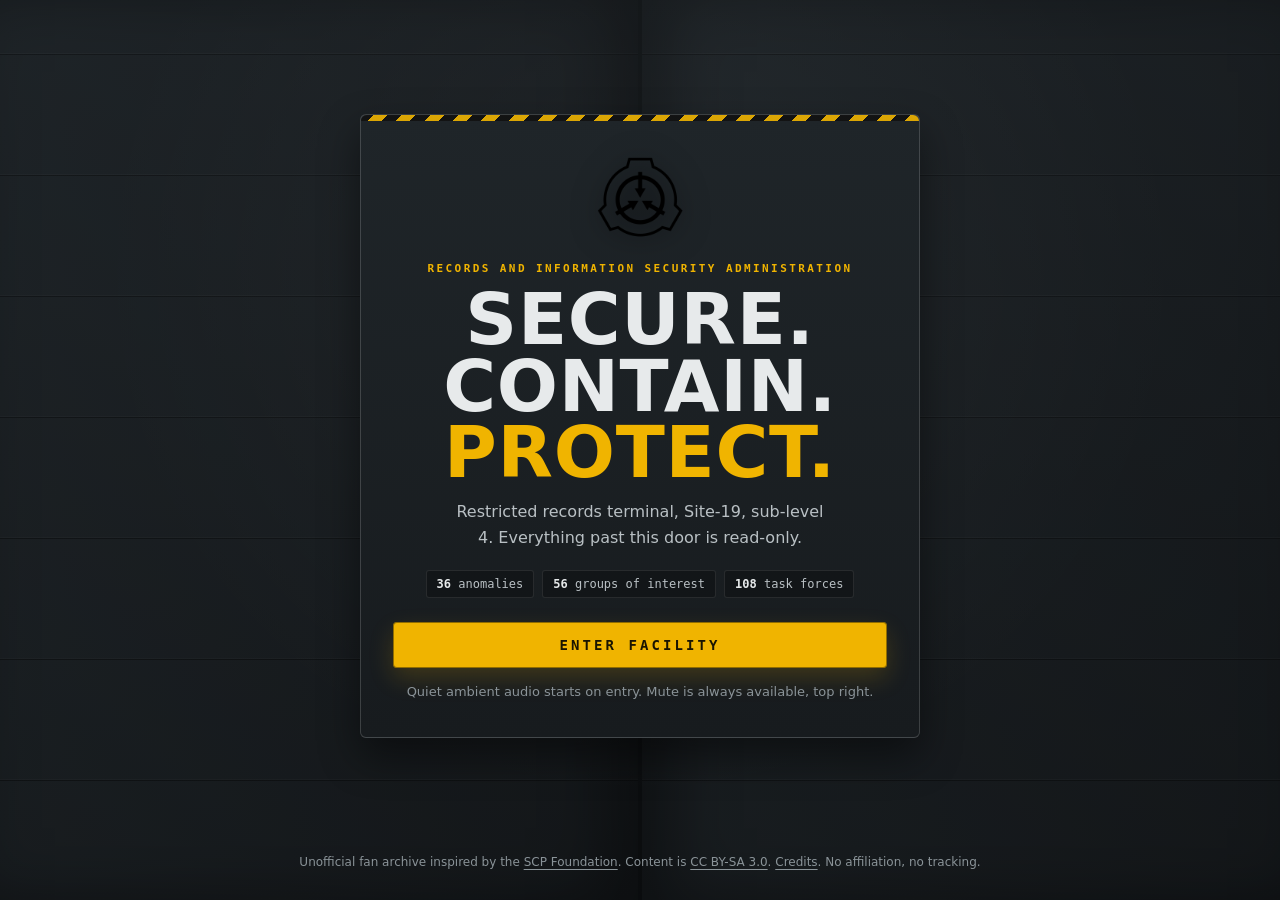
<file: index.html>
<!doctype html>
<html lang="en">
<head>
<meta charset="utf-8"><meta name="viewport" content="width=device-width,initial-scale=1">
<meta name="theme-color" content="#16191c">
<meta name="description" content="RAISA: an unofficial SCP Foundation fan archive. 36 anomaly dossiers, every Group of Interest and every Mobile Task Force on the official directories, with credited images.">
<title>RAISA · Foundation Records Archive</title>
<link rel="stylesheet" href="style.css">
<script src="archive-core.js" defer></script>
<script src="app.js" defer></script>
</head>
<body>
<section id="splash" class="splash" aria-labelledby="splash-title">
  <div class="splash-door" aria-hidden="true"><span></span><span></span></div>
  <div class="splash-panel">
    <div class="hazard" aria-hidden="true"></div>
    <img class="splash-emblem" src="assets/sourced/foundation-emblem.webp" alt="" width="120" height="120">
    <p class="eyebrow">Records and Information Security Administration</p>
    <h1 id="splash-title">Secure.<br>Contain.<br><em>Protect.</em></h1>
    <p class="splash-copy">Restricted records terminal, Site-19, sub-level 4. Everything past this door is read-only.</p>
    <ul class="splash-stats" aria-label="Archive contents"><li><strong>36</strong> anomalies</li><li><strong>56</strong> groups of interest</li><li><strong>108</strong> task forces</li></ul>
    <button id="enter" class="enter-button" disabled>Initializing terminal…</button>
    <p class="sound-note">Quiet ambient audio starts on entry. Mute is always available, top right.</p>
    <p id="load-error" role="alert" hidden></p>
  </div>
  <footer class="splash-footer"><p>Unofficial fan archive inspired by the <a href="https://scp-wiki.wikidot.com/" target="_blank" rel="noopener">SCP Foundation</a>. Content is <a href="https://creativecommons.org/licenses/by-sa/3.0/" target="_blank" rel="noopener license">CC BY-SA 3.0</a>. <a href="credits.html">Credits</a>. No affiliation, no tracking.</p></footer>
</section>

<div id="facility" hidden>
  <a class="skip-link" href="#collection-title">Skip to records</a>
  <header class="topbar">
    <a class="brand" href="#anomalies" data-section="anomalies" aria-label="RAISA archive home"><img src="assets/sourced/foundation-emblem.webp" alt="" width="34" height="34"><span><strong>RAISA</strong><small>Foundation Records</small></span></a>
    <nav class="section-nav" aria-label="Archive sections">
      <a class="section-link" href="#anomalies" data-section="anomalies">Anomalies <span class="nav-count" data-count="anomalies">36</span></a>
      <a class="section-link" href="#groups" data-section="groups">Groups <span class="nav-long">of Interest</span> <span class="nav-count" data-count="groups">56</span></a>
      <a class="section-link" href="#task-forces" data-section="task-forces"><span class="nav-long">Mobile </span>Task Forces <span class="nav-count" data-count="task-forces">1804</span></a>
    </nav>
    <button id="mute" class="mute-button" type="button" aria-pressed="false"><svg class="mute-icon" viewBox="0 0 20 16" width="18" height="14" aria-hidden="true" focusable="false"><path d="M1 5h4l5-4v14l-5-4H1z" fill="currentColor"/><path class="wave" d="M13 4.5a5 5 0 0 1 0 7M15.5 2a8.5 8.5 0 0 1 0 12" fill="none" stroke="currentColor" stroke-width="1.6" stroke-linecap="round"/><path class="cross" d="M13 5l6 6M19 5l-6 6" stroke="currentColor" stroke-width="1.6" stroke-linecap="round"/></svg><span class="mute-label">Audio on</span></button>
  </header>

  <main id="main">
    <section class="hero" aria-labelledby="hero-title">
      <div class="hero-wall" aria-hidden="true"></div>
      <div class="hero-inner">
        <p class="eyebrow">Internal network · Archive directory · Level 4</p>
        <h1 id="hero-title" tabindex="-1">The anomalous, <span>on record.</span></h1>
        <p class="hero-lede">Containment files, intelligence briefs on every Group of Interest, and the Foundation's Mobile Task Force directory, all in one place.</p>
        <ul class="hero-routes">
          <li><a class="section-link route-tile" href="#anomalies" data-section="anomalies"><span class="route-k">Sector A</span><strong>Anomalies</strong><span class="route-n"><b data-count="anomalies">36</b> dossiers</span></a></li>
          <li><a class="section-link route-tile" href="#groups" data-section="groups"><span class="route-k">Sector G</span><strong>Groups of Interest</strong><span class="route-n"><b data-count="groups">56</b> organisations</span></a></li>
          <li><a class="section-link route-tile" href="#task-forces" data-section="task-forces"><span class="route-k">Sector M</span><strong>Mobile Task Forces</strong><span class="route-n"><b data-count="task-forces-dossiers">108</b> dossiers · <b data-count="task-forces">1804</b> listed</span></a></li>
        </ul>
      </div>
      <div class="hazard hazard-bottom" aria-hidden="true"></div>
    </section>

    <section id="collection" class="collection" aria-labelledby="collection-title" data-section="anomalies">
      <header class="collection-head">
        <p class="eyebrow" id="collection-eyebrow">Containment records</p>
        <h2 id="collection-title" tabindex="-1">Anomalies</h2>
        <p class="collection-lede" id="collection-lede"></p>
        <p class="mtf-note" id="mtf-note" hidden>Coverage: <strong>108 full dossiers</strong> for every unit on the <a href="https://scp-wiki.wikidot.com/task-forces" target="_blank" rel="noopener">Mobile Task Forces directory</a>, plus <strong>1,696 shorter list entries</strong> for every other task force on <a href="https://scp-wiki.wikidot.com/task-forces-complete-list" target="_blank" rel="noopener">A Comprehensive List of Mobile Task Forces</a> (vehicles and joke task forces excluded). List entries use only that list. The list calls itself a writers’ tool, not a canonical record, so numbers repeat across stories. Use the Coverage menu to switch.</p>
      </header>
      <div class="toolbar">
        <div class="search-field"><label id="search-label" for="search">Search</label><input id="search" type="search" autocomplete="off" spellcheck="false"></div>
        <div id="mtf-selects" class="selects" hidden>
          <label>Designation letter<select id="greek"></select></label>
          <label>Coverage<select id="directory"></select></label>
        </div>
        <div id="chips" class="chips" role="group"></div>
        <p id="result-count" class="result-count" role="status" aria-live="polite"></p>
      </div>
      <ul id="grid" class="grid" aria-label="Results"></ul>
      <button id="more" type="button" class="outline-button more-button" hidden>Show more</button>
      <div id="empty" class="empty-state" hidden><p class="eyebrow">Query returned zero records</p><h3>No matching file.</h3><p>Try a different number, name or filter.</p><button id="reset" type="button" class="outline-button">Reset search and filters</button></div>
    </section>
  </main>

  <footer class="site-footer">
    <div class="hazard" aria-hidden="true"></div>
    <div class="footer-inner">
      <div><strong>Secure. Contain. Protect.</strong><p class="mono tiny">RAISA · an unofficial SCP fan archive</p></div>
      <p>Inspired by the <a href="https://scp-wiki.wikidot.com/" target="_blank" rel="noopener">SCP Foundation</a> and its contributors. Card images are credited community works, downloaded and served locally. See <a href="credits.html">credits &amp; image register</a>. Dossier summaries, incident vignettes and original artwork are fan-made. Shared under <a href="https://creativecommons.org/licenses/by-sa/3.0/" target="_blank" rel="noopener license">CC BY-SA 3.0</a>. Not affiliated with the SCP Wiki.</p>
    </div>
  </footer>
</div>

<dialog id="dossier" class="dossier-dialog" aria-labelledby="dossier-title"></dialog>
<noscript><p class="noscript">This archive needs JavaScript to load its records. No account or network service is required.</p></noscript>
</body>
</html>
</file>
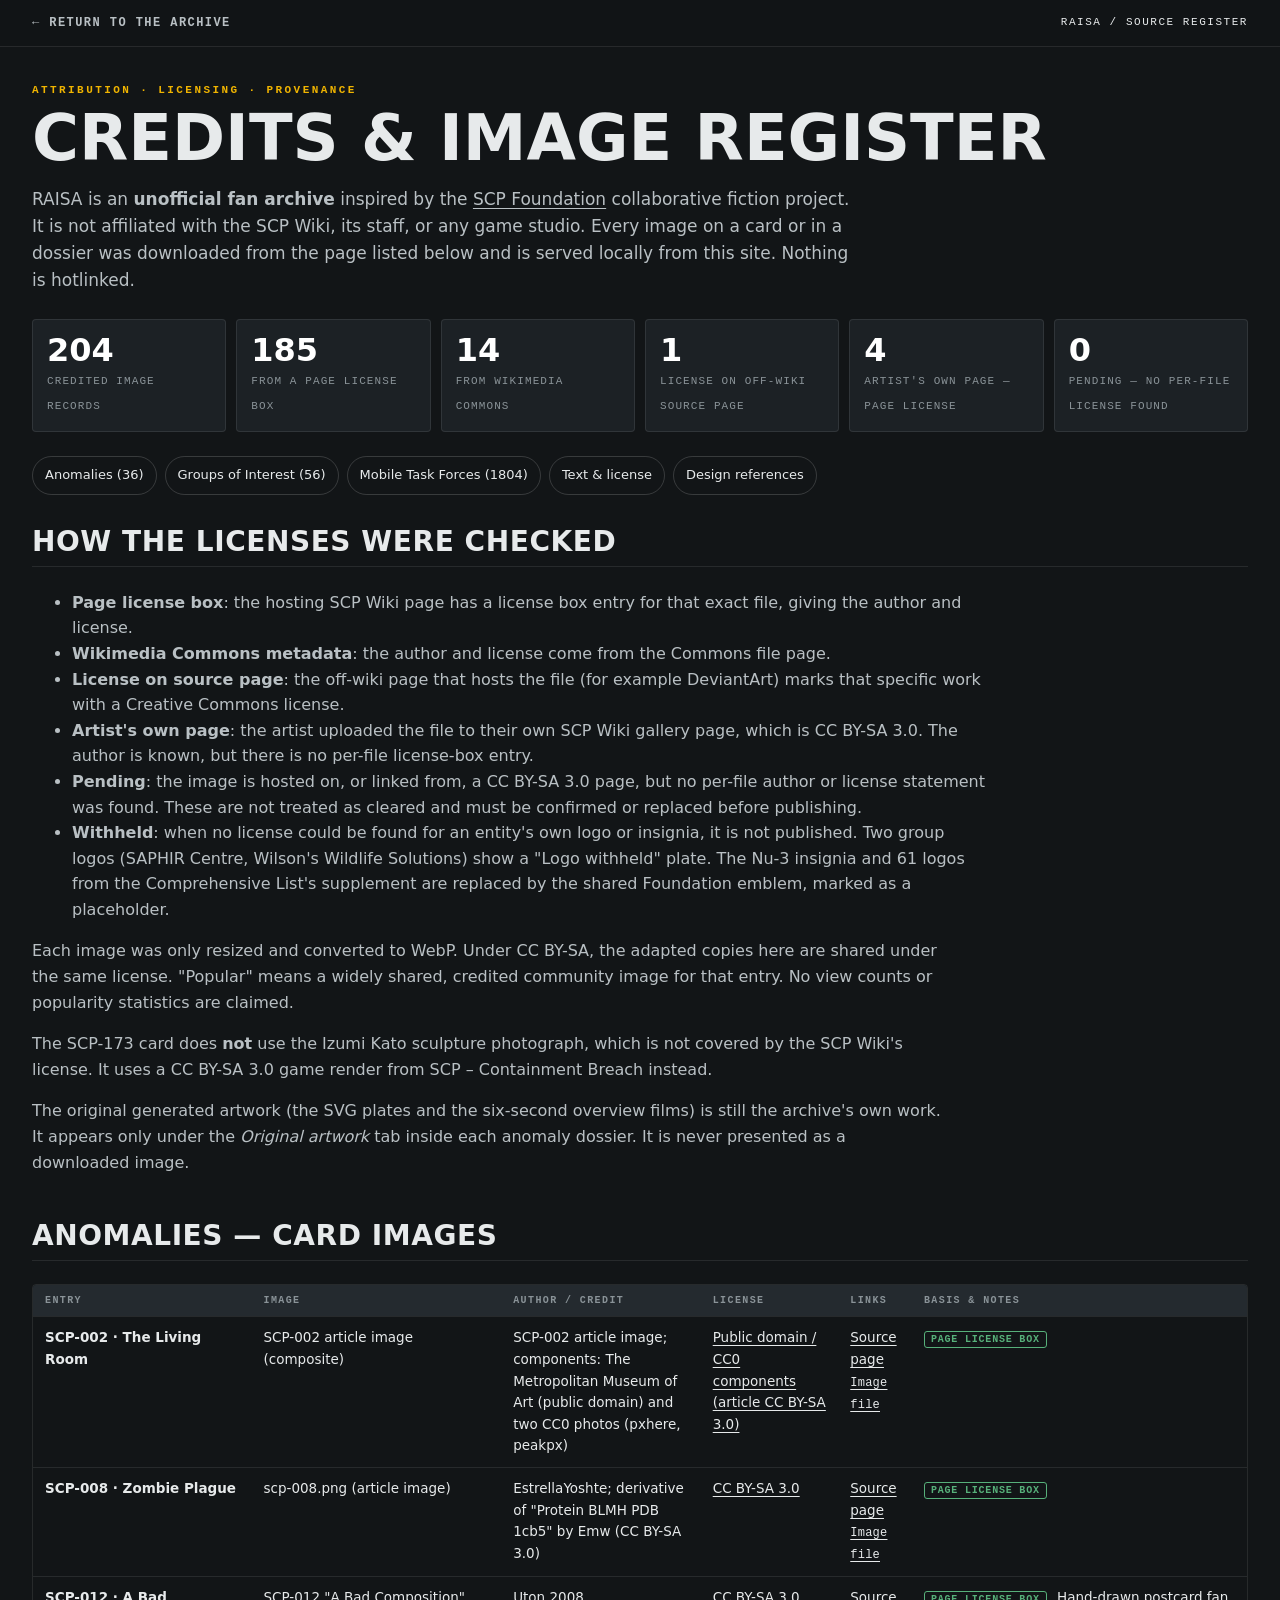
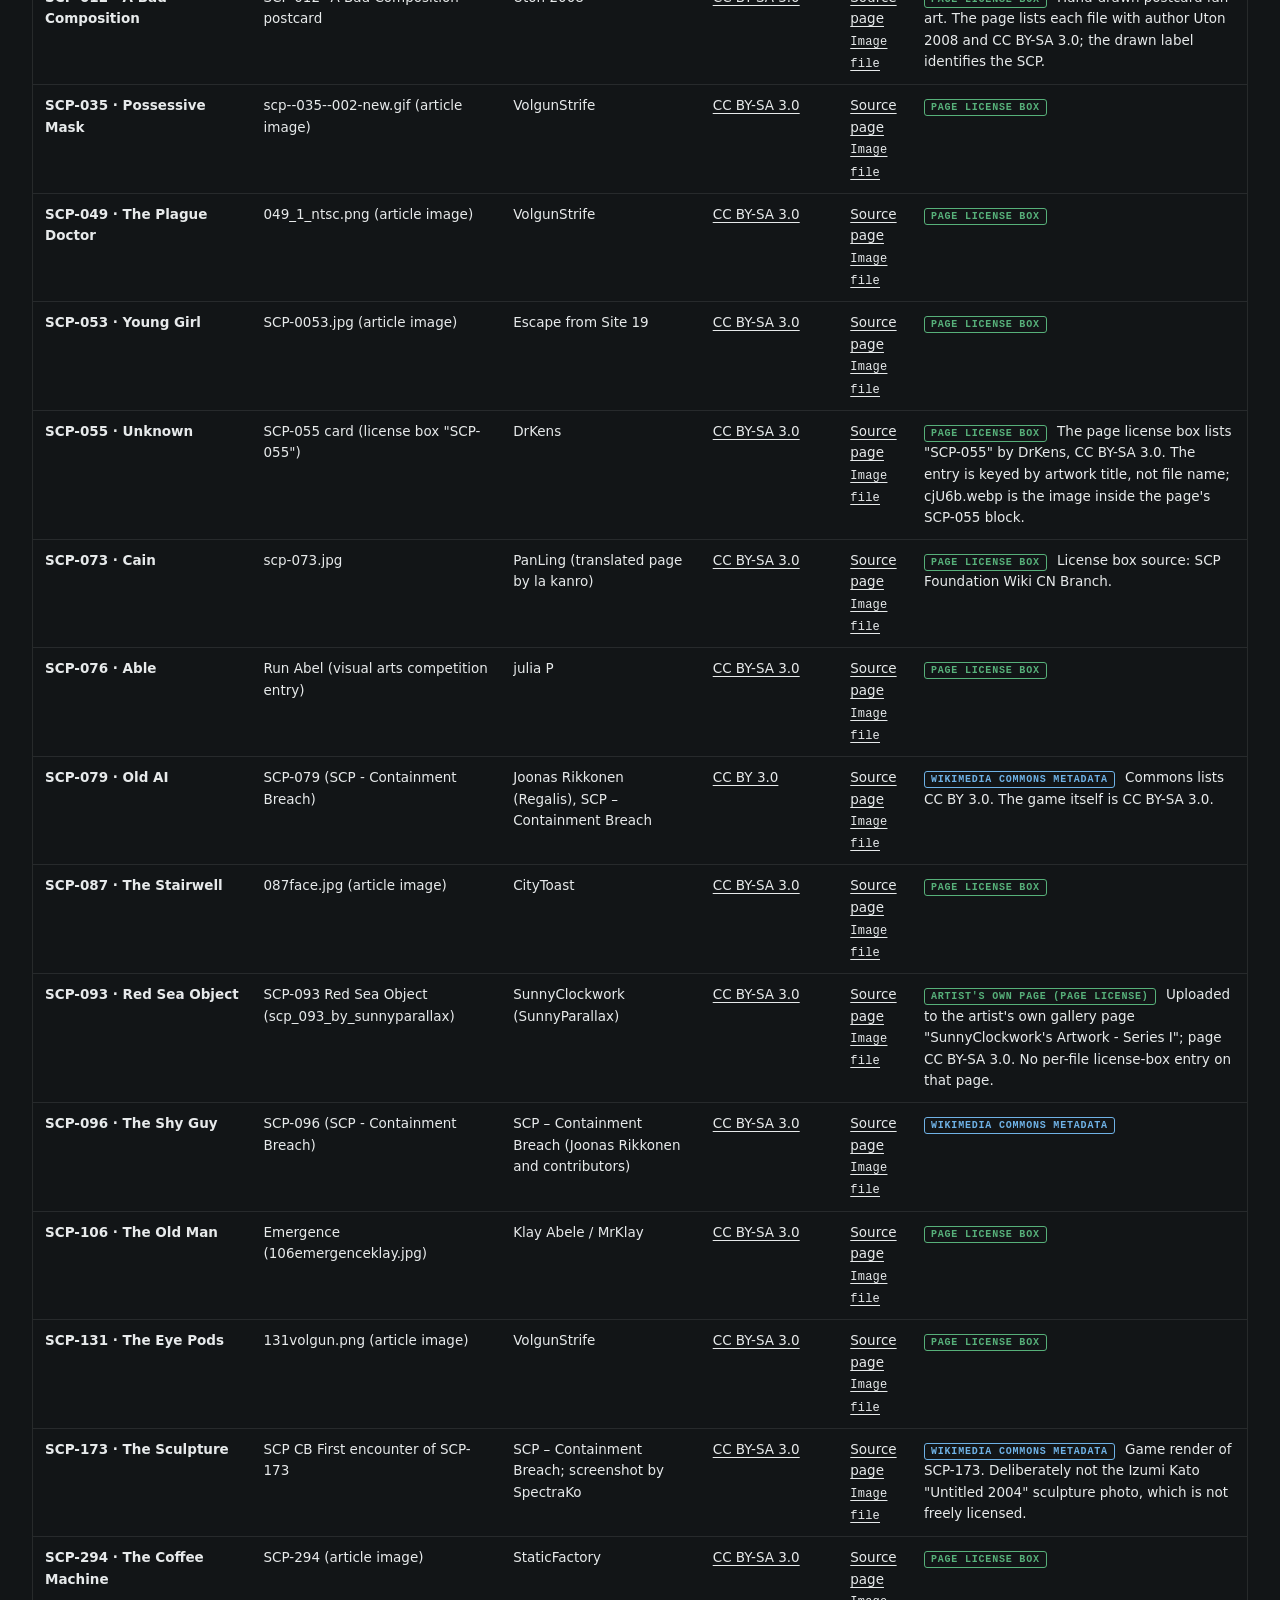
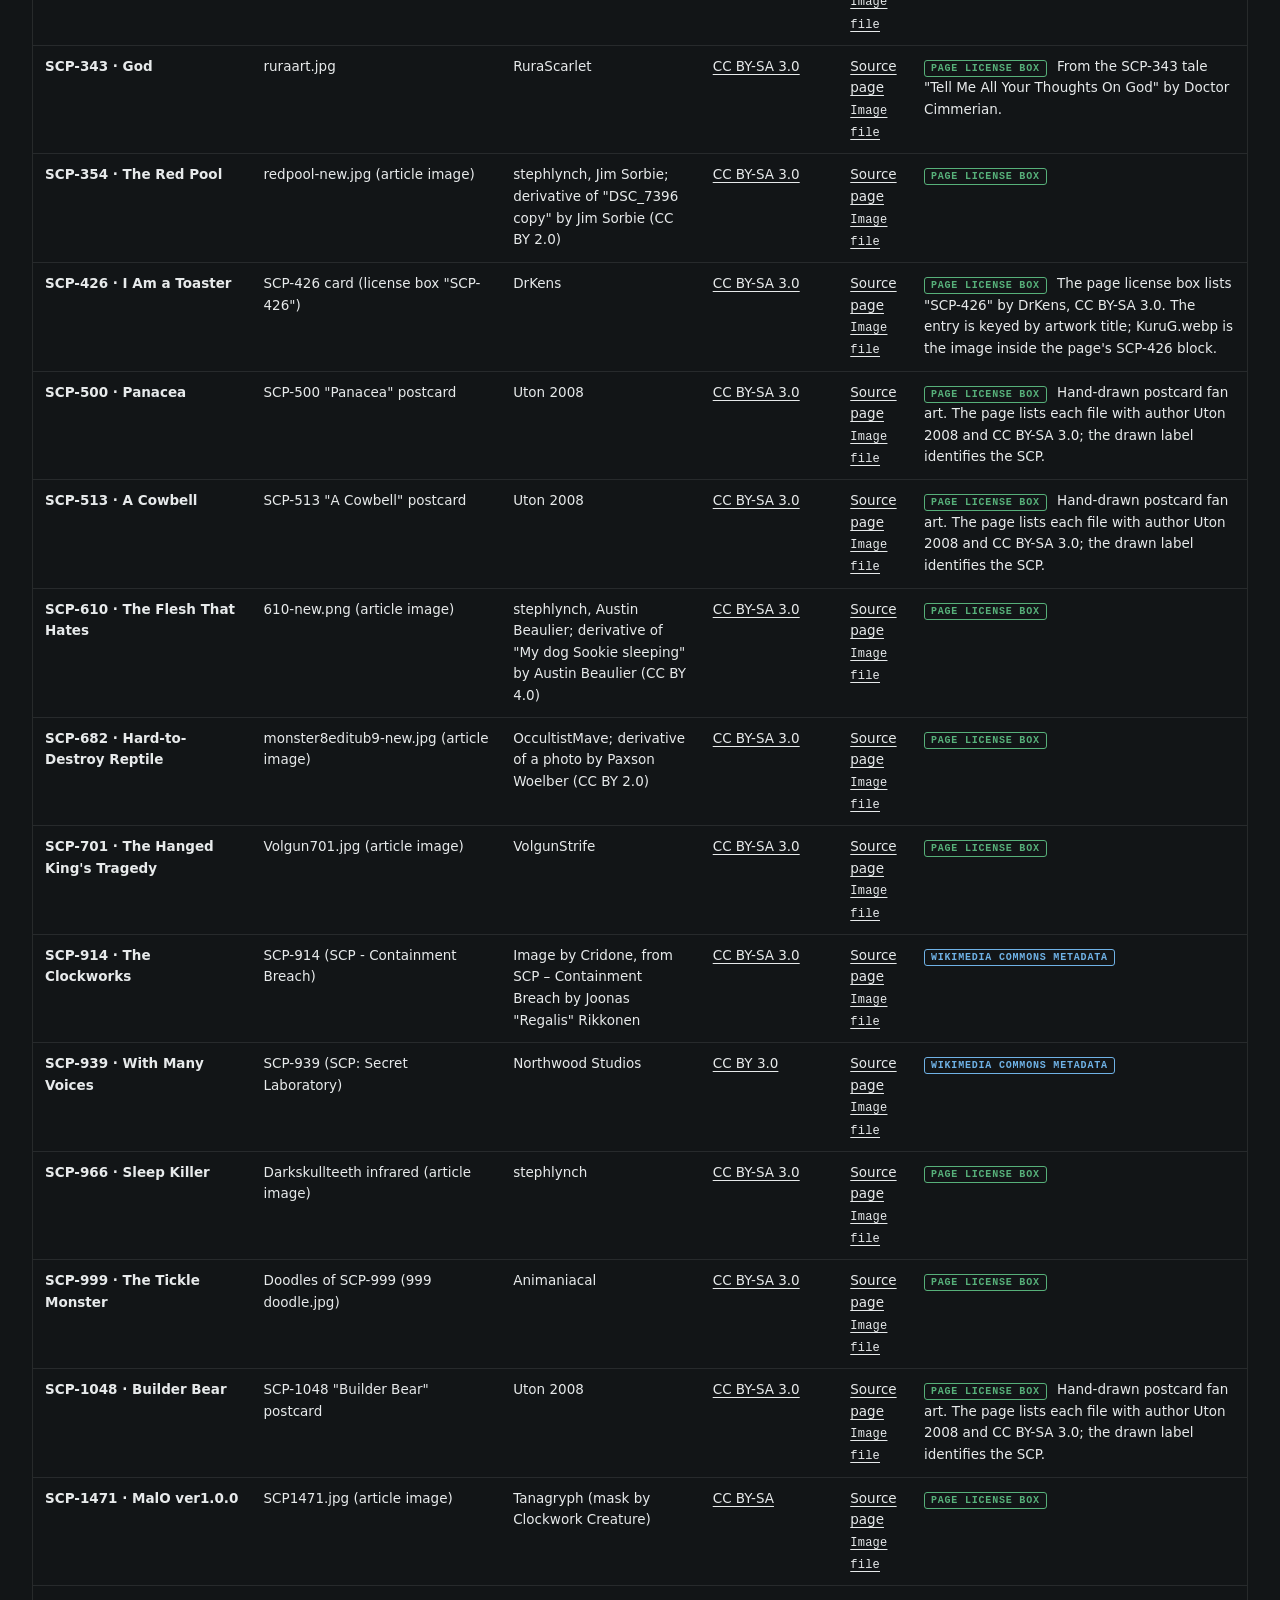
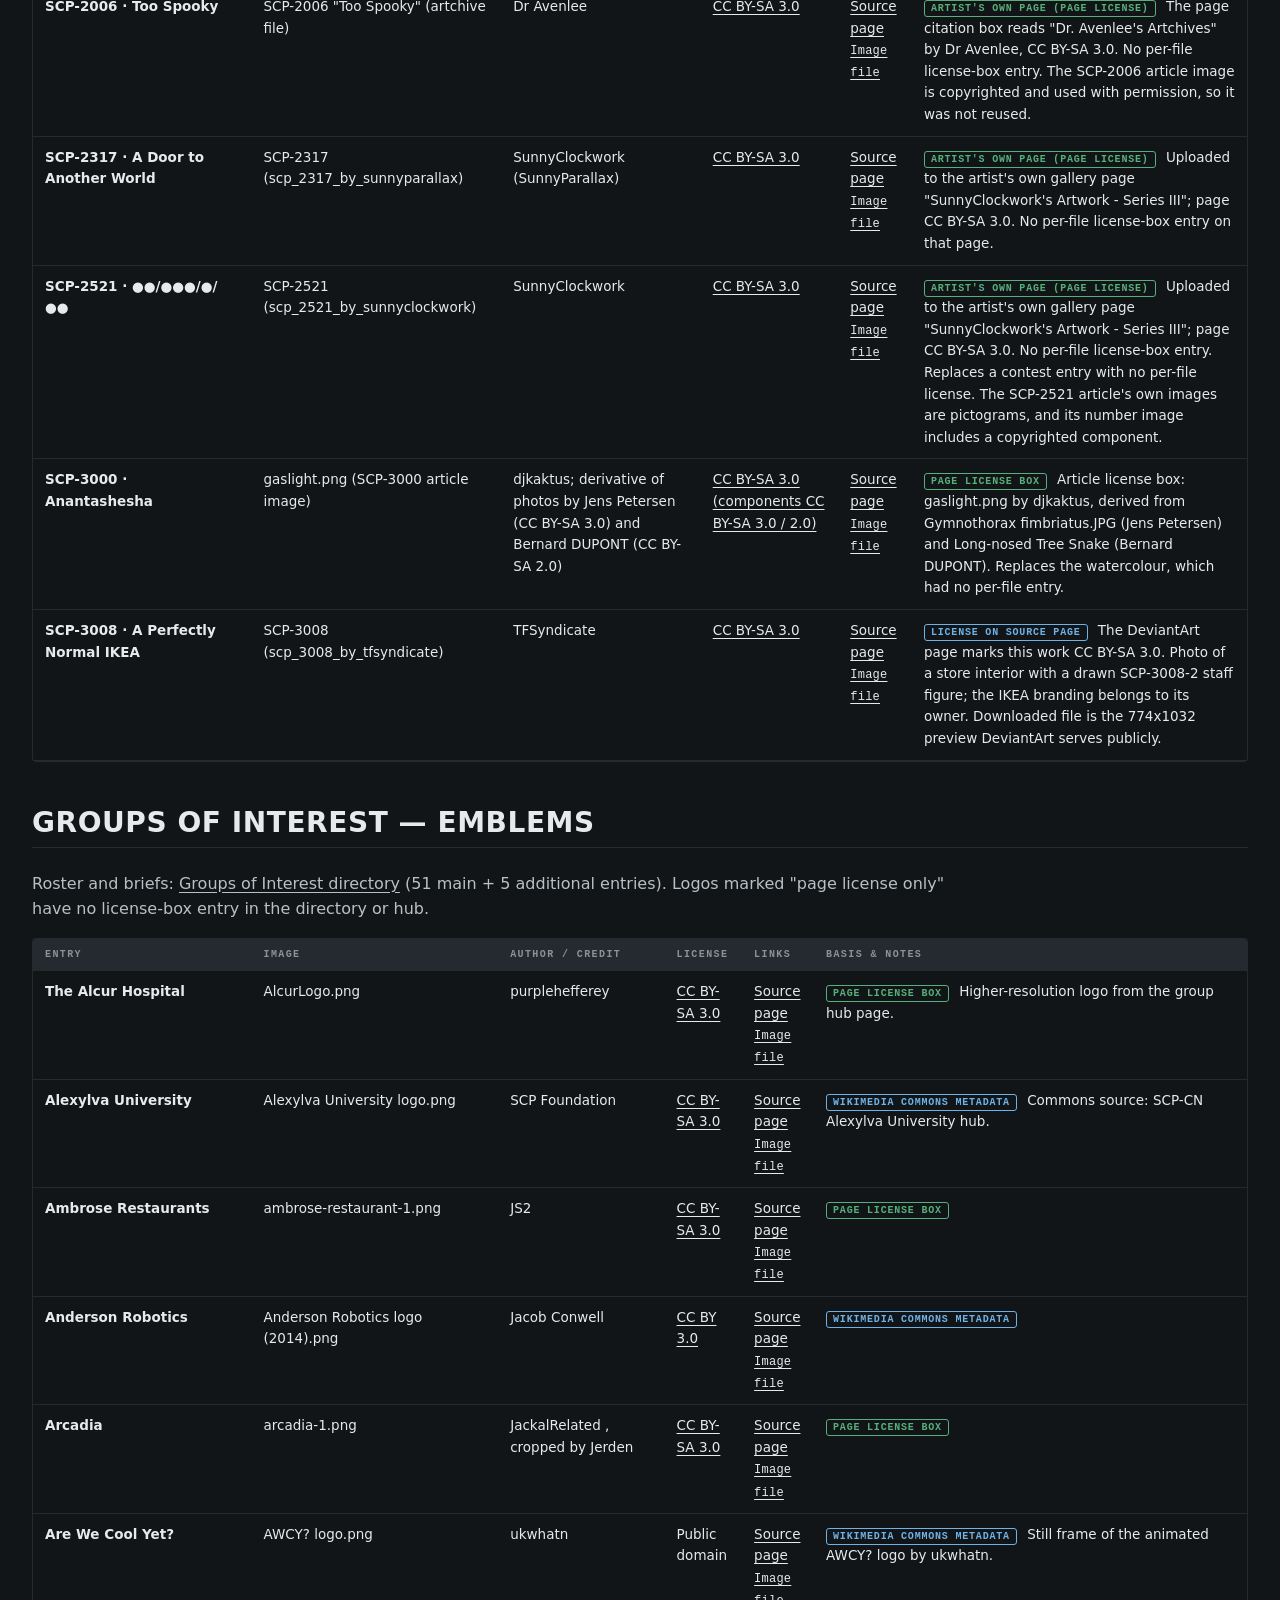
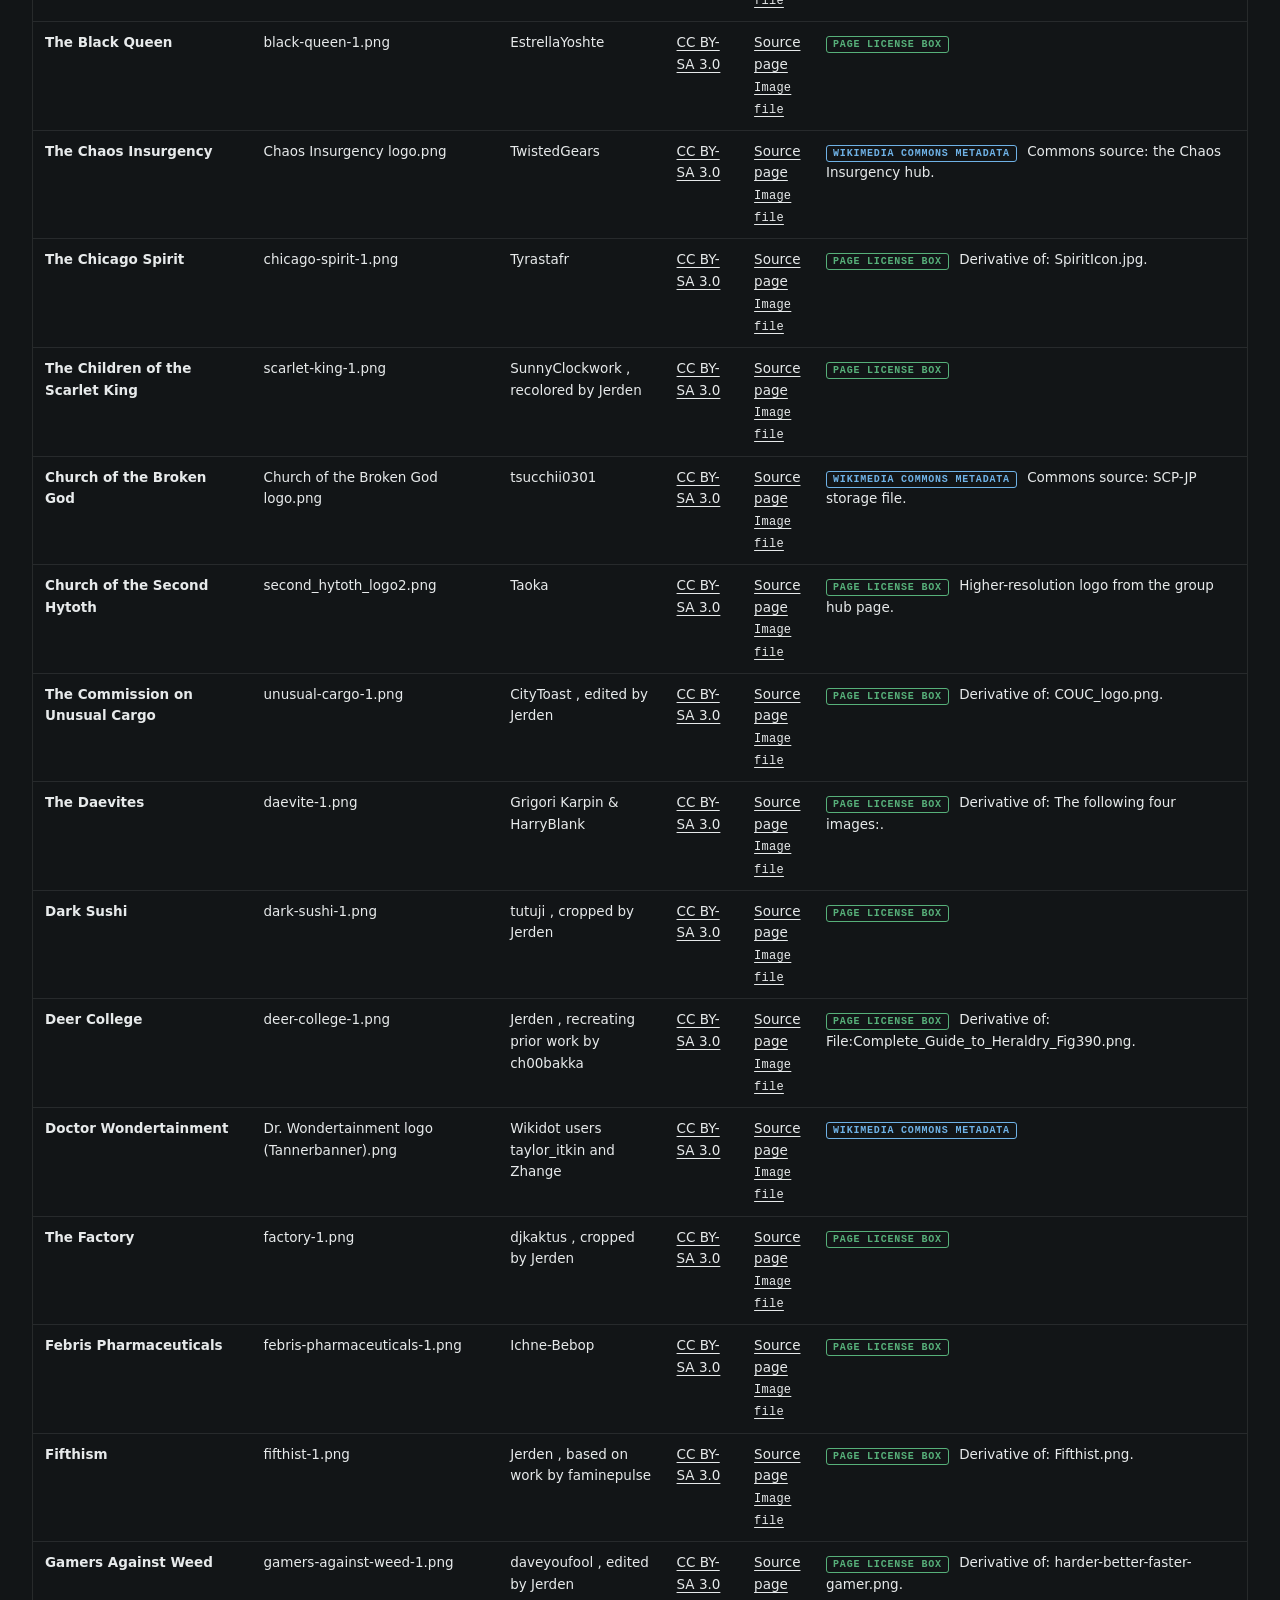
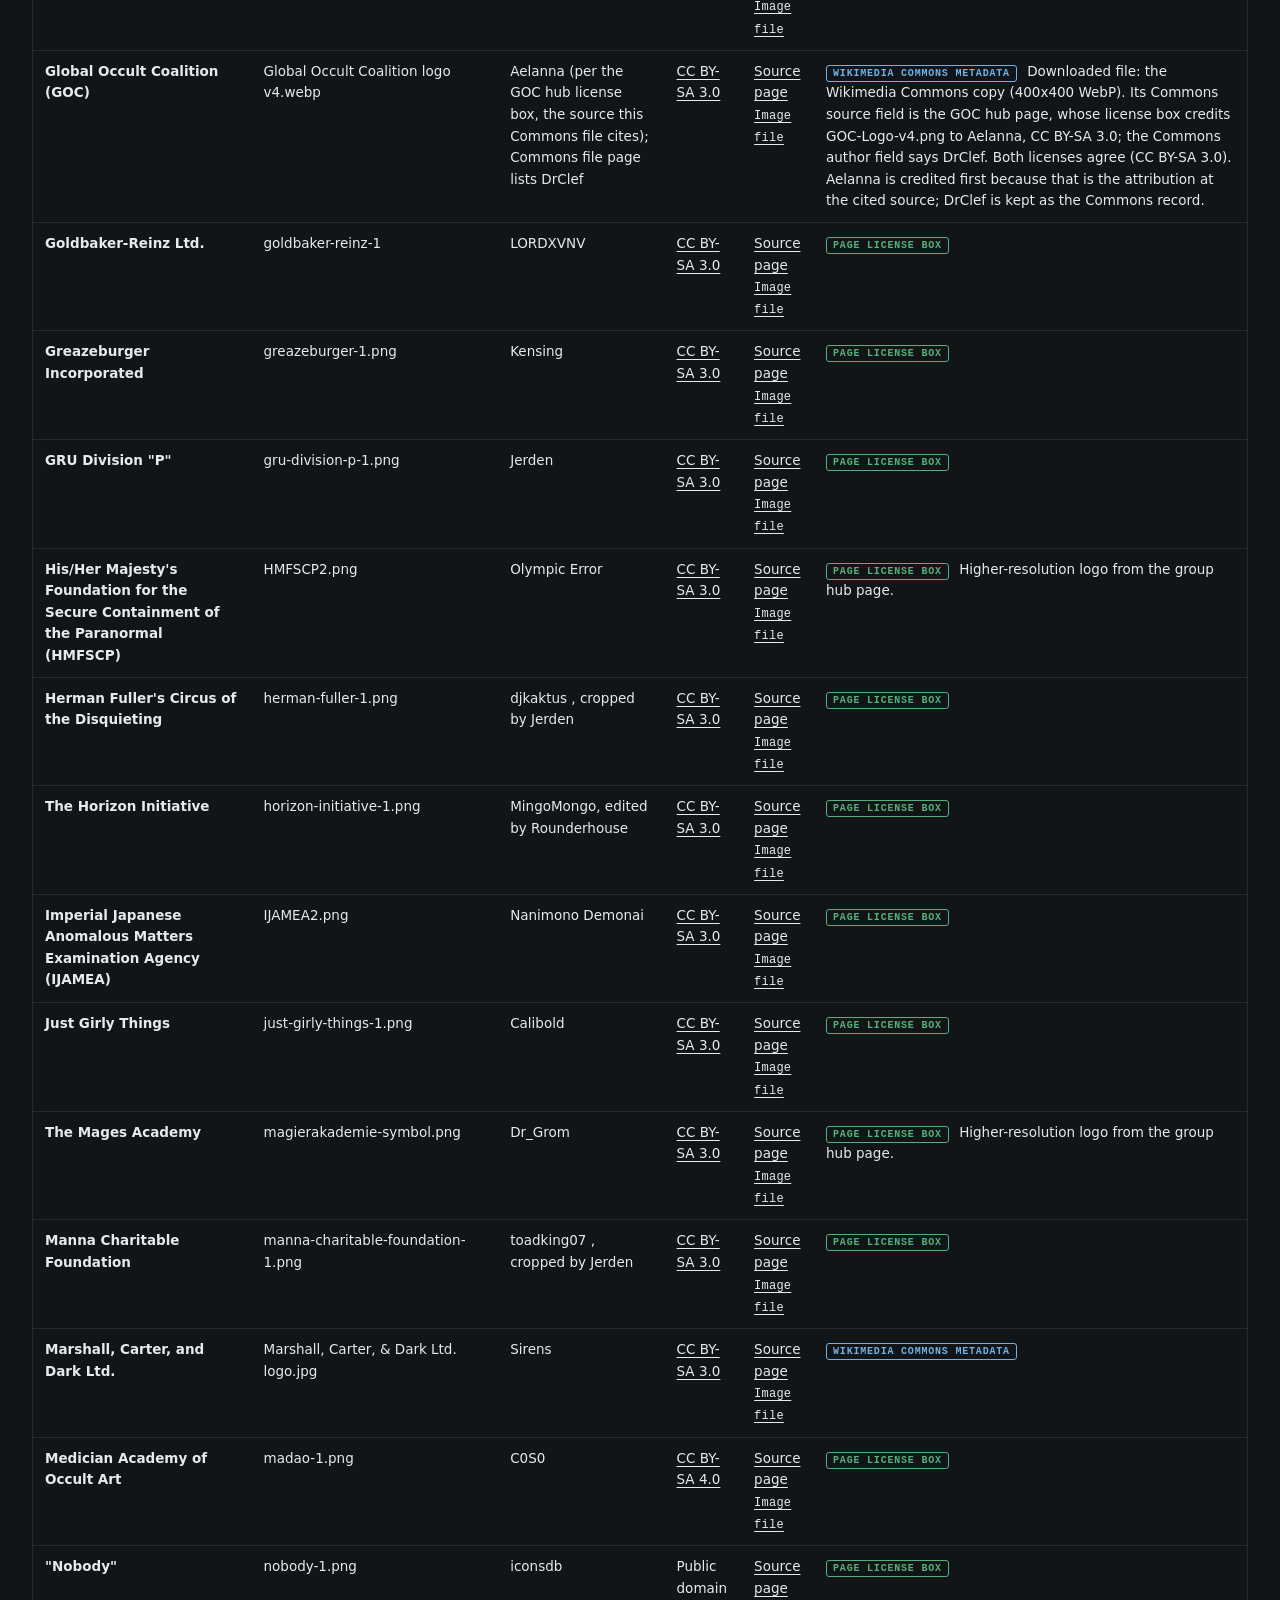
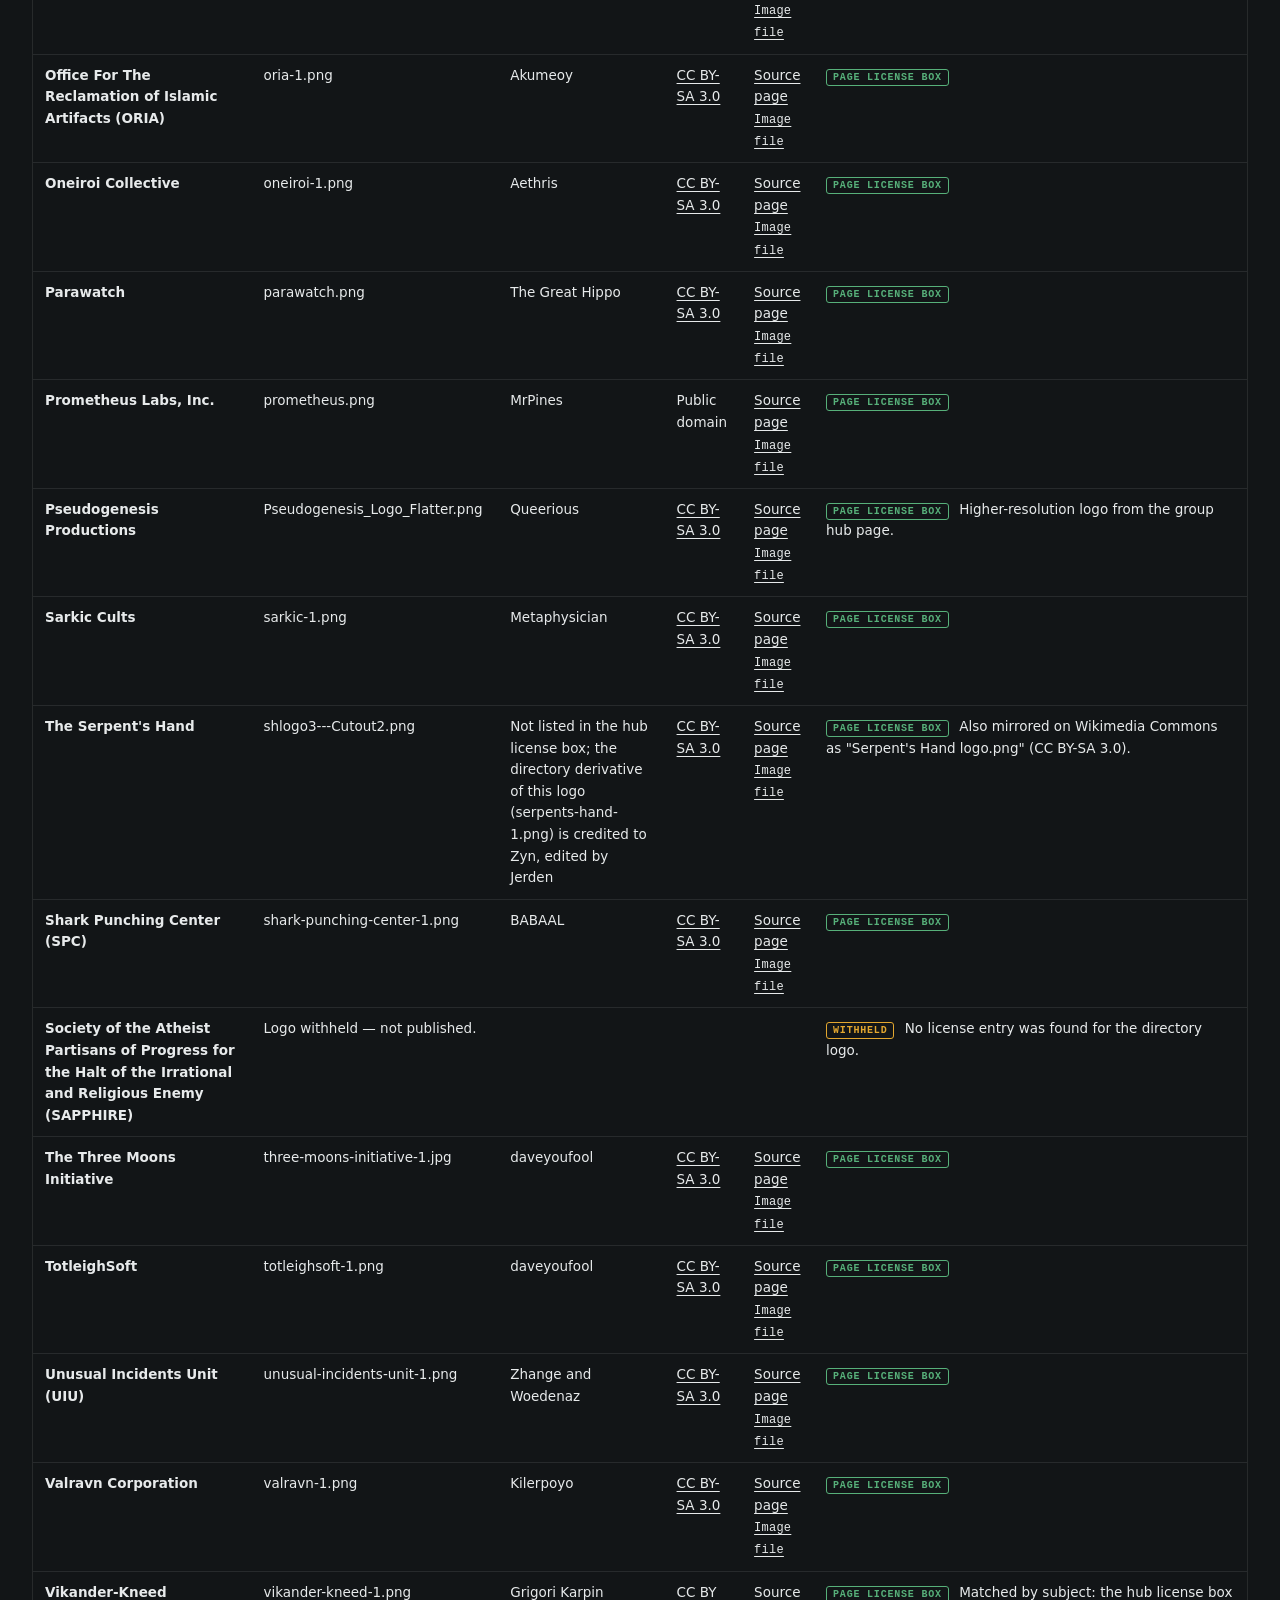
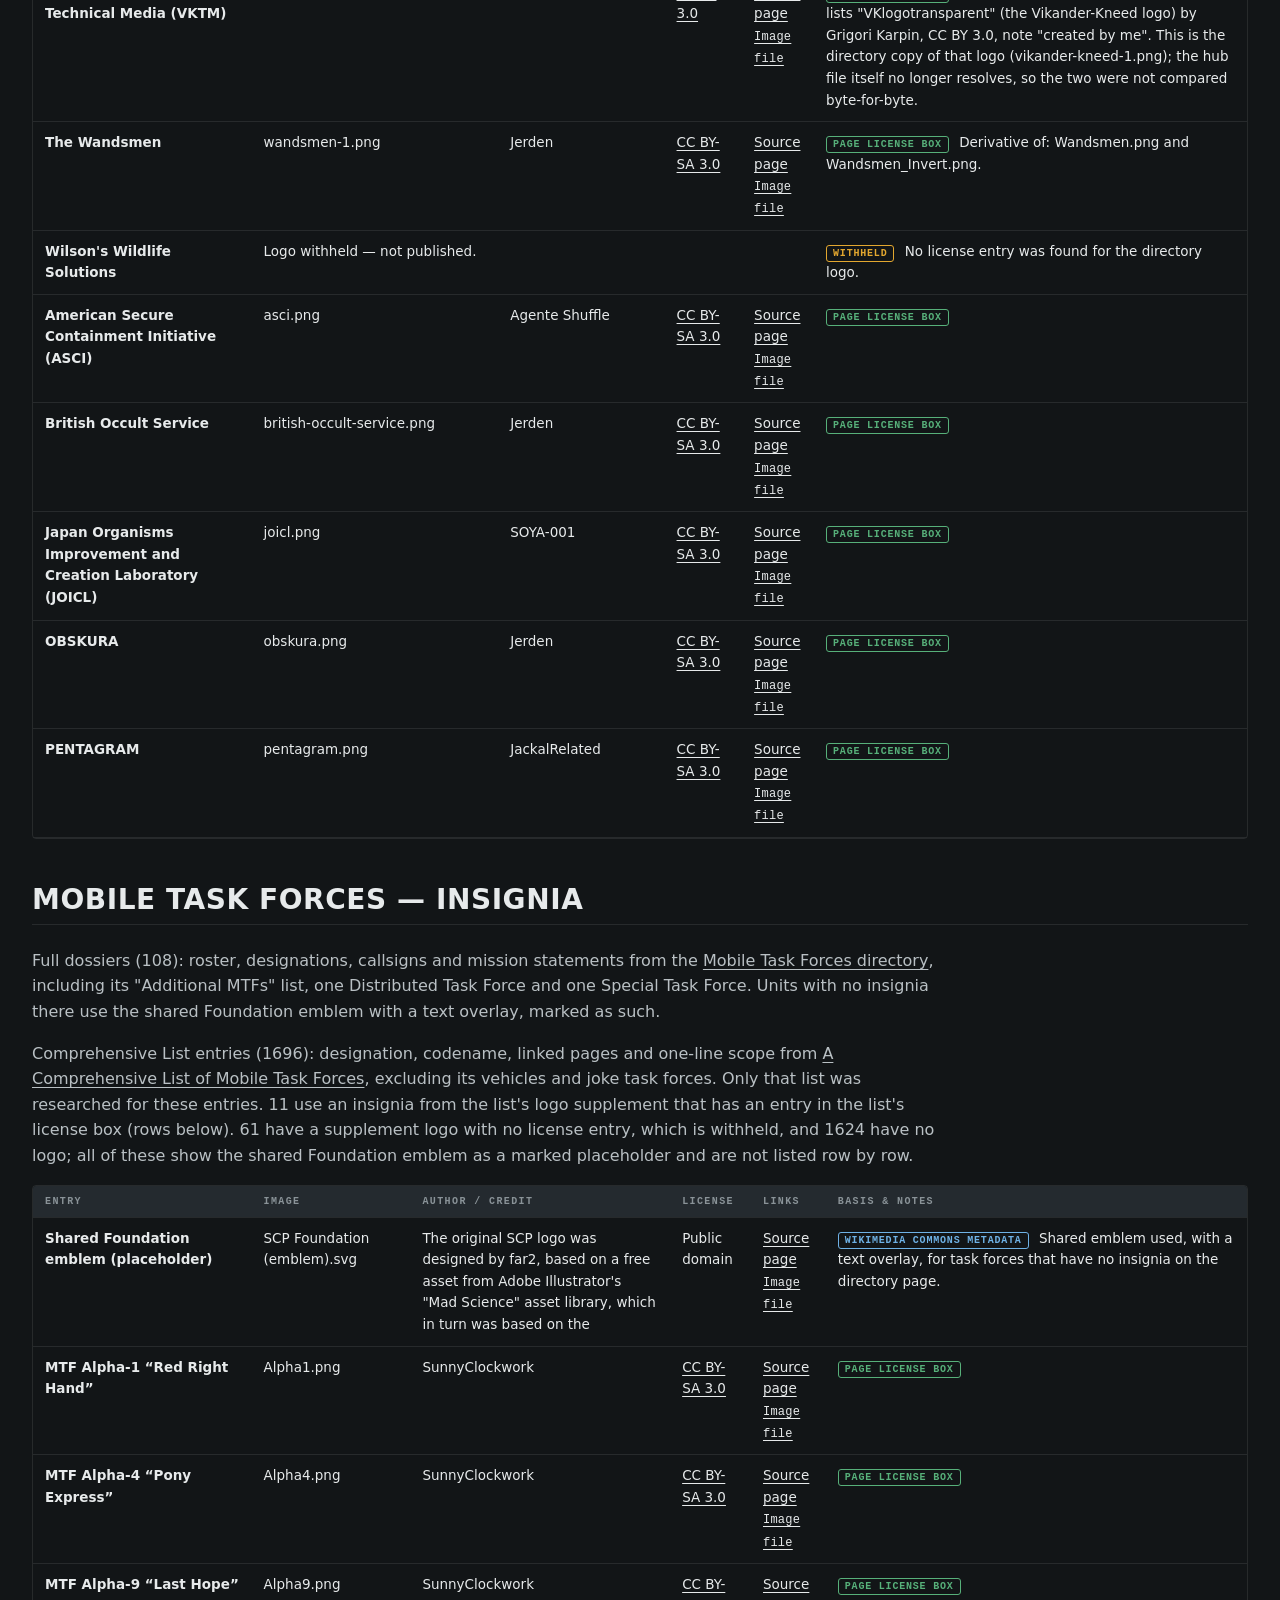
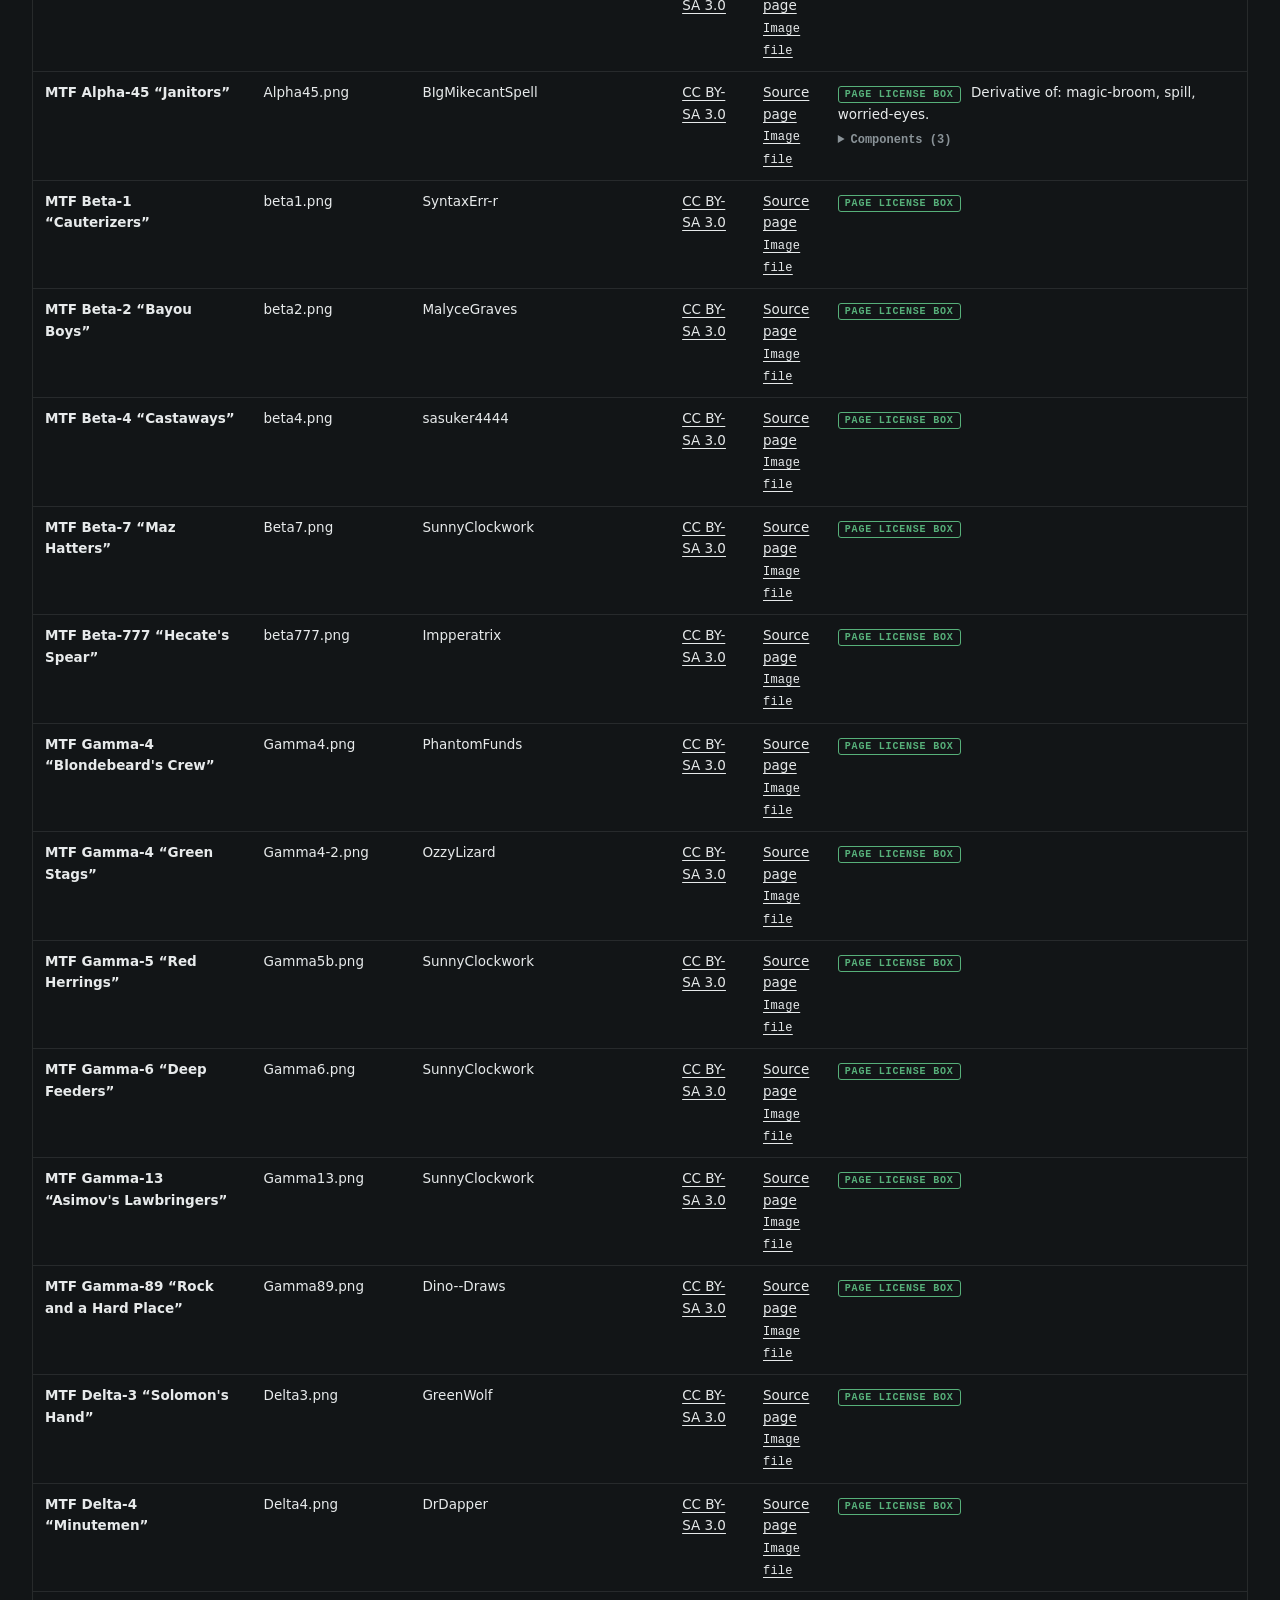
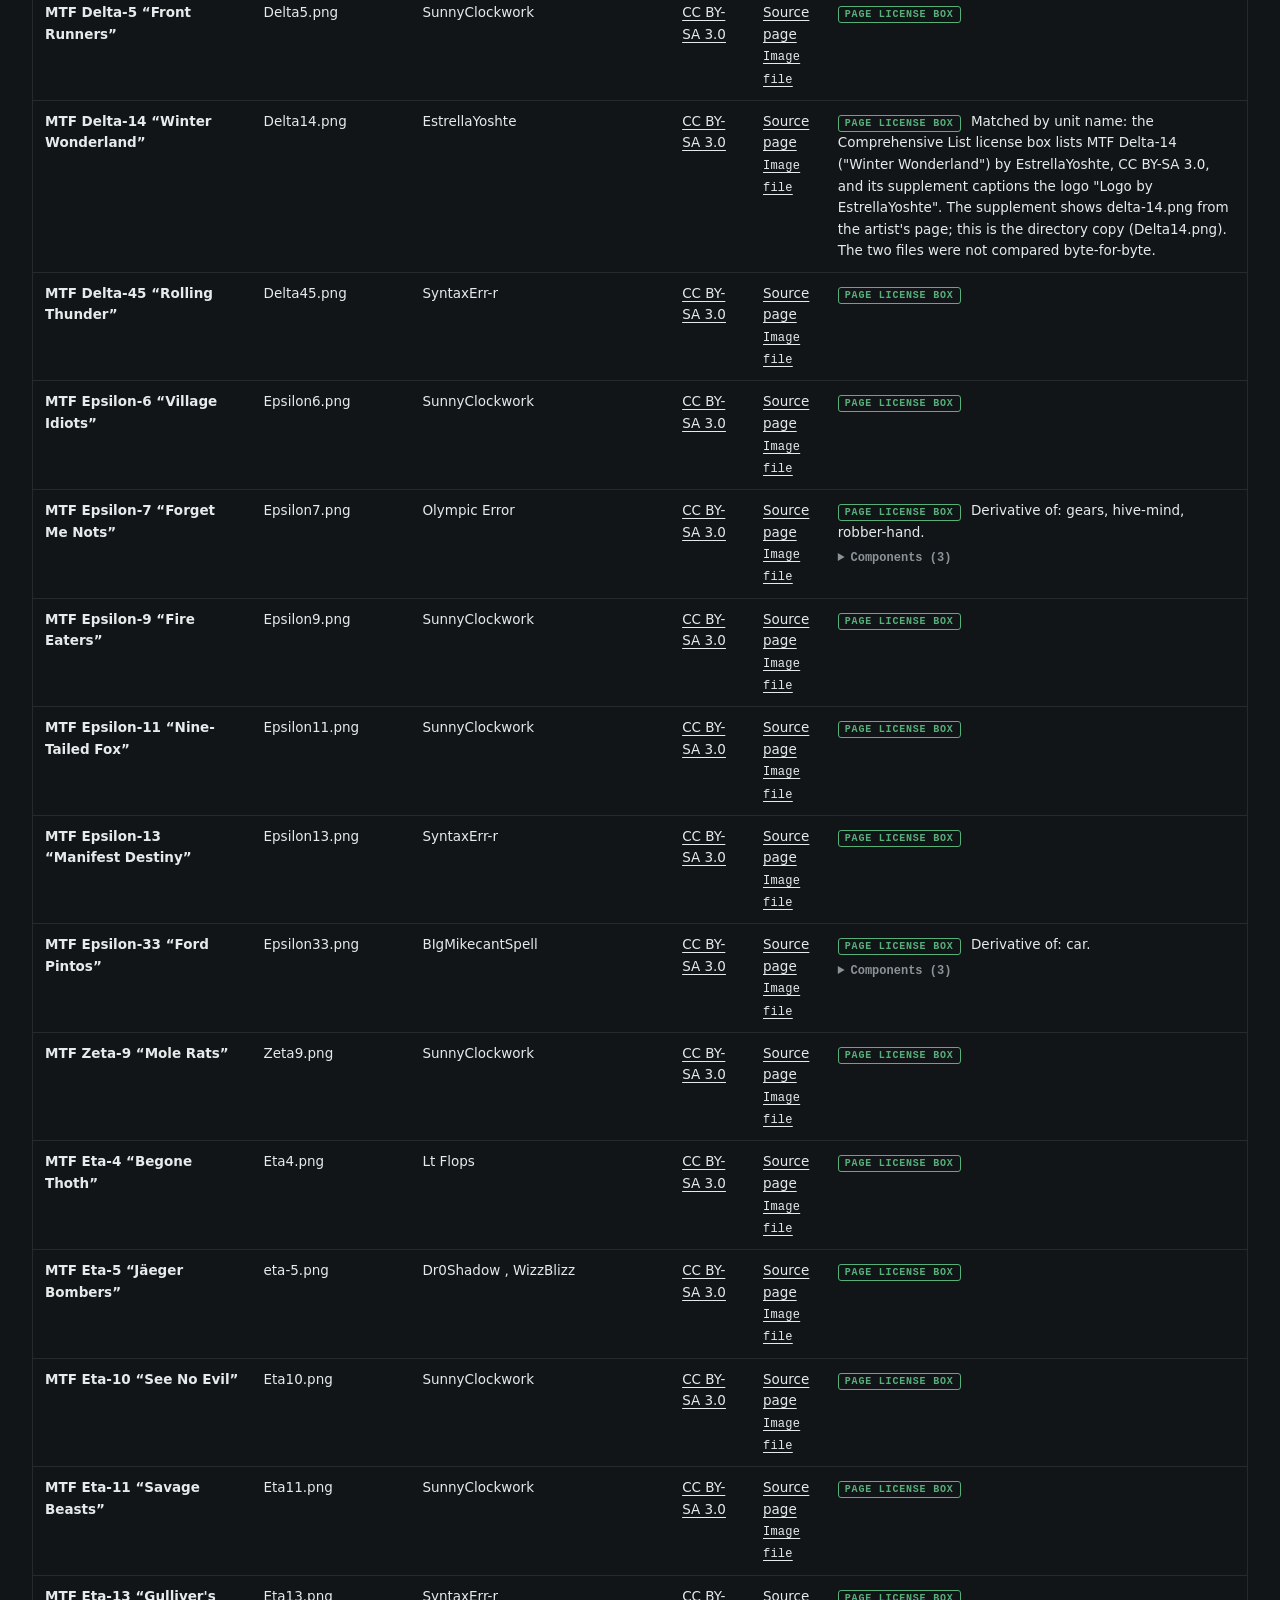
<file: credits.html>
<!doctype html>
<html lang="en">
<head>
<meta charset="utf-8"><meta name="viewport" content="width=device-width,initial-scale=1">
<meta name="theme-color" content="#16191c">
<title>Credits &amp; image register · RAISA</title>
<link rel="stylesheet" href="style.css">
</head>
<body class="credits-page">
<header class="credits-top"><a class="text-link" href="index.html#anomalies">← Return to the archive</a><span class="mono tiny">RAISA / SOURCE REGISTER</span></header>
<main class="credits" id="top">
  <p class="eyebrow">Attribution · licensing · provenance</p>
  <h1>Credits &amp; image register</h1>
  <p class="lede">RAISA is an <strong>unofficial fan archive</strong> inspired by the <a href="https://scp-wiki.wikidot.com/">SCP Foundation</a> collaborative fiction project. It is not affiliated with the SCP Wiki, its staff, or any game studio. Every image on a card or in a dossier was downloaded from the page listed below and is served locally from this site. Nothing is hotlinked.</p>
  <div class="credit-stats" role="list">
    <div role="listitem"><strong>204</strong><span>credited image records</span></div>
    <div role="listitem"><strong>185</strong><span>from a page license box</span></div>
    <div role="listitem"><strong>14</strong><span>from Wikimedia Commons</span></div>
    <div role="listitem"><strong>1</strong><span>license on off-wiki source page</span></div>
    <div role="listitem"><strong>4</strong><span>artist's own page — page license</span></div>
    <div role="listitem"><strong>0</strong><span>pending — no per-file license found</span></div>
  </div>
  <nav class="credit-nav" aria-label="Register sections"><a href="#anomalies-credits">Anomalies (36)</a><a href="#groups-credits">Groups of Interest (56)</a><a href="#mtf-credits">Mobile Task Forces (1804)</a><a href="#text">Text &amp; license</a><a href="#design">Design references</a></nav>

  <section id="licensing" class="credit-block">
    <h2>How the licenses were checked</h2>
    <ul>
      <li><strong>Page license box</strong>: the hosting SCP Wiki page has a license box entry for that exact file, giving the author and license.</li>
      <li><strong>Wikimedia Commons metadata</strong>: the author and license come from the Commons file page.</li>
      <li><strong>License on source page</strong>: the off-wiki page that hosts the file (for example DeviantArt) marks that specific work with a Creative Commons license.</li>
      <li><strong>Artist's own page</strong>: the artist uploaded the file to their own SCP Wiki gallery page, which is CC BY-SA 3.0. The author is known, but there is no per-file license-box entry.</li>
      <li><strong>Pending</strong>: the image is hosted on, or linked from, a CC BY-SA 3.0 page, but no per-file author or license statement was found. These are not treated as cleared and must be confirmed or replaced before publishing.</li>
      <li><strong>Withheld</strong>: when no license could be found for an entity's own logo or insignia, it is not published. Two group logos (SAPHIR Centre, Wilson's Wildlife Solutions) show a "Logo withheld" plate. The Nu-3 insignia and 61 logos from the Comprehensive List's supplement are replaced by the shared Foundation emblem, marked as a placeholder.</li>
    </ul>
    <p>Each image was only resized and converted to WebP. Under CC BY-SA, the adapted copies here are shared under the same license. "Popular" means a widely shared, credited community image for that entry. No view counts or popularity statistics are claimed.</p>
    <p>The SCP-173 card does <strong>not</strong> use the Izumi Kato sculpture photograph, which is not covered by the SCP Wiki's license. It uses a CC BY-SA 3.0 game render from SCP – Containment Breach instead.</p>
    <p>The original generated artwork (the SVG plates and the six-second overview films) is still the archive's own work. It appears only under the <em>Original artwork</em> tab inside each anomaly dossier. It is never presented as a downloaded image.</p>
  </section>

  <section id="anomalies-credits" class="credit-block">
    <h2>Anomalies — card images</h2>
    <div class="table-wrap"><table><thead><tr><th scope="col">Entry</th><th scope="col">Image</th><th scope="col">Author / credit</th><th scope="col">License</th><th scope="col">Links</th><th scope="col">Basis &amp; notes</th></tr></thead><tbody><tr id="credit-scp-002"><th scope="row">SCP-002 · The Living Room</th><td>SCP-002 article image (composite)</td><td>SCP-002 article image; components: The Metropolitan Museum of Art (public domain) and two CC0 photos (pxhere, peakpx)</td><td><a href="https://creativecommons.org/licenses/by-sa/3.0/" rel="noopener license">Public domain / CC0 components (article CC BY-SA 3.0)</a></td><td><a href="https://scp-wiki.wikidot.com/scp-002" rel="noopener">Source page</a><br><a class="mono" href="https://scp-wiki.wdfiles.com/local--files/scp-002/800px-SCP002-new.jpg" rel="noopener">Image file</a></td><td><span class="basis basis-license-box">Page license box</span></td></tr><tr id="credit-scp-008"><th scope="row">SCP-008 · Zombie Plague</th><td>scp-008.png (article image)</td><td>EstrellaYoshte; derivative of &quot;Protein BLMH PDB 1cb5&quot; by Emw (CC BY-SA 3.0)</td><td><a href="https://creativecommons.org/licenses/by-sa/3.0/" rel="noopener license">CC BY-SA 3.0</a></td><td><a href="https://scp-wiki.wikidot.com/scp-008" rel="noopener">Source page</a><br><a class="mono" href="https://scp-wiki.wdfiles.com/local--files/scp-008/scp-008.png" rel="noopener">Image file</a></td><td><span class="basis basis-license-box">Page license box</span></td></tr><tr id="credit-scp-012"><th scope="row">SCP-012 · A Bad Composition</th><td>SCP-012 &quot;A Bad Composition&quot; postcard</td><td>Uton 2008</td><td><a href="https://creativecommons.org/licenses/by-sa/3.0/" rel="noopener license">CC BY-SA 3.0</a></td><td><a href="https://scp-wiki.wikidot.com/uton-game-postcard-artworks" rel="noopener">Source page</a><br><a class="mono" href="https://scp-jp-storage.wdfiles.com/local--files/file:10359876-9-ffku/IMG_4115.jpeg" rel="noopener">Image file</a></td><td><span class="basis basis-license-box">Page license box</span> Hand-drawn postcard fan art. The page lists each file with author Uton 2008 and CC BY-SA 3.0; the drawn label identifies the SCP.</td></tr><tr id="credit-scp-035"><th scope="row">SCP-035 · Possessive Mask</th><td>scp--035--002-new.gif (article image)</td><td>VolgunStrife</td><td><a href="https://creativecommons.org/licenses/by-sa/3.0/" rel="noopener license">CC BY-SA 3.0</a></td><td><a href="https://scp-wiki.wikidot.com/scp-035" rel="noopener">Source page</a><br><a class="mono" href="https://scp-wiki.wdfiles.com/local--files/scp-035/scp--035--002-new.gif" rel="noopener">Image file</a></td><td><span class="basis basis-license-box">Page license box</span></td></tr><tr id="credit-scp-049"><th scope="row">SCP-049 · The Plague Doctor</th><td>049_1_ntsc.png (article image)</td><td>VolgunStrife</td><td><a href="https://creativecommons.org/licenses/by-sa/3.0/" rel="noopener license">CC BY-SA 3.0</a></td><td><a href="https://scp-wiki.wikidot.com/scp-049" rel="noopener">Source page</a><br><a class="mono" href="https://scp-wiki.wdfiles.com/local--files/scp-049/049_1_ntsc.png" rel="noopener">Image file</a></td><td><span class="basis basis-license-box">Page license box</span></td></tr><tr id="credit-scp-053"><th scope="row">SCP-053 · Young Girl</th><td>SCP-0053.jpg (article image)</td><td>Escape from Site 19</td><td><a href="https://creativecommons.org/licenses/by-sa/3.0/" rel="noopener license">CC BY-SA 3.0</a></td><td><a href="https://scp-wiki.wikidot.com/scp-053" rel="noopener">Source page</a><br><a class="mono" href="https://scp-wiki.wdfiles.com/local--files/scp-053/SCP-0053.jpg" rel="noopener">Image file</a></td><td><span class="basis basis-license-box">Page license box</span></td></tr><tr id="credit-scp-055"><th scope="row">SCP-055 · Unknown</th><td>SCP-055 card (license box &quot;SCP-055&quot;)</td><td>DrKens</td><td><a href="https://creativecommons.org/licenses/by-sa/3.0/" rel="noopener license">CC BY-SA 3.0</a></td><td><a href="https://scp-wiki.wikidot.com/kens-artistic-side" rel="noopener">Source page</a><br><a class="mono" href="https://scp-wiki.wikidot.com/local--files/kens-artistic-side/cjU6b.webp" rel="noopener">Image file</a></td><td><span class="basis basis-license-box">Page license box</span> The page license box lists &quot;SCP-055&quot; by DrKens, CC BY-SA 3.0. The entry is keyed by artwork title, not file name; cjU6b.webp is the image inside the page&#x27;s SCP-055 block.</td></tr><tr id="credit-scp-073"><th scope="row">SCP-073 · Cain</th><td>scp-073.jpg</td><td>PanLing (translated page by la kanro)</td><td><a href="https://creativecommons.org/licenses/by-sa/3.0/" rel="noopener license">CC BY-SA 3.0</a></td><td><a href="https://scp-wiki.wikidot.com/panling-scp" rel="noopener">Source page</a><br><a class="mono" href="https://scp-wiki.wdfiles.com/local--files/panling-scp/scp-073.jpg" rel="noopener">Image file</a></td><td><span class="basis basis-license-box">Page license box</span> License box source: SCP Foundation Wiki CN Branch.</td></tr><tr id="credit-scp-076"><th scope="row">SCP-076 · Able</th><td>Run Abel (visual arts competition entry)</td><td>julia P</td><td><a href="https://creativecommons.org/licenses/by-sa/3.0/" rel="noopener license">CC BY-SA 3.0</a></td><td><a href="https://scp-wiki.wikidot.com/art:artwork-076" rel="noopener">Source page</a><br><a class="mono" href="https://scp-wiki.wdfiles.com/local--files/art:artwork-076/run_abel__by_nayafenix_dhbsodq-375w-2x.jpg" rel="noopener">Image file</a></td><td><span class="basis basis-license-box">Page license box</span></td></tr><tr id="credit-scp-079"><th scope="row">SCP-079 · Old AI</th><td>SCP-079 (SCP - Containment Breach)</td><td>Joonas Rikkonen (Regalis), SCP – Containment Breach</td><td><a href="https://creativecommons.org/licenses/by/3.0/" rel="noopener license">CC BY 3.0</a></td><td><a href="https://commons.wikimedia.org/wiki/File:SCP-079_(SCP_-_Containment_Breach).jpg" rel="noopener">Source page</a><br><a class="mono" href="https://upload.wikimedia.org/wikipedia/commons/d/db/SCP-079_%28SCP_-_Containment_Breach%29.jpg" rel="noopener">Image file</a></td><td><span class="basis basis-commons">Wikimedia Commons metadata</span> Commons lists CC BY 3.0. The game itself is CC BY-SA 3.0.</td></tr><tr id="credit-scp-087"><th scope="row">SCP-087 · The Stairwell</th><td>087face.jpg (article image)</td><td>CityToast</td><td><a href="https://creativecommons.org/licenses/by-sa/3.0/" rel="noopener license">CC BY-SA 3.0</a></td><td><a href="https://scp-wiki.wikidot.com/scp-087" rel="noopener">Source page</a><br><a class="mono" href="https://scp-wiki.wdfiles.com/local--files/scp-087/087face.jpg" rel="noopener">Image file</a></td><td><span class="basis basis-license-box">Page license box</span></td></tr><tr id="credit-scp-093"><th scope="row">SCP-093 · Red Sea Object</th><td>SCP-093 Red Sea Object (scp_093_by_sunnyparallax)</td><td>SunnyClockwork (SunnyParallax)</td><td><a href="https://creativecommons.org/licenses/by-sa/3.0/" rel="noopener license">CC BY-SA 3.0</a></td><td><a href="https://scp-wiki.wikidot.com/sunny-art-series-1" rel="noopener">Source page</a><br><a class="mono" href="https://scp-wiki.wikidot.com/local--files/sunny-art-series-1/scp_093_by_sunnyparallax-d7ibsr5.webp" rel="noopener">Image file</a></td><td><span class="basis basis-artist-page">Artist's own page (page license)</span> Uploaded to the artist&#x27;s own gallery page &quot;SunnyClockwork&#x27;s Artwork - Series I&quot;; page CC BY-SA 3.0. No per-file license-box entry on that page.</td></tr><tr id="credit-scp-096"><th scope="row">SCP-096 · The Shy Guy</th><td>SCP-096 (SCP - Containment Breach)</td><td>SCP – Containment Breach (Joonas Rikkonen and contributors)</td><td><a href="https://creativecommons.org/licenses/by-sa/3.0/" rel="noopener license">CC BY-SA 3.0</a></td><td><a href="https://commons.wikimedia.org/wiki/File:SCP-096_(SCP_-_Containment_Breach).jpg" rel="noopener">Source page</a><br><a class="mono" href="https://upload.wikimedia.org/wikipedia/commons/3/3f/SCP-096_%28SCP_-_Containment_Breach%29.jpg" rel="noopener">Image file</a></td><td><span class="basis basis-commons">Wikimedia Commons metadata</span></td></tr><tr id="credit-scp-106"><th scope="row">SCP-106 · The Old Man</th><td>Emergence (106emergenceklay.jpg)</td><td>Klay Abele / MrKlay</td><td><a href="https://creativecommons.org/licenses/by-sa/3.0/" rel="noopener license">CC BY-SA 3.0</a></td><td><a href="https://scp-wiki.wikidot.com/scp-106" rel="noopener">Source page</a><br><a class="mono" href="https://scp-wiki.wdfiles.com/local--files/scp-106/106emergenceklay.jpg" rel="noopener">Image file</a></td><td><span class="basis basis-license-box">Page license box</span></td></tr><tr id="credit-scp-131"><th scope="row">SCP-131 · The Eye Pods</th><td>131volgun.png (article image)</td><td>VolgunStrife</td><td><a href="https://creativecommons.org/licenses/by-sa/3.0/" rel="noopener license">CC BY-SA 3.0</a></td><td><a href="https://scp-wiki.wikidot.com/scp-131" rel="noopener">Source page</a><br><a class="mono" href="https://scp-wiki.wdfiles.com/local--files/scp-131/131volgun.png" rel="noopener">Image file</a></td><td><span class="basis basis-license-box">Page license box</span></td></tr><tr id="credit-scp-173"><th scope="row">SCP-173 · The Sculpture</th><td>SCP CB First encounter of SCP-173</td><td>SCP – Containment Breach; screenshot by SpectraKo</td><td><a href="https://creativecommons.org/licenses/by-sa/3.0/" rel="noopener license">CC BY-SA 3.0</a></td><td><a href="https://commons.wikimedia.org/wiki/File:SCP_CB_First_encounter_of_SCP-173.png" rel="noopener">Source page</a><br><a class="mono" href="https://upload.wikimedia.org/wikipedia/commons/8/8f/SCP_CB_First_encounter_of_SCP-173.png" rel="noopener">Image file</a></td><td><span class="basis basis-commons">Wikimedia Commons metadata</span> Game render of SCP-173. Deliberately not the Izumi Kato &quot;Untitled 2004&quot; sculpture photo, which is not freely licensed.</td></tr><tr id="credit-scp-294"><th scope="row">SCP-294 · The Coffee Machine</th><td>SCP-294 (article image)</td><td>StaticFactory</td><td><a href="https://creativecommons.org/licenses/by-sa/3.0/" rel="noopener license">CC BY-SA 3.0</a></td><td><a href="https://scp-wiki.wikidot.com/scp-294" rel="noopener">Source page</a><br><a class="mono" href="https://scp-wiki.wdfiles.com/local--files/scp-294/scp_294_by_staticfactory-d4xwn6e.jpg" rel="noopener">Image file</a></td><td><span class="basis basis-license-box">Page license box</span></td></tr><tr id="credit-scp-343"><th scope="row">SCP-343 · God</th><td>ruraart.jpg</td><td>RuraScarlet</td><td><a href="https://creativecommons.org/licenses/by-sa/3.0/" rel="noopener license">CC BY-SA 3.0</a></td><td><a href="https://scp-wiki.wikidot.com/tell-me-all-your-thoughts-on-god" rel="noopener">Source page</a><br><a class="mono" href="https://scp-wiki.wdfiles.com/local--files/tell-me-all-your-thoughts-on-god/ruraart.jpg" rel="noopener">Image file</a></td><td><span class="basis basis-license-box">Page license box</span> From the SCP-343 tale &quot;Tell Me All Your Thoughts On God&quot; by Doctor Cimmerian.</td></tr><tr id="credit-scp-354"><th scope="row">SCP-354 · The Red Pool</th><td>redpool-new.jpg (article image)</td><td>stephlynch, Jim Sorbie; derivative of &quot;DSC_7396 copy&quot; by Jim Sorbie (CC BY 2.0)</td><td><a href="https://creativecommons.org/licenses/by-sa/3.0/" rel="noopener license">CC BY-SA 3.0</a></td><td><a href="https://scp-wiki.wikidot.com/scp-354" rel="noopener">Source page</a><br><a class="mono" href="https://scp-wiki.wdfiles.com/local--files/scp-354/redpool-new.jpg" rel="noopener">Image file</a></td><td><span class="basis basis-license-box">Page license box</span></td></tr><tr id="credit-scp-426"><th scope="row">SCP-426 · I Am a Toaster</th><td>SCP-426 card (license box &quot;SCP-426&quot;)</td><td>DrKens</td><td><a href="https://creativecommons.org/licenses/by-sa/3.0/" rel="noopener license">CC BY-SA 3.0</a></td><td><a href="https://scp-wiki.wikidot.com/kens-artistic-side" rel="noopener">Source page</a><br><a class="mono" href="https://scp-wiki.wikidot.com/local--files/kens-artistic-side/KuruG.webp" rel="noopener">Image file</a></td><td><span class="basis basis-license-box">Page license box</span> The page license box lists &quot;SCP-426&quot; by DrKens, CC BY-SA 3.0. The entry is keyed by artwork title; KuruG.webp is the image inside the page&#x27;s SCP-426 block.</td></tr><tr id="credit-scp-500"><th scope="row">SCP-500 · Panacea</th><td>SCP-500 &quot;Panacea&quot; postcard</td><td>Uton 2008</td><td><a href="https://creativecommons.org/licenses/by-sa/3.0/" rel="noopener license">CC BY-SA 3.0</a></td><td><a href="https://scp-wiki.wikidot.com/uton-game-postcard-artworks" rel="noopener">Source page</a><br><a class="mono" href="https://scp-jp-storage.wdfiles.com/local--files/file:10359876-13-50o7/IMG_5732.jpeg" rel="noopener">Image file</a></td><td><span class="basis basis-license-box">Page license box</span> Hand-drawn postcard fan art. The page lists each file with author Uton 2008 and CC BY-SA 3.0; the drawn label identifies the SCP.</td></tr><tr id="credit-scp-513"><th scope="row">SCP-513 · A Cowbell</th><td>SCP-513 &quot;A Cowbell&quot; postcard</td><td>Uton 2008</td><td><a href="https://creativecommons.org/licenses/by-sa/3.0/" rel="noopener license">CC BY-SA 3.0</a></td><td><a href="https://scp-wiki.wikidot.com/uton-game-postcard-artworks" rel="noopener">Source page</a><br><a class="mono" href="https://scp-jp-storage.wdfiles.com/local--files/file:10359876-13-zs2l/IMG_5733.jpeg" rel="noopener">Image file</a></td><td><span class="basis basis-license-box">Page license box</span> Hand-drawn postcard fan art. The page lists each file with author Uton 2008 and CC BY-SA 3.0; the drawn label identifies the SCP.</td></tr><tr id="credit-scp-610"><th scope="row">SCP-610 · The Flesh That Hates</th><td>610-new.png (article image)</td><td>stephlynch, Austin Beaulier; derivative of &quot;My dog Sookie sleeping&quot; by Austin Beaulier (CC BY 4.0)</td><td><a href="https://creativecommons.org/licenses/by-sa/3.0/" rel="noopener license">CC BY-SA 3.0</a></td><td><a href="https://scp-wiki.wikidot.com/scp-610" rel="noopener">Source page</a><br><a class="mono" href="https://scp-wiki.wdfiles.com/local--files/scp-610/610-new.png" rel="noopener">Image file</a></td><td><span class="basis basis-license-box">Page license box</span></td></tr><tr id="credit-scp-682"><th scope="row">SCP-682 · Hard-to-Destroy Reptile</th><td>monster8editub9-new.jpg (article image)</td><td>OccultistMave; derivative of a photo by Paxson Woelber (CC BY 2.0)</td><td><a href="https://creativecommons.org/licenses/by-sa/3.0/" rel="noopener license">CC BY-SA 3.0</a></td><td><a href="https://scp-wiki.wikidot.com/scp-682" rel="noopener">Source page</a><br><a class="mono" href="https://scp-wiki.wdfiles.com/local--files/scp-682/monster8editub9-new.jpg" rel="noopener">Image file</a></td><td><span class="basis basis-license-box">Page license box</span></td></tr><tr id="credit-scp-701"><th scope="row">SCP-701 · The Hanged King&#x27;s Tragedy</th><td>Volgun701.jpg (article image)</td><td>VolgunStrife</td><td><a href="https://creativecommons.org/licenses/by-sa/3.0/" rel="noopener license">CC BY-SA 3.0</a></td><td><a href="https://scp-wiki.wikidot.com/scp-701" rel="noopener">Source page</a><br><a class="mono" href="https://scp-wiki.wdfiles.com/local--files/scp-701/Volgun701.jpg" rel="noopener">Image file</a></td><td><span class="basis basis-license-box">Page license box</span></td></tr><tr id="credit-scp-914"><th scope="row">SCP-914 · The Clockworks</th><td>SCP-914 (SCP - Containment Breach)</td><td>Image by Cridone, from SCP – Containment Breach by Joonas &quot;Regalis&quot; Rikkonen</td><td><a href="https://creativecommons.org/licenses/by-sa/3.0/" rel="noopener license">CC BY-SA 3.0</a></td><td><a href="https://commons.wikimedia.org/wiki/File:SCP-914_(SCP_-_Containment_Breach).png" rel="noopener">Source page</a><br><a class="mono" href="https://upload.wikimedia.org/wikipedia/commons/a/aa/SCP-914_%28SCP_-_Containment_Breach%29.png" rel="noopener">Image file</a></td><td><span class="basis basis-commons">Wikimedia Commons metadata</span></td></tr><tr id="credit-scp-939"><th scope="row">SCP-939 · With Many Voices</th><td>SCP-939 (SCP: Secret Laboratory)</td><td>Northwood Studios</td><td><a href="https://creativecommons.org/licenses/by/3.0/" rel="noopener license">CC BY 3.0</a></td><td><a href="https://commons.wikimedia.org/wiki/File:SCP-939.jpg" rel="noopener">Source page</a><br><a class="mono" href="https://upload.wikimedia.org/wikipedia/commons/d/db/SCP-939.jpg" rel="noopener">Image file</a></td><td><span class="basis basis-commons">Wikimedia Commons metadata</span></td></tr><tr id="credit-scp-966"><th scope="row">SCP-966 · Sleep Killer</th><td>Darkskullteeth infrared (article image)</td><td>stephlynch</td><td><a href="https://creativecommons.org/licenses/by-sa/3.0/" rel="noopener license">CC BY-SA 3.0</a></td><td><a href="https://scp-wiki.wikidot.com/scp-966" rel="noopener">Source page</a><br><a class="mono" href="https://scp-wiki.wdfiles.com/local--files/scp-966/Darkskullteeth%20infrared%201-new.png" rel="noopener">Image file</a></td><td><span class="basis basis-license-box">Page license box</span></td></tr><tr id="credit-scp-999"><th scope="row">SCP-999 · The Tickle Monster</th><td>Doodles of SCP-999 (999 doodle.jpg)</td><td>Animaniacal</td><td><a href="https://creativecommons.org/licenses/by-sa/3.0/" rel="noopener license">CC BY-SA 3.0</a></td><td><a href="https://scp-wiki.wikidot.com/art:doodles-of-scp-999" rel="noopener">Source page</a><br><a class="mono" href="https://scp-wiki.wdfiles.com/local--files/art:doodles-of-scp-999/999%20doodle.jpg" rel="noopener">Image file</a></td><td><span class="basis basis-license-box">Page license box</span></td></tr><tr id="credit-scp-1048"><th scope="row">SCP-1048 · Builder Bear</th><td>SCP-1048 &quot;Builder Bear&quot; postcard</td><td>Uton 2008</td><td><a href="https://creativecommons.org/licenses/by-sa/3.0/" rel="noopener license">CC BY-SA 3.0</a></td><td><a href="https://scp-wiki.wikidot.com/uton-game-postcard-artworks" rel="noopener">Source page</a><br><a class="mono" href="https://scp-jp-storage.wdfiles.com/local--files/file:10359876-18-2kfh/IMG_6143.jpeg" rel="noopener">Image file</a></td><td><span class="basis basis-license-box">Page license box</span> Hand-drawn postcard fan art. The page lists each file with author Uton 2008 and CC BY-SA 3.0; the drawn label identifies the SCP.</td></tr><tr id="credit-scp-1471"><th scope="row">SCP-1471 · MalO ver1.0.0</th><td>SCP1471.jpg (article image)</td><td>Tanagryph (mask by Clockwork Creature)</td><td><a href="https://creativecommons.org/licenses/by-sa/3.0/" rel="noopener license">CC BY-SA</a></td><td><a href="https://scp-wiki.wikidot.com/scp-1471" rel="noopener">Source page</a><br><a class="mono" href="https://scp-wiki.wdfiles.com/local--files/scp-1471/scp1471.jpg" rel="noopener">Image file</a></td><td><span class="basis basis-license-box">Page license box</span></td></tr><tr id="credit-scp-2006"><th scope="row">SCP-2006 · Too Spooky</th><td>SCP-2006 &quot;Too Spooky&quot; (artchive file)</td><td>Dr Avenlee</td><td><a href="https://creativecommons.org/licenses/by-sa/3.0/" rel="noopener license">CC BY-SA 3.0</a></td><td><a href="https://scp-wiki.wikidot.com/art:dr-avenlee-s-artchives" rel="noopener">Source page</a><br><a class="mono" href="https://scp-wiki.wikidot.com/local--files/art:dr-avenlee-s-artchives/SCP-2006" rel="noopener">Image file</a></td><td><span class="basis basis-artist-page">Artist's own page (page license)</span> The page citation box reads &quot;Dr. Avenlee&#x27;s Artchives&quot; by Dr Avenlee, CC BY-SA 3.0. No per-file license-box entry. The SCP-2006 article image is copyrighted and used with permission, so it was not reused.</td></tr><tr id="credit-scp-2317"><th scope="row">SCP-2317 · A Door to Another World</th><td>SCP-2317 (scp_2317_by_sunnyparallax)</td><td>SunnyClockwork (SunnyParallax)</td><td><a href="https://creativecommons.org/licenses/by-sa/3.0/" rel="noopener license">CC BY-SA 3.0</a></td><td><a href="https://scp-wiki.wikidot.com/sunny-art-series-3" rel="noopener">Source page</a><br><a class="mono" href="https://scp-wiki.wikidot.com/local--files/sunny-art-series-3/scp_2317_by_sunnyparallax-d7uyvcc.webp" rel="noopener">Image file</a></td><td><span class="basis basis-artist-page">Artist's own page (page license)</span> Uploaded to the artist&#x27;s own gallery page &quot;SunnyClockwork&#x27;s Artwork - Series III&quot;; page CC BY-SA 3.0. No per-file license-box entry on that page.</td></tr><tr id="credit-scp-2521"><th scope="row">SCP-2521 · ●●/●●●/●/●●</th><td>SCP-2521 (scp_2521_by_sunnyclockwork)</td><td>SunnyClockwork</td><td><a href="https://creativecommons.org/licenses/by-sa/3.0/" rel="noopener license">CC BY-SA 3.0</a></td><td><a href="https://scp-wiki.wikidot.com/sunny-art-series-3" rel="noopener">Source page</a><br><a class="mono" href="https://scp-wiki.wikidot.com/local--files/sunny-art-series-3/scp_2521_by_sunnyclockwork-d97zrd1.webp" rel="noopener">Image file</a></td><td><span class="basis basis-artist-page">Artist's own page (page license)</span> Uploaded to the artist&#x27;s own gallery page &quot;SunnyClockwork&#x27;s Artwork - Series III&quot;; page CC BY-SA 3.0. No per-file license-box entry. Replaces a contest entry with no per-file license. The SCP-2521 article&#x27;s own images are pictograms, and its number image includes a copyrighted component.</td></tr><tr id="credit-scp-3000"><th scope="row">SCP-3000 · Anantashesha</th><td>gaslight.png (SCP-3000 article image)</td><td>djkaktus; derivative of photos by Jens Petersen (CC BY-SA 3.0) and Bernard DUPONT (CC BY-SA 2.0)</td><td><a href="https://creativecommons.org/licenses/by-sa/3.0/" rel="noopener license">CC BY-SA 3.0 (components CC BY-SA 3.0 / 2.0)</a></td><td><a href="https://scp-wiki.wikidot.com/scp-3000" rel="noopener">Source page</a><br><a class="mono" href="https://scp-wiki.wdfiles.com/local--files/scp-3000/gaslight.png" rel="noopener">Image file</a></td><td><span class="basis basis-license-box">Page license box</span> Article license box: gaslight.png by djkaktus, derived from Gymnothorax fimbriatus.JPG (Jens Petersen) and Long-nosed Tree Snake (Bernard DUPONT). Replaces the watercolour, which had no per-file entry.</td></tr><tr id="credit-scp-3008"><th scope="row">SCP-3008 · A Perfectly Normal IKEA</th><td>SCP-3008 (scp_3008_by_tfsyndicate)</td><td>TFSyndicate</td><td><a href="https://creativecommons.org/licenses/by-sa/3.0/" rel="noopener license">CC BY-SA 3.0</a></td><td><a href="https://www.deviantart.com/tfsyndicate/art/SCP-3008-893191081" rel="noopener">Source page</a><br><a class="mono" href="https://images-wixmp-ed30a86b8c4ca887773594c2.wixmp.com/f/ea864a9e-f55b-4abb-943d-6c58fd5ff200/ders6nd-5a48b42b-3a09-42ab-9410-5b5784cc13d1.jpg" rel="noopener">Image file</a></td><td><span class="basis basis-source-license">License on source page</span> The DeviantArt page marks this work CC BY-SA 3.0. Photo of a store interior with a drawn SCP-3008-2 staff figure; the IKEA branding belongs to its owner. Downloaded file is the 774x1032 preview DeviantArt serves publicly.</td></tr></tbody></table></div>
  </section>

  <section id="groups-credits" class="credit-block">
    <h2>Groups of Interest — emblems</h2>
    <p>Roster and briefs: <a href="https://scp-wiki.wikidot.com/groups-of-interest">Groups of Interest directory</a> (51 main + 5 additional entries). Logos marked "page license only" have no license-box entry in the directory or hub.</p>
    <div class="table-wrap"><table><thead><tr><th scope="col">Entry</th><th scope="col">Image</th><th scope="col">Author / credit</th><th scope="col">License</th><th scope="col">Links</th><th scope="col">Basis &amp; notes</th></tr></thead><tbody><tr id="credit-goi-alcur-hospital"><th scope="row">The Alcur Hospital</th><td>AlcurLogo.png</td><td>purplehefferey</td><td><a href="https://creativecommons.org/licenses/by-sa/3.0/" rel="noopener license">CC BY-SA 3.0</a></td><td><a href="https://scp-wiki.wikidot.com/the-alcur-hospital-hub" rel="noopener">Source page</a><br><a class="mono" href="https://scp-wiki.wdfiles.com/local--files/the-alcur-hospital-hub/Alcur%20Logo.png" rel="noopener">Image file</a></td><td><span class="basis basis-license-box">Page license box</span> Higher-resolution logo from the group hub page.</td></tr><tr id="credit-goi-alexylva"><th scope="row">Alexylva University</th><td>Alexylva University logo.png</td><td>SCP Foundation</td><td><a href="https://creativecommons.org/licenses/by-sa/3.0" rel="noopener license">CC BY-SA 3.0</a></td><td><a href="https://commons.wikimedia.org/wiki/File:Alexylva_University_logo.png" rel="noopener">Source page</a><br><a class="mono" href="https://upload.wikimedia.org/wikipedia/commons/8/89/Alexylva_University_logo.png" rel="noopener">Image file</a></td><td><span class="basis basis-commons">Wikimedia Commons metadata</span> Commons source: SCP-CN Alexylva University hub.</td></tr><tr id="credit-goi-ambrose-restaurant"><th scope="row">Ambrose Restaurants</th><td>ambrose-restaurant-1.png</td><td>JS2</td><td><a href="https://creativecommons.org/licenses/by-sa/3.0/" rel="noopener license">CC BY-SA 3.0</a></td><td><a href="https://scp-wiki.wikidot.com/groups-of-interest" rel="noopener">Source page</a><br><a class="mono" href="https://scp-wiki.wdfiles.com/local--files/groups-of-interest/ambrose-restaurant-1.png" rel="noopener">Image file</a></td><td><span class="basis basis-license-box">Page license box</span></td></tr><tr id="credit-goi-anderson"><th scope="row">Anderson Robotics</th><td>Anderson Robotics logo (2014).png</td><td>Jacob Conwell</td><td><a href="https://creativecommons.org/licenses/by/3.0" rel="noopener license">CC BY 3.0</a></td><td><a href="https://commons.wikimedia.org/wiki/File:Anderson_Robotics_logo_(2014).png" rel="noopener">Source page</a><br><a class="mono" href="https://upload.wikimedia.org/wikipedia/commons/e/e7/Anderson_Robotics_logo_%282014%29.png" rel="noopener">Image file</a></td><td><span class="basis basis-commons">Wikimedia Commons metadata</span></td></tr><tr id="credit-goi-arcadia"><th scope="row">Arcadia</th><td>arcadia-1.png</td><td>JackalRelated , cropped by Jerden</td><td><a href="https://creativecommons.org/licenses/by-sa/3.0/" rel="noopener license">CC BY-SA 3.0</a></td><td><a href="https://scp-wiki.wikidot.com/groups-of-interest" rel="noopener">Source page</a><br><a class="mono" href="https://scp-wiki.wdfiles.com/local--files/groups-of-interest/arcadia-1.png" rel="noopener">Image file</a></td><td><span class="basis basis-license-box">Page license box</span></td></tr><tr id="credit-goi-are-we-cool-yet"><th scope="row">Are We Cool Yet?</th><td>AWCY? logo.png</td><td>ukwhatn</td><td>Public domain</td><td><a href="https://commons.wikimedia.org/wiki/File:AWCY%3F_logo.png" rel="noopener">Source page</a><br><a class="mono" href="https://upload.wikimedia.org/wikipedia/commons/5/5f/AWCY%3F_logo.png" rel="noopener">Image file</a></td><td><span class="basis basis-commons">Wikimedia Commons metadata</span> Still frame of the animated AWCY? logo by ukwhatn.</td></tr><tr id="credit-goi-black-queen"><th scope="row">The Black Queen</th><td>black-queen-1.png</td><td>EstrellaYoshte</td><td><a href="https://creativecommons.org/licenses/by-sa/3.0/" rel="noopener license">CC BY-SA 3.0</a></td><td><a href="https://scp-wiki.wikidot.com/groups-of-interest" rel="noopener">Source page</a><br><a class="mono" href="https://scp-wiki.wdfiles.com/local--files/groups-of-interest/black-queen-1.png" rel="noopener">Image file</a></td><td><span class="basis basis-license-box">Page license box</span></td></tr><tr id="credit-goi-chaos-insurgency"><th scope="row">The Chaos Insurgency</th><td>Chaos Insurgency logo.png</td><td>TwistedGears</td><td><a href="https://creativecommons.org/licenses/by-sa/3.0" rel="noopener license">CC BY-SA 3.0</a></td><td><a href="https://commons.wikimedia.org/wiki/File:Chaos_Insurgency_logo.png" rel="noopener">Source page</a><br><a class="mono" href="https://upload.wikimedia.org/wikipedia/commons/b/bf/Chaos_Insurgency_logo.png" rel="noopener">Image file</a></td><td><span class="basis basis-commons">Wikimedia Commons metadata</span> Commons source: the Chaos Insurgency hub.</td></tr><tr id="credit-goi-chicago-spirit"><th scope="row">The Chicago Spirit</th><td>chicago-spirit-1.png</td><td>Tyrastafr</td><td><a href="https://creativecommons.org/licenses/by-sa/3.0/" rel="noopener license">CC BY-SA 3.0</a></td><td><a href="https://scp-wiki.wikidot.com/groups-of-interest" rel="noopener">Source page</a><br><a class="mono" href="https://scp-wiki.wdfiles.com/local--files/groups-of-interest/chicago-spirit-1.png" rel="noopener">Image file</a></td><td><span class="basis basis-license-box">Page license box</span> Derivative of: SpiritIcon.jpg.</td></tr><tr id="credit-goi-scarlet-king"><th scope="row">The Children of the Scarlet King</th><td>scarlet-king-1.png</td><td>SunnyClockwork , recolored by Jerden</td><td><a href="https://creativecommons.org/licenses/by-sa/3.0/" rel="noopener license">CC BY-SA 3.0</a></td><td><a href="https://scp-wiki.wikidot.com/groups-of-interest" rel="noopener">Source page</a><br><a class="mono" href="https://scp-wiki.wdfiles.com/local--files/groups-of-interest/scarlet-king-1.png" rel="noopener">Image file</a></td><td><span class="basis basis-license-box">Page license box</span></td></tr><tr id="credit-goi-broken-god"><th scope="row">Church of the Broken God</th><td>Church of the Broken God logo.png</td><td>tsucchii0301</td><td><a href="https://creativecommons.org/licenses/by-sa/3.0" rel="noopener license">CC BY-SA 3.0</a></td><td><a href="https://commons.wikimedia.org/wiki/File:Church_of_the_Broken_God_logo.png" rel="noopener">Source page</a><br><a class="mono" href="https://upload.wikimedia.org/wikipedia/commons/5/58/Church_of_the_Broken_God_logo.png" rel="noopener">Image file</a></td><td><span class="basis basis-commons">Wikimedia Commons metadata</span> Commons source: SCP-JP storage file.</td></tr><tr id="credit-goi-second-hytoth"><th scope="row">Church of the Second Hytoth</th><td>second_hytoth_logo2.png</td><td>Taoka</td><td><a href="https://creativecommons.org/licenses/by-sa/3.0/" rel="noopener license">CC BY-SA 3.0</a></td><td><a href="https://scp-wiki.wikidot.com/second-hytoth-hub" rel="noopener">Source page</a><br><a class="mono" href="https://scp-wiki.wdfiles.com/local--files/second-hytoth-hub/second_hytoth_logo2.png" rel="noopener">Image file</a></td><td><span class="basis basis-license-box">Page license box</span> Higher-resolution logo from the group hub page.</td></tr><tr id="credit-goi-unusual-cargo"><th scope="row">The Commission on Unusual Cargo</th><td>unusual-cargo-1.png</td><td>CityToast , edited by Jerden</td><td><a href="https://creativecommons.org/licenses/by-sa/3.0/" rel="noopener license">CC BY-SA 3.0</a></td><td><a href="https://scp-wiki.wikidot.com/groups-of-interest" rel="noopener">Source page</a><br><a class="mono" href="https://scp-wiki.wdfiles.com/local--files/groups-of-interest/unusual-cargo-1.png" rel="noopener">Image file</a></td><td><span class="basis basis-license-box">Page license box</span> Derivative of: COUC_logo.png.</td></tr><tr id="credit-goi-daevite"><th scope="row">The Daevites</th><td>daevite-1.png</td><td>Grigori Karpin &amp; HarryBlank</td><td><a href="https://creativecommons.org/licenses/by-sa/3.0/" rel="noopener license">CC BY-SA 3.0</a></td><td><a href="https://scp-wiki.wikidot.com/groups-of-interest" rel="noopener">Source page</a><br><a class="mono" href="https://scp-wiki.wdfiles.com/local--files/groups-of-interest/daevite-1.png" rel="noopener">Image file</a></td><td><span class="basis basis-license-box">Page license box</span> Derivative of: The following four images:.</td></tr><tr id="credit-goi-dark-sushi"><th scope="row">Dark Sushi</th><td>dark-sushi-1.png</td><td>tutuji , cropped by Jerden</td><td><a href="https://creativecommons.org/licenses/by-sa/3.0/" rel="noopener license">CC BY-SA 3.0</a></td><td><a href="https://scp-wiki.wikidot.com/groups-of-interest" rel="noopener">Source page</a><br><a class="mono" href="https://scp-wiki.wdfiles.com/local--files/groups-of-interest/dark-sushi-1.png" rel="noopener">Image file</a></td><td><span class="basis basis-license-box">Page license box</span></td></tr><tr id="credit-goi-deer-college"><th scope="row">Deer College</th><td>deer-college-1.png</td><td>Jerden , recreating prior work by ch00bakka</td><td><a href="https://creativecommons.org/licenses/by-sa/3.0/" rel="noopener license">CC BY-SA 3.0</a></td><td><a href="https://scp-wiki.wikidot.com/groups-of-interest" rel="noopener">Source page</a><br><a class="mono" href="https://scp-wiki.wdfiles.com/local--files/groups-of-interest/deer-college-1.png" rel="noopener">Image file</a></td><td><span class="basis basis-license-box">Page license box</span> Derivative of: File:Complete_Guide_to_Heraldry_Fig390.png.</td></tr><tr id="credit-goi-dr-wondertainment"><th scope="row">Doctor Wondertainment</th><td>Dr. Wondertainment logo (Tannerbanner).png</td><td>Wikidot users taylor_itkin and Zhange</td><td><a href="https://creativecommons.org/licenses/by-sa/3.0" rel="noopener license">CC BY-SA 3.0</a></td><td><a href="https://commons.wikimedia.org/wiki/File:Dr._Wondertainment_logo_(Tannerbanner).png" rel="noopener">Source page</a><br><a class="mono" href="https://upload.wikimedia.org/wikipedia/commons/b/b9/Dr._Wondertainment_logo_%28Tannerbanner%29.png" rel="noopener">Image file</a></td><td><span class="basis basis-commons">Wikimedia Commons metadata</span></td></tr><tr id="credit-goi-factory"><th scope="row">The Factory</th><td>factory-1.png</td><td>djkaktus , cropped by Jerden</td><td><a href="https://creativecommons.org/licenses/by-sa/3.0/" rel="noopener license">CC BY-SA 3.0</a></td><td><a href="https://scp-wiki.wikidot.com/groups-of-interest" rel="noopener">Source page</a><br><a class="mono" href="https://scp-wiki.wdfiles.com/local--files/groups-of-interest/factory-1.png" rel="noopener">Image file</a></td><td><span class="basis basis-license-box">Page license box</span></td></tr><tr id="credit-goi-febris-pharmaceuticals"><th scope="row">Febris Pharmaceuticals</th><td>febris-pharmaceuticals-1.png</td><td>Ichne-Bebop</td><td><a href="https://creativecommons.org/licenses/by-sa/3.0/" rel="noopener license">CC BY-SA 3.0</a></td><td><a href="https://scp-wiki.wikidot.com/groups-of-interest" rel="noopener">Source page</a><br><a class="mono" href="https://scp-wiki.wdfiles.com/local--files/groups-of-interest/febris-pharmaceuticals-1.png" rel="noopener">Image file</a></td><td><span class="basis basis-license-box">Page license box</span></td></tr><tr id="credit-goi-fifthist"><th scope="row">Fifthism</th><td>fifthist-1.png</td><td>Jerden , based on work by faminepulse</td><td><a href="https://creativecommons.org/licenses/by-sa/3.0/" rel="noopener license">CC BY-SA 3.0</a></td><td><a href="https://scp-wiki.wikidot.com/groups-of-interest" rel="noopener">Source page</a><br><a class="mono" href="https://scp-wiki.wdfiles.com/local--files/groups-of-interest/fifthist-1.png" rel="noopener">Image file</a></td><td><span class="basis basis-license-box">Page license box</span> Derivative of: Fifthist.png.</td></tr><tr id="credit-goi-gamers-against-weed"><th scope="row">Gamers Against Weed</th><td>gamers-against-weed-1.png</td><td>daveyoufool , edited by Jerden</td><td><a href="https://creativecommons.org/licenses/by-sa/3.0/" rel="noopener license">CC BY-SA 3.0</a></td><td><a href="https://scp-wiki.wikidot.com/groups-of-interest" rel="noopener">Source page</a><br><a class="mono" href="https://scp-wiki.wdfiles.com/local--files/groups-of-interest/gamers-against-weed-1.png" rel="noopener">Image file</a></td><td><span class="basis basis-license-box">Page license box</span> Derivative of: harder-better-faster-gamer.png.</td></tr><tr id="credit-goi-global-occult-coalition"><th scope="row">Global Occult Coalition (GOC)</th><td>Global Occult Coalition logo v4.webp</td><td>Aelanna (per the GOC hub license box, the source this Commons file cites); Commons file page lists DrClef</td><td><a href="https://creativecommons.org/licenses/by-sa/3.0" rel="noopener license">CC BY-SA 3.0</a></td><td><a href="https://commons.wikimedia.org/wiki/File:Global_Occult_Coalition_logo_v4.webp" rel="noopener">Source page</a><br><a class="mono" href="https://upload.wikimedia.org/wikipedia/commons/1/1b/Global_Occult_Coalition_logo_v4.webp" rel="noopener">Image file</a></td><td><span class="basis basis-commons">Wikimedia Commons metadata</span> Downloaded file: the Wikimedia Commons copy (400x400 WebP). Its Commons source field is the GOC hub page, whose license box credits GOC-Logo-v4.png to Aelanna, CC BY-SA 3.0; the Commons author field says DrClef. Both licenses agree (CC BY-SA 3.0). Aelanna is credited first because that is the attribution at the cited source; DrClef is kept as the Commons record.</td></tr><tr id="credit-goi-goldbaker-reinz"><th scope="row">Goldbaker-Reinz Ltd.</th><td>goldbaker-reinz-1</td><td>LORDXVNV</td><td><a href="https://creativecommons.org/licenses/by-sa/3.0/" rel="noopener license">CC BY-SA 3.0</a></td><td><a href="https://scp-wiki.wikidot.com/groups-of-interest" rel="noopener">Source page</a><br><a class="mono" href="https://scp-wiki.wikidot.com/local--files/groups-of-interest/goldbaker-reinz-1.png" rel="noopener">Image file</a></td><td><span class="basis basis-license-box">Page license box</span></td></tr><tr id="credit-goi-greazeburger"><th scope="row">Greazeburger Incorporated</th><td>greazeburger-1.png</td><td>Kensing</td><td><a href="https://creativecommons.org/licenses/by-sa/3.0/" rel="noopener license">CC BY-SA 3.0</a></td><td><a href="https://scp-wiki.wikidot.com/groups-of-interest" rel="noopener">Source page</a><br><a class="mono" href="https://scp-wiki.wikidot.com/local--files/groups-of-interest/greazeburger-1.png" rel="noopener">Image file</a></td><td><span class="basis basis-license-box">Page license box</span></td></tr><tr id="credit-goi-gru-division-p"><th scope="row">GRU Division &quot;P&quot;</th><td>gru-division-p-1.png</td><td>Jerden</td><td><a href="https://creativecommons.org/licenses/by-sa/3.0/" rel="noopener license">CC BY-SA 3.0</a></td><td><a href="https://scp-wiki.wikidot.com/groups-of-interest" rel="noopener">Source page</a><br><a class="mono" href="https://scp-wiki.wdfiles.com/local--files/groups-of-interest/gru-division-p-1.png" rel="noopener">Image file</a></td><td><span class="basis basis-license-box">Page license box</span></td></tr><tr id="credit-goi-hmfscp"><th scope="row">His/Her Majesty&#x27;s Foundation for the Secure Containment of the Paranormal (HMFSCP)</th><td>HMFSCP2.png</td><td>Olympic Error</td><td><a href="https://creativecommons.org/licenses/by-sa/3.0/" rel="noopener license">CC BY-SA 3.0</a></td><td><a href="https://scp-wiki.wikidot.com/her-majesty-s-foundation-hub" rel="noopener">Source page</a><br><a class="mono" href="https://scp-wiki.wdfiles.com/local--files/her-majesty-s-foundation-hub/HMFSCP2.png" rel="noopener">Image file</a></td><td><span class="basis basis-license-box">Page license box</span> Higher-resolution logo from the group hub page.</td></tr><tr id="credit-goi-herman-fuller"><th scope="row">Herman Fuller&#x27;s Circus of the Disquieting</th><td>herman-fuller-1.png</td><td>djkaktus , cropped by Jerden</td><td><a href="https://creativecommons.org/licenses/by-sa/3.0/" rel="noopener license">CC BY-SA 3.0</a></td><td><a href="https://scp-wiki.wikidot.com/groups-of-interest" rel="noopener">Source page</a><br><a class="mono" href="https://scp-wiki.wdfiles.com/local--files/groups-of-interest/herman-fuller-1.png" rel="noopener">Image file</a></td><td><span class="basis basis-license-box">Page license box</span></td></tr><tr id="credit-goi-horizon-initiative"><th scope="row">The Horizon Initiative</th><td>horizon-initiative-1.png</td><td>MingoMongo, edited by Rounderhouse</td><td><a href="https://creativecommons.org/licenses/by-sa/3.0/" rel="noopener license">CC BY-SA 3.0</a></td><td><a href="https://scp-wiki.wikidot.com/groups-of-interest" rel="noopener">Source page</a><br><a class="mono" href="https://scp-wiki.wikidot.com/local--files/groups-of-interest/horizon-initiative-1.png" rel="noopener">Image file</a></td><td><span class="basis basis-license-box">Page license box</span></td></tr><tr id="credit-goi-ijamea"><th scope="row">Imperial Japanese Anomalous Matters Examination Agency (IJAMEA)</th><td>IJAMEA2.png</td><td>Nanimono Demonai</td><td><a href="https://creativecommons.org/licenses/by-sa/3.0/" rel="noopener license">CC BY-SA 3.0</a></td><td><a href="https://scp-wiki.wikidot.com/groups-of-interest" rel="noopener">Source page</a><br><a class="mono" href="https://scp-wiki.wdfiles.com/local--files/groups-of-interest/IJAMEA2.png" rel="noopener">Image file</a></td><td><span class="basis basis-license-box">Page license box</span></td></tr><tr id="credit-goi-just-girly-things"><th scope="row">Just Girly Things</th><td>just-girly-things-1.png</td><td>Calibold</td><td><a href="https://creativecommons.org/licenses/by-sa/3.0/" rel="noopener license">CC BY-SA 3.0</a></td><td><a href="https://scp-wiki.wikidot.com/groups-of-interest" rel="noopener">Source page</a><br><a class="mono" href="https://scp-wiki.wdfiles.com/local--files/groups-of-interest/just-girly-things-1.png" rel="noopener">Image file</a></td><td><span class="basis basis-license-box">Page license box</span></td></tr><tr id="credit-goi-mages-academy"><th scope="row">The Mages Academy</th><td>magierakademie-symbol.png</td><td>Dr_Grom</td><td><a href="https://creativecommons.org/licenses/by-sa/3.0/" rel="noopener license">CC BY-SA 3.0</a></td><td><a href="https://scp-wiki.wikidot.com/magierakademie-hub" rel="noopener">Source page</a><br><a class="mono" href="https://scp-wiki-de.wdfiles.com/local--files/magierakademie-hub/magierakademie-symbol.png" rel="noopener">Image file</a></td><td><span class="basis basis-license-box">Page license box</span> Higher-resolution logo from the group hub page.</td></tr><tr id="credit-goi-manna-charitable-foundation"><th scope="row">Manna Charitable Foundation</th><td>manna-charitable-foundation-1.png</td><td>toadking07 , cropped by Jerden</td><td><a href="https://creativecommons.org/licenses/by-sa/3.0/" rel="noopener license">CC BY-SA 3.0</a></td><td><a href="https://scp-wiki.wikidot.com/groups-of-interest" rel="noopener">Source page</a><br><a class="mono" href="https://scp-wiki.wdfiles.com/local--files/groups-of-interest/manna-charitable-foundation-1.png" rel="noopener">Image file</a></td><td><span class="basis basis-license-box">Page license box</span></td></tr><tr id="credit-goi-marshall-carter-and-dark"><th scope="row">Marshall, Carter, and Dark Ltd.</th><td>Marshall, Carter, &amp; Dark Ltd. logo.jpg</td><td>Sirens</td><td><a href="https://creativecommons.org/licenses/by-sa/3.0" rel="noopener license">CC BY-SA 3.0</a></td><td><a href="https://commons.wikimedia.org/wiki/File:Marshall,_Carter,_%26_Dark_Ltd._logo.jpg" rel="noopener">Source page</a><br><a class="mono" href="https://upload.wikimedia.org/wikipedia/commons/f/fa/Marshall%2C_Carter%2C_%26_Dark_Ltd._logo.jpg" rel="noopener">Image file</a></td><td><span class="basis basis-commons">Wikimedia Commons metadata</span></td></tr><tr id="credit-goi-madao"><th scope="row">Medician Academy of Occult Art</th><td>madao-1.png</td><td>C0S0</td><td><a href="https://creativecommons.org/licenses/by-sa/4.0/" rel="noopener license">CC BY-SA 4.0</a></td><td><a href="https://scp-wiki.wikidot.com/groups-of-interest" rel="noopener">Source page</a><br><a class="mono" href="https://scp-wiki.wikidot.com/local--files/groups-of-interest/madao-1.png" rel="noopener">Image file</a></td><td><span class="basis basis-license-box">Page license box</span></td></tr><tr id="credit-goi-nobody"><th scope="row">&quot;Nobody&quot;</th><td>nobody-1.png</td><td>iconsdb</td><td>Public domain</td><td><a href="https://scp-wiki.wikidot.com/groups-of-interest" rel="noopener">Source page</a><br><a class="mono" href="https://scp-wiki.wdfiles.com/local--files/groups-of-interest/nobody-1.png" rel="noopener">Image file</a></td><td><span class="basis basis-license-box">Page license box</span></td></tr><tr id="credit-goi-oria"><th scope="row">Office For The Reclamation of Islamic Artifacts (ORIA)</th><td>oria-1.png</td><td>Akumeoy</td><td><a href="https://creativecommons.org/licenses/by-sa/3.0/" rel="noopener license">CC BY-SA 3.0</a></td><td><a href="https://scp-wiki.wikidot.com/groups-of-interest" rel="noopener">Source page</a><br><a class="mono" href="https://scp-wiki.wdfiles.com/local--files/groups-of-interest/oria-1.png" rel="noopener">Image file</a></td><td><span class="basis basis-license-box">Page license box</span></td></tr><tr id="credit-goi-oneiroi"><th scope="row">Oneiroi Collective</th><td>oneiroi-1.png</td><td>Aethris</td><td><a href="https://creativecommons.org/licenses/by-sa/3.0/" rel="noopener license">CC BY-SA 3.0</a></td><td><a href="https://scp-wiki.wikidot.com/groups-of-interest" rel="noopener">Source page</a><br><a class="mono" href="https://scp-wiki.wdfiles.com/local--files/groups-of-interest/oneiroi-1.png" rel="noopener">Image file</a></td><td><span class="basis basis-license-box">Page license box</span></td></tr><tr id="credit-goi-parawatch"><th scope="row">Parawatch</th><td>parawatch.png</td><td>The Great Hippo</td><td><a href="https://creativecommons.org/licenses/by-sa/3.0/" rel="noopener license">CC BY-SA 3.0</a></td><td><a href="https://scp-wiki.wikidot.com/groups-of-interest" rel="noopener">Source page</a><br><a class="mono" href="https://scp-wiki.wdfiles.com/local--files/groups-of-interest/parawatch.png" rel="noopener">Image file</a></td><td><span class="basis basis-license-box">Page license box</span></td></tr><tr id="credit-goi-prometheus"><th scope="row">Prometheus Labs, Inc.</th><td>prometheus.png</td><td>MrPines</td><td>Public domain</td><td><a href="https://scp-wiki.wikidot.com/groups-of-interest" rel="noopener">Source page</a><br><a class="mono" href="https://scp-wiki.wdfiles.com/local--files/groups-of-interest/prometheus.png" rel="noopener">Image file</a></td><td><span class="basis basis-license-box">Page license box</span></td></tr><tr id="credit-goi-pseudogenesis"><th scope="row">Pseudogenesis Productions</th><td>Pseudogenesis_Logo_Flatter.png</td><td>Queerious</td><td><a href="https://creativecommons.org/licenses/by-sa/3.0/" rel="noopener license">CC BY-SA 3.0</a></td><td><a href="https://scp-wiki.wikidot.com/pseudogenesis-productions-hub" rel="noopener">Source page</a><br><a class="mono" href="https://scp-wiki.wdfiles.com/local--files/pseudogenesis-productions-hub/Pseudogenesis_Logo_Flatter.png" rel="noopener">Image file</a></td><td><span class="basis basis-license-box">Page license box</span> Higher-resolution logo from the group hub page.</td></tr><tr id="credit-goi-sarkic"><th scope="row">Sarkic Cults</th><td>sarkic-1.png</td><td>Metaphysician</td><td><a href="https://creativecommons.org/licenses/by-sa/3.0/" rel="noopener license">CC BY-SA 3.0</a></td><td><a href="https://scp-wiki.wikidot.com/groups-of-interest" rel="noopener">Source page</a><br><a class="mono" href="https://scp-wiki.wdfiles.com/local--files/groups-of-interest/sarkic-1.png" rel="noopener">Image file</a></td><td><span class="basis basis-license-box">Page license box</span></td></tr><tr id="credit-goi-serpents-hand"><th scope="row">The Serpent&#x27;s Hand</th><td>shlogo3---Cutout2.png</td><td>Not listed in the hub license box; the directory derivative of this logo (serpents-hand-1.png) is credited to Zyn, edited by Jerden</td><td><a href="https://creativecommons.org/licenses/by-sa/3.0/" rel="noopener license">CC BY-SA 3.0</a></td><td><a href="https://scp-wiki.wikidot.com/serpent-s-hand-hub" rel="noopener">Source page</a><br><a class="mono" href="https://scp-wiki.wdfiles.com/local--files/serpent-s-hand-hub/shlogo3---Cutout2.png" rel="noopener">Image file</a></td><td><span class="basis basis-license-box">Page license box</span> Also mirrored on Wikimedia Commons as &quot;Serpent&#x27;s Hand logo.png&quot; (CC BY-SA 3.0).</td></tr><tr id="credit-goi-shark-punching-center"><th scope="row">Shark Punching Center (SPC)</th><td>shark-punching-center-1.png</td><td>BABAAL</td><td><a href="https://creativecommons.org/licenses/by-sa/3.0/" rel="noopener license">CC BY-SA 3.0</a></td><td><a href="https://scp-wiki.wikidot.com/groups-of-interest" rel="noopener">Source page</a><br><a class="mono" href="https://scp-wiki.wikidot.com/local--files/groups-of-interest/shark-punching-center-1.png" rel="noopener">Image file</a></td><td><span class="basis basis-license-box">Page license box</span></td></tr><tr id="credit-goi-sapphire"><th scope="row">Society of the Atheist Partisans of Progress for the Halt of the Irrational and Religious Enemy (SAPPHIRE)</th><td colspan="4">Logo withheld — not published.</td><td><span class="basis basis-page-license">Withheld</span> No license entry was found for the directory logo.</td></tr><tr id="credit-goi-three-moons-initiative"><th scope="row">The Three Moons Initiative</th><td>three-moons-initiative-1.jpg</td><td>daveyoufool</td><td><a href="https://creativecommons.org/licenses/by-sa/3.0/" rel="noopener license">CC BY-SA 3.0</a></td><td><a href="https://scp-wiki.wikidot.com/groups-of-interest" rel="noopener">Source page</a><br><a class="mono" href="https://scp-wiki.wikidot.com/local--files/groups-of-interest/three-moons-initiative-1.png" rel="noopener">Image file</a></td><td><span class="basis basis-license-box">Page license box</span></td></tr><tr id="credit-goi-totleighsoft"><th scope="row">TotleighSoft</th><td>totleighsoft-1.png</td><td>daveyoufool</td><td><a href="https://creativecommons.org/licenses/by-sa/3.0/" rel="noopener license">CC BY-SA 3.0</a></td><td><a href="https://scp-wiki.wikidot.com/groups-of-interest" rel="noopener">Source page</a><br><a class="mono" href="https://scp-wiki.wikidot.com/local--files/groups-of-interest/totleighsoft-1.png" rel="noopener">Image file</a></td><td><span class="basis basis-license-box">Page license box</span></td></tr><tr id="credit-goi-unusual-incidents-unit"><th scope="row">Unusual Incidents Unit (UIU)</th><td>unusual-incidents-unit-1.png</td><td>Zhange and Woedenaz</td><td><a href="https://creativecommons.org/licenses/by-sa/3.0/" rel="noopener license">CC BY-SA 3.0</a></td><td><a href="https://scp-wiki.wikidot.com/groups-of-interest" rel="noopener">Source page</a><br><a class="mono" href="https://scp-wiki.wikidot.com/local--files/groups-of-interest/unusual-incidents-unit-1.png" rel="noopener">Image file</a></td><td><span class="basis basis-license-box">Page license box</span></td></tr><tr id="credit-goi-valravn"><th scope="row">Valravn Corporation</th><td>valravn-1.png</td><td>Kilerpoyo</td><td><a href="https://creativecommons.org/licenses/by-sa/3.0/" rel="noopener license">CC BY-SA 3.0</a></td><td><a href="https://scp-wiki.wikidot.com/groups-of-interest" rel="noopener">Source page</a><br><a class="mono" href="https://scp-wiki.wikidot.com/local--files/groups-of-interest/valravn-1.png" rel="noopener">Image file</a></td><td><span class="basis basis-license-box">Page license box</span></td></tr><tr id="credit-goi-vikander-kneed"><th scope="row">Vikander-Kneed Technical Media (VKTM)</th><td>vikander-kneed-1.png</td><td>Grigori Karpin</td><td><a href="https://creativecommons.org/licenses/by/3.0/" rel="noopener license">CC BY 3.0</a></td><td><a href="https://scp-wiki.wikidot.com/vikander-kneed-technical-media-hub" rel="noopener">Source page</a><br><a class="mono" href="https://scp-wiki.wikidot.com/local--files/groups-of-interest/vikander-kneed-1.png" rel="noopener">Image file</a></td><td><span class="basis basis-license-box">Page license box</span> Matched by subject: the hub license box lists &quot;VKlogotransparent&quot; (the Vikander-Kneed logo) by Grigori Karpin, CC BY 3.0, note &quot;created by me&quot;. This is the directory copy of that logo (vikander-kneed-1.png); the hub file itself no longer resolves, so the two were not compared byte-for-byte.</td></tr><tr id="credit-goi-wandsmen"><th scope="row">The Wandsmen</th><td>wandsmen-1.png</td><td>Jerden</td><td><a href="https://creativecommons.org/licenses/by-sa/3.0/" rel="noopener license">CC BY-SA 3.0</a></td><td><a href="https://scp-wiki.wikidot.com/groups-of-interest" rel="noopener">Source page</a><br><a class="mono" href="https://scp-wiki.wikidot.com/local--files/groups-of-interest/wandsmen-1.png" rel="noopener">Image file</a></td><td><span class="basis basis-license-box">Page license box</span> Derivative of: Wandsmen.png and Wandsmen_Invert.png.</td></tr><tr id="credit-goi-wilsons-wildlife"><th scope="row">Wilson&#x27;s Wildlife Solutions</th><td colspan="4">Logo withheld — not published.</td><td><span class="basis basis-page-license">Withheld</span> No license entry was found for the directory logo.</td></tr><tr id="credit-goi-asci"><th scope="row">American Secure Containment Initiative (ASCI)</th><td>asci.png</td><td>Agente Shuffle</td><td><a href="https://creativecommons.org/licenses/by-sa/3.0/" rel="noopener license">CC BY-SA 3.0</a></td><td><a href="https://scp-wiki.wikidot.com/groups-of-interest" rel="noopener">Source page</a><br><a class="mono" href="https://scp-wiki.wdfiles.com/local--files/groups-of-interest/asci.png" rel="noopener">Image file</a></td><td><span class="basis basis-license-box">Page license box</span></td></tr><tr id="credit-goi-british-occult-service"><th scope="row">British Occult Service</th><td>british-occult-service.png</td><td>Jerden</td><td><a href="https://creativecommons.org/licenses/by-sa/3.0/" rel="noopener license">CC BY-SA 3.0</a></td><td><a href="https://scp-wiki.wikidot.com/groups-of-interest" rel="noopener">Source page</a><br><a class="mono" href="https://scp-wiki.wdfiles.com/local--files/groups-of-interest/british-occult-service.png" rel="noopener">Image file</a></td><td><span class="basis basis-license-box">Page license box</span></td></tr><tr id="credit-goi-joicl"><th scope="row">Japan Organisms Improvement and Creation Laboratory (JOICL)</th><td>joicl.png</td><td>SOYA-001</td><td><a href="https://creativecommons.org/licenses/by-sa/3.0/" rel="noopener license">CC BY-SA 3.0</a></td><td><a href="https://scp-wiki.wikidot.com/groups-of-interest" rel="noopener">Source page</a><br><a class="mono" href="https://scp-wiki.wdfiles.com/local--files/groups-of-interest/joicl.png" rel="noopener">Image file</a></td><td><span class="basis basis-license-box">Page license box</span></td></tr><tr id="credit-goi-obskura"><th scope="row">OBSKURA</th><td>obskura.png</td><td>Jerden</td><td><a href="https://creativecommons.org/licenses/by-sa/3.0/" rel="noopener license">CC BY-SA 3.0</a></td><td><a href="https://scp-wiki.wikidot.com/groups-of-interest" rel="noopener">Source page</a><br><a class="mono" href="https://scp-wiki.wdfiles.com/local--files/groups-of-interest/obskura.png" rel="noopener">Image file</a></td><td><span class="basis basis-license-box">Page license box</span></td></tr><tr id="credit-goi-pentagram"><th scope="row">PENTAGRAM</th><td>pentagram.png</td><td>JackalRelated</td><td><a href="https://creativecommons.org/licenses/by-sa/3.0/" rel="noopener license">CC BY-SA 3.0</a></td><td><a href="https://scp-wiki.wikidot.com/groups-of-interest" rel="noopener">Source page</a><br><a class="mono" href="https://scp-wiki.wdfiles.com/local--files/groups-of-interest/pentagram.png" rel="noopener">Image file</a></td><td><span class="basis basis-license-box">Page license box</span></td></tr></tbody></table></div>
  </section>

  <section id="mtf-credits" class="credit-block">
    <h2>Mobile Task Forces — insignia</h2>
    <p>Full dossiers (108): roster, designations, callsigns and mission statements from the <a href="https://scp-wiki.wikidot.com/task-forces">Mobile Task Forces directory</a>, including its "Additional MTFs" list, one Distributed Task Force and one Special Task Force. Units with no insignia there use the shared Foundation emblem with a text overlay, marked as such.</p>
    <p>Comprehensive List entries (1696): designation, codename, linked pages and one-line scope from <a href="https://scp-wiki.wikidot.com/task-forces-complete-list">A Comprehensive List of Mobile Task Forces</a>, excluding its vehicles and joke task forces. Only that list was researched for these entries. 11 use an insignia from the list's logo supplement that has an entry in the list's license box (rows below). 61 have a supplement logo with no license entry, which is withheld, and 1624 have no logo; all of these show the shared Foundation emblem as a marked placeholder and are not listed row by row.</p>
    <div class="table-wrap"><table><thead><tr><th scope="col">Entry</th><th scope="col">Image</th><th scope="col">Author / credit</th><th scope="col">License</th><th scope="col">Links</th><th scope="col">Basis &amp; notes</th></tr></thead><tbody><tr id="credit-foundation-emblem"><th scope="row">Shared Foundation emblem (placeholder)</th><td>SCP Foundation (emblem).svg</td><td>The original SCP logo was designed by far2, based on a free asset from Adobe Illustrator&#x27;s &quot;Mad Science&quot; asset library, which in turn was based on the</td><td>Public domain</td><td><a href="https://commons.wikimedia.org/wiki/File:SCP_Foundation_(emblem).svg" rel="noopener">Source page</a><br><a class="mono" href="https://upload.wikimedia.org/wikipedia/commons/e/ec/SCP_Foundation_%28emblem%29.svg" rel="noopener">Image file</a></td><td><span class="basis basis-commons">Wikimedia Commons metadata</span> Shared emblem used, with a text overlay, for task forces that have no insignia on the directory page.</td></tr><tr id="credit-mtf-alpha-1"><th scope="row">MTF Alpha-1 “Red Right Hand”</th><td>Alpha1.png</td><td>SunnyClockwork</td><td><a href="https://creativecommons.org/licenses/by-sa/3.0/" rel="noopener license">CC BY-SA 3.0</a></td><td><a href="https://scp-wiki.wikidot.com/task-forces" rel="noopener">Source page</a><br><a class="mono" href="https://scp-wiki.wdfiles.com/local--files/task-forces/Alpha1.png" rel="noopener">Image file</a></td><td><span class="basis basis-license-box">Page license box</span></td></tr><tr id="credit-mtf-alpha-4"><th scope="row">MTF Alpha-4 “Pony Express”</th><td>Alpha4.png</td><td>SunnyClockwork</td><td><a href="https://creativecommons.org/licenses/by-sa/3.0/" rel="noopener license">CC BY-SA 3.0</a></td><td><a href="https://scp-wiki.wikidot.com/task-forces" rel="noopener">Source page</a><br><a class="mono" href="https://scp-wiki.wdfiles.com/local--files/task-forces/Alpha4.png" rel="noopener">Image file</a></td><td><span class="basis basis-license-box">Page license box</span></td></tr><tr id="credit-mtf-alpha-9"><th scope="row">MTF Alpha-9 “Last Hope”</th><td>Alpha9.png</td><td>SunnyClockwork</td><td><a href="https://creativecommons.org/licenses/by-sa/3.0/" rel="noopener license">CC BY-SA 3.0</a></td><td><a href="https://scp-wiki.wikidot.com/task-forces" rel="noopener">Source page</a><br><a class="mono" href="https://scp-wiki.wdfiles.com/local--files/task-forces/Alpha9.png" rel="noopener">Image file</a></td><td><span class="basis basis-license-box">Page license box</span></td></tr><tr id="credit-mtf-alpha-45"><th scope="row">MTF Alpha-45 “Janitors”</th><td>Alpha45.png</td><td>BIgMikecantSpell</td><td><a href="https://creativecommons.org/licenses/by-sa/3.0/" rel="noopener license">CC BY-SA 3.0</a></td><td><a href="https://scp-wiki.wikidot.com/task-forces" rel="noopener">Source page</a><br><a class="mono" href="https://scp-wiki.wdfiles.com/local--files/task-forces/Alpha45.jpg" rel="noopener">Image file</a></td><td><span class="basis basis-license-box">Page license box</span> Derivative of: magic-broom, spill, worried-eyes.<details><summary>Components (3)</summary><ul><li>magic-broom — Delapouite (CC BY-SA 3.0)</li><li>spill — Lorc (CC BY-SA 3.0)</li><li>worried-eyes — Lorc (CC BY-SA 3.0)</li></ul></details></td></tr><tr id="credit-mtf-beta-1"><th scope="row">MTF Beta-1 “Cauterizers”</th><td>beta1.png</td><td>SyntaxErr-r</td><td><a href="https://creativecommons.org/licenses/by-sa/3.0/" rel="noopener license">CC BY-SA 3.0</a></td><td><a href="https://scp-wiki.wikidot.com/task-forces" rel="noopener">Source page</a><br><a class="mono" href="https://scp-wiki.wdfiles.com/local--files/task-forces/Beta1.png" rel="noopener">Image file</a></td><td><span class="basis basis-license-box">Page license box</span></td></tr><tr id="credit-mtf-beta-2"><th scope="row">MTF Beta-2 “Bayou Boys”</th><td>beta2.png</td><td>MalyceGraves</td><td><a href="https://creativecommons.org/licenses/by-sa/3.0/" rel="noopener license">CC BY-SA 3.0</a></td><td><a href="https://scp-wiki.wikidot.com/task-forces" rel="noopener">Source page</a><br><a class="mono" href="https://scp-wiki.wdfiles.com/local--files/task-forces/Beta2.png" rel="noopener">Image file</a></td><td><span class="basis basis-license-box">Page license box</span></td></tr><tr id="credit-mtf-beta-4"><th scope="row">MTF Beta-4 “Castaways”</th><td>beta4.png</td><td>sasuker4444</td><td><a href="https://creativecommons.org/licenses/by-sa/3.0/" rel="noopener license">CC BY-SA 3.0</a></td><td><a href="https://scp-wiki.wikidot.com/task-forces" rel="noopener">Source page</a><br><a class="mono" href="https://scp-wiki.wdfiles.com/local--files/task-forces/Beta4.png" rel="noopener">Image file</a></td><td><span class="basis basis-license-box">Page license box</span></td></tr><tr id="credit-mtf-beta-7"><th scope="row">MTF Beta-7 “Maz Hatters”</th><td>Beta7.png</td><td>SunnyClockwork</td><td><a href="https://creativecommons.org/licenses/by-sa/3.0/" rel="noopener license">CC BY-SA 3.0</a></td><td><a href="https://scp-wiki.wikidot.com/task-forces" rel="noopener">Source page</a><br><a class="mono" href="https://scp-wiki.wdfiles.com/local--files/task-forces/Beta7.png" rel="noopener">Image file</a></td><td><span class="basis basis-license-box">Page license box</span></td></tr><tr id="credit-mtf-beta-777"><th scope="row">MTF Beta-777 “Hecate&#x27;s Spear”</th><td>beta777.png</td><td>Impperatrix</td><td><a href="https://creativecommons.org/licenses/by-sa/3.0/" rel="noopener license">CC BY-SA 3.0</a></td><td><a href="https://scp-wiki.wikidot.com/task-forces" rel="noopener">Source page</a><br><a class="mono" href="https://scp-wiki.wdfiles.com/local--files/task-forces/Beta777.png" rel="noopener">Image file</a></td><td><span class="basis basis-license-box">Page license box</span></td></tr><tr id="credit-mtf-gamma-4-blondebeard-s-crew"><th scope="row">MTF Gamma-4 “Blondebeard&#x27;s Crew”</th><td>Gamma4.png</td><td>PhantomFunds</td><td><a href="https://creativecommons.org/licenses/by-sa/3.0/" rel="noopener license">CC BY-SA 3.0</a></td><td><a href="https://scp-wiki.wikidot.com/task-forces" rel="noopener">Source page</a><br><a class="mono" href="https://scp-wiki.wdfiles.com/local--files/task-forces/Gamma4.png" rel="noopener">Image file</a></td><td><span class="basis basis-license-box">Page license box</span></td></tr><tr id="credit-mtf-gamma-4-green-stags"><th scope="row">MTF Gamma-4 “Green Stags”</th><td>Gamma4-2.png</td><td>OzzyLizard</td><td><a href="https://creativecommons.org/licenses/by-sa/3.0/" rel="noopener license">CC BY-SA 3.0</a></td><td><a href="https://scp-wiki.wikidot.com/task-forces" rel="noopener">Source page</a><br><a class="mono" href="https://scp-wiki.wdfiles.com/local--files/task-forces/Gamma4-2.png" rel="noopener">Image file</a></td><td><span class="basis basis-license-box">Page license box</span></td></tr><tr id="credit-mtf-gamma-5"><th scope="row">MTF Gamma-5 “Red Herrings”</th><td>Gamma5b.png</td><td>SunnyClockwork</td><td><a href="https://creativecommons.org/licenses/by-sa/3.0/" rel="noopener license">CC BY-SA 3.0</a></td><td><a href="https://scp-wiki.wikidot.com/task-forces" rel="noopener">Source page</a><br><a class="mono" href="https://scp-wiki.wdfiles.com/local--files/task-forces/Gamma5.png" rel="noopener">Image file</a></td><td><span class="basis basis-license-box">Page license box</span></td></tr><tr id="credit-mtf-gamma-6"><th scope="row">MTF Gamma-6 “Deep Feeders”</th><td>Gamma6.png</td><td>SunnyClockwork</td><td><a href="https://creativecommons.org/licenses/by-sa/3.0/" rel="noopener license">CC BY-SA 3.0</a></td><td><a href="https://scp-wiki.wikidot.com/task-forces" rel="noopener">Source page</a><br><a class="mono" href="https://scp-wiki.wdfiles.com/local--files/task-forces/Gamma6.png" rel="noopener">Image file</a></td><td><span class="basis basis-license-box">Page license box</span></td></tr><tr id="credit-mtf-gamma-13"><th scope="row">MTF Gamma-13 “Asimov&#x27;s Lawbringers”</th><td>Gamma13.png</td><td>SunnyClockwork</td><td><a href="https://creativecommons.org/licenses/by-sa/3.0/" rel="noopener license">CC BY-SA 3.0</a></td><td><a href="https://scp-wiki.wikidot.com/task-forces" rel="noopener">Source page</a><br><a class="mono" href="https://scp-wiki.wdfiles.com/local--files/task-forces/Gamma13.png" rel="noopener">Image file</a></td><td><span class="basis basis-license-box">Page license box</span></td></tr><tr id="credit-mtf-gamma-89"><th scope="row">MTF Gamma-89 “Rock and a Hard Place”</th><td>Gamma89.png</td><td>Dino--Draws</td><td><a href="https://creativecommons.org/licenses/by-sa/3.0/" rel="noopener license">CC BY-SA 3.0</a></td><td><a href="https://scp-wiki.wikidot.com/task-forces" rel="noopener">Source page</a><br><a class="mono" href="https://scp-wiki.wdfiles.com/local--files/task-forces/Gamma89.png" rel="noopener">Image file</a></td><td><span class="basis basis-license-box">Page license box</span></td></tr><tr id="credit-mtf-delta-3"><th scope="row">MTF Delta-3 “Solomon&#x27;s Hand”</th><td>Delta3.png</td><td>GreenWolf</td><td><a href="https://creativecommons.org/licenses/by-sa/3.0/" rel="noopener license">CC BY-SA 3.0</a></td><td><a href="https://scp-wiki.wikidot.com/task-forces" rel="noopener">Source page</a><br><a class="mono" href="https://scp-wiki.wdfiles.com/local--files/task-forces/Delta3.png" rel="noopener">Image file</a></td><td><span class="basis basis-license-box">Page license box</span></td></tr><tr id="credit-mtf-delta-4"><th scope="row">MTF Delta-4 “Minutemen”</th><td>Delta4.png</td><td>DrDapper</td><td><a href="https://creativecommons.org/licenses/by-sa/3.0/" rel="noopener license">CC BY-SA 3.0</a></td><td><a href="https://scp-wiki.wikidot.com/task-forces" rel="noopener">Source page</a><br><a class="mono" href="https://scp-wiki.wdfiles.com/local--files/task-forces/Delta4.png" rel="noopener">Image file</a></td><td><span class="basis basis-license-box">Page license box</span></td></tr><tr id="credit-mtf-delta-5"><th scope="row">MTF Delta-5 “Front Runners”</th><td>Delta5.png</td><td>SunnyClockwork</td><td><a href="https://creativecommons.org/licenses/by-sa/3.0/" rel="noopener license">CC BY-SA 3.0</a></td><td><a href="https://scp-wiki.wikidot.com/task-forces" rel="noopener">Source page</a><br><a class="mono" href="https://scp-wiki.wdfiles.com/local--files/task-forces/Delta5.png" rel="noopener">Image file</a></td><td><span class="basis basis-license-box">Page license box</span></td></tr><tr id="credit-mtf-delta-14"><th scope="row">MTF Delta-14 “Winter Wonderland”</th><td>Delta14.png</td><td>EstrellaYoshte</td><td><a href="https://creativecommons.org/licenses/by-sa/3.0/" rel="noopener license">CC BY-SA 3.0</a></td><td><a href="https://scp-wiki.wikidot.com/task-forces-complete-list" rel="noopener">Source page</a><br><a class="mono" href="https://scp-wiki.wdfiles.com/local--files/task-forces/Delta14.png" rel="noopener">Image file</a></td><td><span class="basis basis-license-box">Page license box</span> Matched by unit name: the Comprehensive List license box lists MTF Delta-14 (&quot;Winter Wonderland&quot;) by EstrellaYoshte, CC BY-SA 3.0, and its supplement captions the logo &quot;Logo by EstrellaYoshte&quot;. The supplement shows delta-14.png from the artist&#x27;s page; this is the directory copy (Delta14.png). The two files were not compared byte-for-byte.</td></tr><tr id="credit-mtf-delta-45"><th scope="row">MTF Delta-45 “Rolling Thunder”</th><td>Delta45.png</td><td>SyntaxErr-r</td><td><a href="https://creativecommons.org/licenses/by-sa/3.0/" rel="noopener license">CC BY-SA 3.0</a></td><td><a href="https://scp-wiki.wikidot.com/task-forces" rel="noopener">Source page</a><br><a class="mono" href="https://scp-wiki.wdfiles.com/local--files/task-forces/Delta45.png" rel="noopener">Image file</a></td><td><span class="basis basis-license-box">Page license box</span></td></tr><tr id="credit-mtf-epsilon-6"><th scope="row">MTF Epsilon-6 “Village Idiots”</th><td>Epsilon6.png</td><td>SunnyClockwork</td><td><a href="https://creativecommons.org/licenses/by-sa/3.0/" rel="noopener license">CC BY-SA 3.0</a></td><td><a href="https://scp-wiki.wikidot.com/task-forces" rel="noopener">Source page</a><br><a class="mono" href="https://scp-wiki.wdfiles.com/local--files/task-forces/Epsilon6.png" rel="noopener">Image file</a></td><td><span class="basis basis-license-box">Page license box</span></td></tr><tr id="credit-mtf-epsilon-7"><th scope="row">MTF Epsilon-7 “Forget Me Nots”</th><td>Epsilon7.png</td><td>Olympic Error</td><td><a href="https://creativecommons.org/licenses/by-sa/3.0/" rel="noopener license">CC BY-SA 3.0</a></td><td><a href="https://scp-wiki.wikidot.com/task-forces" rel="noopener">Source page</a><br><a class="mono" href="https://scp-wiki.wdfiles.com/local--files/task-forces/Epsilon7.png" rel="noopener">Image file</a></td><td><span class="basis basis-license-box">Page license box</span> Derivative of: gears, hive-mind, robber-hand.<details><summary>Components (3)</summary><ul><li>gears — lorc (CC BY-SA 3.0)</li><li>hive-mind — delapouite (CC BY-SA 3.0)</li><li>robber-hand — darkzaitzev (CC BY-SA 3.0)</li></ul></details></td></tr><tr id="credit-mtf-epsilon-9"><th scope="row">MTF Epsilon-9 “Fire Eaters”</th><td>Epsilon9.png</td><td>SunnyClockwork</td><td><a href="https://creativecommons.org/licenses/by-sa/3.0/" rel="noopener license">CC BY-SA 3.0</a></td><td><a href="https://scp-wiki.wikidot.com/task-forces" rel="noopener">Source page</a><br><a class="mono" href="https://scp-wiki.wdfiles.com/local--files/task-forces/Epsilon9.png" rel="noopener">Image file</a></td><td><span class="basis basis-license-box">Page license box</span></td></tr><tr id="credit-mtf-epsilon-11"><th scope="row">MTF Epsilon-11 “Nine-Tailed Fox”</th><td>Epsilon11.png</td><td>SunnyClockwork</td><td><a href="https://creativecommons.org/licenses/by-sa/3.0/" rel="noopener license">CC BY-SA 3.0</a></td><td><a href="https://scp-wiki.wikidot.com/task-forces" rel="noopener">Source page</a><br><a class="mono" href="https://scp-wiki.wdfiles.com/local--files/task-forces/Epsilon11.png" rel="noopener">Image file</a></td><td><span class="basis basis-license-box">Page license box</span></td></tr><tr id="credit-mtf-epsilon-13"><th scope="row">MTF Epsilon-13 “Manifest Destiny”</th><td>Epsilon13.png</td><td>SyntaxErr-r</td><td><a href="https://creativecommons.org/licenses/by-sa/3.0/" rel="noopener license">CC BY-SA 3.0</a></td><td><a href="https://scp-wiki.wikidot.com/task-forces" rel="noopener">Source page</a><br><a class="mono" href="https://scp-wiki.wdfiles.com/local--files/task-forces/Epsilon13.png" rel="noopener">Image file</a></td><td><span class="basis basis-license-box">Page license box</span></td></tr><tr id="credit-mtf-epsilon-33"><th scope="row">MTF Epsilon-33 “Ford Pintos”</th><td>Epsilon33.png</td><td>BIgMikecantSpell</td><td><a href="https://creativecommons.org/licenses/by-sa/3.0/" rel="noopener license">CC BY-SA 3.0</a></td><td><a href="https://scp-wiki.wikidot.com/task-forces" rel="noopener">Source page</a><br><a class="mono" href="https://scp-wiki.wdfiles.com/local--files/task-forces/Epsilon33.jpg" rel="noopener">Image file</a></td><td><span class="basis basis-license-box">Page license box</span> Derivative of: car.<details><summary>Components (3)</summary><ul><li>Car — AIGA (Public Domain)</li><li>Creative-Tail-Objects-binoculars — Creative Tail (CC BY 4.0)</li><li>suckered-tentacle — Lorc (CC BY-SA 3.0)</li></ul></details></td></tr><tr id="credit-mtf-zeta-9"><th scope="row">MTF Zeta-9 “Mole Rats”</th><td>Zeta9.png</td><td>SunnyClockwork</td><td><a href="https://creativecommons.org/licenses/by-sa/3.0/" rel="noopener license">CC BY-SA 3.0</a></td><td><a href="https://scp-wiki.wikidot.com/task-forces" rel="noopener">Source page</a><br><a class="mono" href="https://scp-wiki.wdfiles.com/local--files/task-forces/Zeta9.png" rel="noopener">Image file</a></td><td><span class="basis basis-license-box">Page license box</span></td></tr><tr id="credit-mtf-eta-4"><th scope="row">MTF Eta-4 “Begone Thoth”</th><td>Eta4.png</td><td>Lt Flops</td><td><a href="https://creativecommons.org/licenses/by-sa/3.0/" rel="noopener license">CC BY-SA 3.0</a></td><td><a href="https://scp-wiki.wikidot.com/task-forces" rel="noopener">Source page</a><br><a class="mono" href="https://scp-wiki.wdfiles.com/local--files/task-forces/Eta4.png" rel="noopener">Image file</a></td><td><span class="basis basis-license-box">Page license box</span></td></tr><tr id="credit-mtf-eta-5"><th scope="row">MTF Eta-5 “Jäeger Bombers”</th><td>eta-5.png</td><td>Dr0Shadow , WizzBlizz</td><td><a href="https://creativecommons.org/licenses/by-sa/3.0/" rel="noopener license">CC BY-SA 3.0</a></td><td><a href="https://scp-wiki.wikidot.com/task-forces" rel="noopener">Source page</a><br><a class="mono" href="https://scp-wiki.wdfiles.com/local--files/task-forces/Eta5.png" rel="noopener">Image file</a></td><td><span class="basis basis-license-box">Page license box</span></td></tr><tr id="credit-mtf-eta-10"><th scope="row">MTF Eta-10 “See No Evil”</th><td>Eta10.png</td><td>SunnyClockwork</td><td><a href="https://creativecommons.org/licenses/by-sa/3.0/" rel="noopener license">CC BY-SA 3.0</a></td><td><a href="https://scp-wiki.wikidot.com/task-forces" rel="noopener">Source page</a><br><a class="mono" href="https://scp-wiki.wdfiles.com/local--files/task-forces/Eta10.png" rel="noopener">Image file</a></td><td><span class="basis basis-license-box">Page license box</span></td></tr><tr id="credit-mtf-eta-11"><th scope="row">MTF Eta-11 “Savage Beasts”</th><td>Eta11.png</td><td>SunnyClockwork</td><td><a href="https://creativecommons.org/licenses/by-sa/3.0/" rel="noopener license">CC BY-SA 3.0</a></td><td><a href="https://scp-wiki.wikidot.com/task-forces" rel="noopener">Source page</a><br><a class="mono" href="https://scp-wiki.wdfiles.com/local--files/task-forces/Eta11.png" rel="noopener">Image file</a></td><td><span class="basis basis-license-box">Page license box</span></td></tr><tr id="credit-mtf-eta-13"><th scope="row">MTF Eta-13 “Gulliver&#x27;s Tourists”</th><td>Eta13.png</td><td>SyntaxErr-r</td><td><a href="https://creativecommons.org/licenses/by-sa/3.0/" rel="noopener license">CC BY-SA 3.0</a></td><td><a href="https://scp-wiki.wikidot.com/task-forces" rel="noopener">Source page</a><br><a class="mono" href="https://scp-wiki.wdfiles.com/local--files/task-forces/Eta13.png" rel="noopener">Image file</a></td><td><span class="basis basis-license-box">Page license box</span></td></tr><tr id="credit-mtf-eta-77"><th scope="row">MTF Eta-77 “Spheres Within Spheres”</th><td>Eta77.png</td><td>EstrellaYoshte</td><td><a href="https://creativecommons.org/licenses/by-sa/3.0/" rel="noopener license">CC BY-SA 3.0</a></td><td><a href="https://scp-wiki.wikidot.com/task-forces" rel="noopener">Source page</a><br><a class="mono" href="https://scp-wiki.wdfiles.com/local--files/task-forces/Eta77.png" rel="noopener">Image file</a></td><td><span class="basis basis-license-box">Page license box</span></td></tr><tr id="credit-mtf-theta-4"><th scope="row">MTF Theta-4 “Gardeners”</th><td>Theta4.png</td><td>SunnyClockwork</td><td><a href="https://creativecommons.org/licenses/by-sa/3.0/" rel="noopener license">CC BY-SA 3.0</a></td><td><a href="https://scp-wiki.wikidot.com/task-forces" rel="noopener">Source page</a><br><a class="mono" href="https://scp-wiki.wdfiles.com/local--files/task-forces/Theta4.png" rel="noopener">Image file</a></td><td><span class="basis basis-license-box">Page license box</span></td></tr><tr id="credit-mtf-theta-5"><th scope="row">MTF Theta-5 “The Bigger Boat”</th><td>Theta5.png</td><td>SyntaxErr-r</td><td><a href="https://creativecommons.org/licenses/by-sa/3.0/" rel="noopener license">CC BY-SA 3.0</a></td><td><a href="https://scp-wiki.wikidot.com/task-forces" rel="noopener">Source page</a><br><a class="mono" href="https://scp-wiki.wdfiles.com/local--files/task-forces/Theta5.png" rel="noopener">Image file</a></td><td><span class="basis basis-license-box">Page license box</span></td></tr><tr id="credit-mtf-theta-90"><th scope="row">MTF Theta-90 “Angle Grinders”</th><td>Theta90.png</td><td>EstrellaYoshte</td><td><a href="https://creativecommons.org/licenses/by-sa/3.0/" rel="noopener license">CC BY-SA 3.0</a></td><td><a href="https://scp-wiki.wikidot.com/task-forces" rel="noopener">Source page</a><br><a class="mono" href="https://scp-wiki.wdfiles.com/local--files/task-forces/Theta90.png" rel="noopener">Image file</a></td><td><span class="basis basis-license-box">Page license box</span></td></tr><tr id="credit-mtf-iota-10"><th scope="row">MTF Iota-10 “Damn Feds”</th><td>Iota10.png</td><td>SunnyClockwork</td><td><a href="https://creativecommons.org/licenses/by-sa/3.0/" rel="noopener license">CC BY-SA 3.0</a></td><td><a href="https://scp-wiki.wikidot.com/task-forces" rel="noopener">Source page</a><br><a class="mono" href="https://scp-wiki.wdfiles.com/local--files/task-forces/Iota10.png" rel="noopener">Image file</a></td><td><span class="basis basis-license-box">Page license box</span></td></tr><tr id="credit-mtf-kappa-10"><th scope="row">MTF Kappa-10 “Skynet”</th><td>Kappa10.png</td><td>SunnyClockwork</td><td><a href="https://creativecommons.org/licenses/by-sa/3.0/" rel="noopener license">CC BY-SA 3.0</a></td><td><a href="https://scp-wiki.wikidot.com/task-forces" rel="noopener">Source page</a><br><a class="mono" href="https://scp-wiki.wdfiles.com/local--files/task-forces/Kappa10.png" rel="noopener">Image file</a></td><td><span class="basis basis-license-box">Page license box</span></td></tr><tr id="credit-mtf-kappa-14"><th scope="row">MTF Kappa-14 “AH! Sideshow Bob!”</th><td>Kappa14.png</td><td>John Hammerton</td><td><a href="https://creativecommons.org/licenses/by-sa/3.0/" rel="noopener license">CC BY-SA 3.0</a></td><td><a href="https://scp-wiki.wikidot.com/task-forces" rel="noopener">Source page</a><br><a class="mono" href="https://scp-wiki.wdfiles.com/local--files/task-forces/Kappa14.png" rel="noopener">Image file</a></td><td><span class="basis basis-license-box">Page license box</span></td></tr><tr id="credit-mtf-kappa-43"><th scope="row">MTF Kappa-43 “The Mediators”</th><td>Kappa43.png</td><td>Olympic Error</td><td><a href="https://creativecommons.org/licenses/by-sa/3.0/" rel="noopener license">CC BY-SA 3.0</a></td><td><a href="https://scp-wiki.wikidot.com/task-forces" rel="noopener">Source page</a><br><a class="mono" href="https://scp-wiki.wdfiles.com/local--files/task-forces/Kappa43.png" rel="noopener">Image file</a></td><td><span class="basis basis-license-box">Page license box</span> Derivative of: fingers-crossed, tv, shaking-hands, smartphone.<details><summary>Components (4)</summary><ul><li>fingers-crossed — generalace135 (CC BY-SA 3.0)</li><li>tv — Delapouite (CC BY-SA 3.0)</li><li>shaking-hands — delapouite (CC BY-SA 3.0)</li><li>smartphone — skoll (CC BY-SA 3.0)</li></ul></details></td></tr><tr id="credit-mtf-lambda-4"><th scope="row">MTF Lambda-4 “Birdwatchers”</th><td>Lambda4.png</td><td>SunnyClockwork</td><td><a href="https://creativecommons.org/licenses/by-sa/3.0/" rel="noopener license">CC BY-SA 3.0</a></td><td><a href="https://scp-wiki.wikidot.com/task-forces" rel="noopener">Source page</a><br><a class="mono" href="https://scp-wiki.wdfiles.com/local--files/task-forces/Lambda4.png" rel="noopener">Image file</a></td><td><span class="basis basis-license-box">Page license box</span></td></tr><tr id="credit-mtf-lambda-5"><th scope="row">MTF Lambda-5 “White Rabbits”</th><td>Lambda5.png</td><td>SunnyClockwork</td><td><a href="https://creativecommons.org/licenses/by-sa/3.0/" rel="noopener license">CC BY-SA 3.0</a></td><td><a href="https://scp-wiki.wikidot.com/task-forces" rel="noopener">Source page</a><br><a class="mono" href="https://scp-wiki.wdfiles.com/local--files/task-forces/Lambda5.png" rel="noopener">Image file</a></td><td><span class="basis basis-license-box">Page license box</span></td></tr><tr id="credit-mtf-lambda-12-pest-control"><th scope="row">MTF Lambda-12 “Pest Control”</th><td>Lambda12.png</td><td>SunnyClockwork</td><td><a href="https://creativecommons.org/licenses/by-sa/3.0/" rel="noopener license">CC BY-SA 3.0</a></td><td><a href="https://scp-wiki.wikidot.com/task-forces" rel="noopener">Source page</a><br><a class="mono" href="https://scp-wiki.wdfiles.com/local--files/task-forces/Lambda12.png" rel="noopener">Image file</a></td><td><span class="basis basis-license-box">Page license box</span></td></tr><tr id="credit-mtf-lambda-12-kinkshamers"><th scope="row">MTF Lambda-12 “Kinkshamers”</th><td>Lambda12-2.png</td><td>JohnnoDwarf</td><td><a href="https://creativecommons.org/licenses/by-sa/3.0/" rel="noopener license">CC BY-SA 3.0</a></td><td><a href="https://scp-wiki.wikidot.com/task-forces" rel="noopener">Source page</a><br><a class="mono" href="https://scp-wiki.wdfiles.com/local--files/task-forces/Lambda12-2.png" rel="noopener">Image file</a></td><td><span class="basis basis-license-box">Page license box</span></td></tr><tr id="credit-mtf-lambda-14"><th scope="row">MTF Lambda-14 “One Star Reviewers”</th><td>lambda14.png</td><td>JS2</td><td><a href="https://creativecommons.org/licenses/by-sa/3.0/" rel="noopener license">CC BY-SA 3.0</a></td><td><a href="https://scp-wiki.wikidot.com/task-forces" rel="noopener">Source page</a><br><a class="mono" href="https://scp-wiki.wdfiles.com/local--files/task-forces/Lambda14.png" rel="noopener">Image file</a></td><td><span class="basis basis-license-box">Page license box</span></td></tr><tr id="credit-mtf-mu-0"><th scope="row">MTF Mu-0 “Maxwell&#x27;s Demons”</th><td>Mu0.png</td><td>SunnyClockwork</td><td><a href="https://creativecommons.org/licenses/by-sa/3.0/" rel="noopener license">CC BY-SA 3.0</a></td><td><a href="https://scp-wiki.wikidot.com/task-forces" rel="noopener">Source page</a><br><a class="mono" href="https://scp-wiki.wdfiles.com/local--files/task-forces/Mu0.png" rel="noopener">Image file</a></td><td><span class="basis basis-license-box">Page license box</span></td></tr><tr id="credit-mtf-mu-3"><th scope="row">MTF Mu-3 “Highest Bidders”</th><td>Mu3.png</td><td>SunnyClockwork</td><td><a href="https://creativecommons.org/licenses/by-sa/3.0/" rel="noopener license">CC BY-SA 3.0</a></td><td><a href="https://scp-wiki.wikidot.com/task-forces" rel="noopener">Source page</a><br><a class="mono" href="https://scp-wiki.wdfiles.com/local--files/task-forces/Mu3.png" rel="noopener">Image file</a></td><td><span class="basis basis-license-box">Page license box</span></td></tr><tr id="credit-mtf-mu-4"><th scope="row">MTF Mu-4 “Debuggers”</th><td>Mu4.png</td><td>SunnyClockwork</td><td><a href="https://creativecommons.org/licenses/by-sa/3.0/" rel="noopener license">CC BY-SA 3.0</a></td><td><a href="https://scp-wiki.wikidot.com/task-forces" rel="noopener">Source page</a><br><a class="mono" href="https://scp-wiki.wdfiles.com/local--files/task-forces/Mu4.png" rel="noopener">Image file</a></td><td><span class="basis basis-license-box">Page license box</span></td></tr><tr id="credit-mtf-mu-13"><th scope="row">MTF Mu-13 “Ghostbusters”</th><td>Mu13.png</td><td>SunnyClockwork</td><td><a href="https://creativecommons.org/licenses/by-sa/3.0/" rel="noopener license">CC BY-SA 3.0</a></td><td><a href="https://scp-wiki.wikidot.com/task-forces" rel="noopener">Source page</a><br><a class="mono" href="https://scp-wiki.wdfiles.com/local--files/task-forces/Mu13.png" rel="noopener">Image file</a></td><td><span class="basis basis-license-box">Page license box</span></td></tr><tr id="credit-mtf-nu-7"><th scope="row">MTF Nu-7 “Hammer Down”</th><td>Nu7.png</td><td>SunnyClockwork</td><td><a href="https://creativecommons.org/licenses/by-sa/3.0/" rel="noopener license">CC BY-SA 3.0</a></td><td><a href="https://scp-wiki.wikidot.com/task-forces" rel="noopener">Source page</a><br><a class="mono" href="https://scp-wiki.wdfiles.com/local--files/task-forces/Nu7.png" rel="noopener">Image file</a></td><td><span class="basis basis-license-box">Page license box</span></td></tr><tr id="credit-mtf-xi-5"><th scope="row">MTF Xi-5 “Newton&#x27;s Bullies”</th><td>Xi5.png</td><td>Cicada3301Fan</td><td><a href="https://creativecommons.org/licenses/by-sa/3.0/" rel="noopener license">CC BY-SA 3.0</a></td><td><a href="https://scp-wiki.wikidot.com/task-forces" rel="noopener">Source page</a><br><a class="mono" href="https://scp-wiki.wdfiles.com/local--files/task-forces/Xi5.png" rel="noopener">Image file</a></td><td><span class="basis basis-license-box">Page license box</span></td></tr><tr id="credit-mtf-xi-8"><th scope="row">MTF Xi-8 “Last to Fall”</th><td>Xi8.png</td><td>SunnyClockwork</td><td><a href="https://creativecommons.org/licenses/by-sa/3.0/" rel="noopener license">CC BY-SA 3.0</a></td><td><a href="https://scp-wiki.wikidot.com/task-forces" rel="noopener">Source page</a><br><a class="mono" href="https://scp-wiki.wdfiles.com/local--files/task-forces/Xi8.png" rel="noopener">Image file</a></td><td><span class="basis basis-license-box">Page license box</span></td></tr><tr id="credit-mtf-xi-13"><th scope="row">MTF Xi-13 “Sequere Nos”</th><td>Xi13.png</td><td>SyntaxErr-r</td><td><a href="https://creativecommons.org/licenses/by-sa/3.0/" rel="noopener license">CC BY-SA 3.0</a></td><td><a href="https://scp-wiki.wikidot.com/task-forces" rel="noopener">Source page</a><br><a class="mono" href="https://scp-wiki.wdfiles.com/local--files/task-forces/Xi13.png" rel="noopener">Image file</a></td><td><span class="basis basis-license-box">Page license box</span></td></tr><tr id="credit-mtf-omicron-rho"><th scope="row">MTF Omicron Rho “The Dream Team”</th><td>OmicronRho.png</td><td>SunnyClockwork</td><td><a href="https://creativecommons.org/licenses/by-sa/3.0/" rel="noopener license">CC BY-SA 3.0</a></td><td><a href="https://scp-wiki.wikidot.com/task-forces" rel="noopener">Source page</a><br><a class="mono" href="https://scp-wiki.wdfiles.com/local--files/task-forces/OmicronRho.png" rel="noopener">Image file</a></td><td><span class="basis basis-license-box">Page license box</span></td></tr><tr id="credit-mtf-pi-1"><th scope="row">MTF Pi-1 “City Slickers”</th><td>Pi1.png</td><td>SunnyClockwork</td><td><a href="https://creativecommons.org/licenses/by-sa/3.0/" rel="noopener license">CC BY-SA 3.0</a></td><td><a href="https://scp-wiki.wikidot.com/task-forces-complete-list" rel="noopener">Source page</a><br><a class="mono" href="https://scp-wiki.wdfiles.com/local--files/task-forces/Pi1.png" rel="noopener">Image file</a></td><td><span class="basis basis-license-box">Page license box</span> Comprehensive List license box: MTF Pi-1 (&quot;City Slickers&quot;) by SunnyClockwork, CC BY-SA 3.0. Its supplement shows this same file (task-forces/Pi1.png) captioned &quot;Logo by SunnyClockwork&quot;.</td></tr><tr id="credit-mtf-pi-43"><th scope="row">MTF Pi-43 “Garbage In, Garbage Out”</th><td>Pi43.png</td><td>PhantomFunds</td><td><a href="https://creativecommons.org/licenses/by-sa/3.0/" rel="noopener license">CC BY-SA 3.0</a></td><td><a href="https://scp-wiki.wikidot.com/task-forces" rel="noopener">Source page</a><br><a class="mono" href="https://scp-wiki.wdfiles.com/local--files/task-forces/Pi43.png" rel="noopener">Image file</a></td><td><span class="basis basis-license-box">Page license box</span></td></tr><tr id="credit-mtf-rho-1"><th scope="row">MTF Rho-1 “The Professors”</th><td>rho1.png</td><td>SunnyClockwork</td><td><a href="https://creativecommons.org/licenses/by-sa/3.0/" rel="noopener license">CC BY-SA 3.0</a></td><td><a href="https://scp-wiki.wikidot.com/task-forces" rel="noopener">Source page</a><br><a class="mono" href="https://scp-wiki.wdfiles.com/local--files/task-forces/Rho1.png" rel="noopener">Image file</a></td><td><span class="basis basis-license-box">Page license box</span></td></tr><tr id="credit-mtf-rho-9"><th scope="row">MTF Rho-9 “Technical Support”</th><td>Rho9.png</td><td>SunnyClockwork</td><td><a href="https://creativecommons.org/licenses/by-sa/3.0/" rel="noopener license">CC BY-SA 3.0</a></td><td><a href="https://scp-wiki.wikidot.com/task-forces" rel="noopener">Source page</a><br><a class="mono" href="https://scp-wiki.wdfiles.com/local--files/task-forces/Rho9.png" rel="noopener">Image file</a></td><td><span class="basis basis-license-box">Page license box</span></td></tr><tr id="credit-mtf-rho-19"><th scope="row">MTF Rho-19 “Cythereans”</th><td>Rho19.png</td><td>SunnyClockwork</td><td><a href="https://creativecommons.org/licenses/by-sa/3.0/" rel="noopener license">CC BY-SA 3.0</a></td><td><a href="https://scp-wiki.wikidot.com/task-forces" rel="noopener">Source page</a><br><a class="mono" href="https://scp-wiki.wdfiles.com/local--files/task-forces/Rho19.png" rel="noopener">Image file</a></td><td><span class="basis basis-license-box">Page license box</span></td></tr><tr id="credit-mtf-rho-43"><th scope="row">MTF Rho-43 “Home Invaders”</th><td>Rho43.jpg</td><td>BIgMikecantSpell</td><td><a href="https://creativecommons.org/licenses/by-sa/3.0/" rel="noopener license">CC BY-SA 3.0</a></td><td><a href="https://scp-wiki.wikidot.com/task-forces" rel="noopener">Source page</a><br><a class="mono" href="https://scp-wiki.wdfiles.com/local--files/task-forces/Rho43.jpg" rel="noopener">Image file</a></td><td><span class="basis basis-license-box">Page license box</span> Derivative of: Bootstrap_house-fill, fist.<details><summary>Components (2)</summary><ul><li>Bootstrap_house-fill — The Bootstrap authors (CC BY-SA 3.0)</li><li>fist — Skoll (CC BY-SA 3.0)</li></ul></details></td></tr><tr id="credit-mtf-sigma-3"><th scope="row">MTF Sigma-3 “Bibliographers”</th><td>Sigma3.png</td><td>SunnyClockwork</td><td><a href="https://creativecommons.org/licenses/by-sa/3.0/" rel="noopener license">CC BY-SA 3.0</a></td><td><a href="https://scp-wiki.wikidot.com/task-forces" rel="noopener">Source page</a><br><a class="mono" href="https://scp-wiki.wdfiles.com/local--files/task-forces/Sigma3.png" rel="noopener">Image file</a></td><td><span class="basis basis-license-box">Page license box</span></td></tr><tr id="credit-mtf-sigma-9"><th scope="row">MTF Sigma-9 “Valkyries”</th><td>sigma9.png</td><td>sasuker4444</td><td><a href="https://creativecommons.org/licenses/by-sa/3.0/" rel="noopener license">CC BY-SA 3.0</a></td><td><a href="https://scp-wiki.wikidot.com/task-forces" rel="noopener">Source page</a><br><a class="mono" href="https://scp-wiki.wdfiles.com/local--files/task-forces/Sigma9.png" rel="noopener">Image file</a></td><td><span class="basis basis-license-box">Page license box</span></td></tr><tr id="credit-mtf-sigma-10"><th scope="row">MTF Sigma-10 “The Sloth&#x27;s Arm”</th><td>sigma10.png</td><td>SyntaxErr-r</td><td><a href="https://creativecommons.org/licenses/by-sa/3.0/" rel="noopener license">CC BY-SA 3.0</a></td><td><a href="https://scp-wiki.wikidot.com/task-forces" rel="noopener">Source page</a><br><a class="mono" href="https://scp-wiki.wdfiles.com/local--files/task-forces/Sigma10.png" rel="noopener">Image file</a></td><td><span class="basis basis-license-box">Page license box</span></td></tr><tr id="credit-mtf-sigma-66-sixteen-tons"><th scope="row">MTF Sigma-66 “Sixteen Tons”</th><td>Sigma66.png</td><td>sasuker4444</td><td><a href="https://creativecommons.org/licenses/by-sa/3.0/" rel="noopener license">CC BY-SA 3.0</a></td><td><a href="https://scp-wiki.wikidot.com/task-forces" rel="noopener">Source page</a><br><a class="mono" href="https://scp-wiki.wdfiles.com/local--files/task-forces/Sigma66.png" rel="noopener">Image file</a></td><td><span class="basis basis-license-box">Page license box</span></td></tr><tr id="credit-mtf-tau-5"><th scope="row">MTF Tau-5 “Samsara”</th><td>Tau5.png</td><td>SunnyClockwork</td><td><a href="https://creativecommons.org/licenses/by-sa/3.0/" rel="noopener license">CC BY-SA 3.0</a></td><td><a href="https://scp-wiki.wikidot.com/task-forces" rel="noopener">Source page</a><br><a class="mono" href="https://scp-wiki.wdfiles.com/local--files/task-forces/Tau5.png" rel="noopener">Image file</a></td><td><span class="basis basis-license-box">Page license box</span></td></tr><tr id="credit-mtf-tau-9"><th scope="row">MTF Tau-9 “Bookworms”</th><td>Tau9.png</td><td>SunnyClockwork</td><td><a href="https://creativecommons.org/licenses/by-sa/3.0/" rel="noopener license">CC BY-SA 3.0</a></td><td><a href="https://scp-wiki.wikidot.com/task-forces" rel="noopener">Source page</a><br><a class="mono" href="https://scp-wiki.wdfiles.com/local--files/task-forces/Tau9.png" rel="noopener">Image file</a></td><td><span class="basis basis-license-box">Page license box</span></td></tr><tr id="credit-mtf-tau-51"><th scope="row">MTF Tau-51 “Urban Brawl”</th><td>tau51.png</td><td>EstrellaYoshte</td><td><a href="https://creativecommons.org/licenses/by-sa/3.0/" rel="noopener license">CC BY-SA 3.0</a></td><td><a href="https://scp-wiki.wikidot.com/task-forces" rel="noopener">Source page</a><br><a class="mono" href="https://scp-wiki.wdfiles.com/local--files/task-forces/Tau51.png" rel="noopener">Image file</a></td><td><span class="basis basis-license-box">Page license box</span></td></tr><tr id="credit-mtf-upsilon-4"><th scope="row">MTF Upsilon-4 “Sugar Pill”</th><td>upsilon4.png</td><td>Hydrozen</td><td><a href="https://creativecommons.org/licenses/by-sa/3.0/" rel="noopener license">CC BY-SA 3.0</a></td><td><a href="https://scp-wiki.wikidot.com/task-forces" rel="noopener">Source page</a><br><a class="mono" href="https://scp-wiki.wdfiles.com/local--files/task-forces/Upsilon4.png" rel="noopener">Image file</a></td><td><span class="basis basis-license-box">Page license box</span></td></tr><tr id="credit-mtf-upsilon-11"><th scope="row">MTF Upsilon-11 “Avalon&#x27;s Wake”</th><td>upsilon11.png</td><td>SyntaxErr-r</td><td><a href="https://creativecommons.org/licenses/by-sa/3.0/" rel="noopener license">CC BY-SA 3.0</a></td><td><a href="https://scp-wiki.wikidot.com/task-forces" rel="noopener">Source page</a><br><a class="mono" href="https://scp-wiki.wdfiles.com/local--files/task-forces/Upsilon11.png" rel="noopener">Image file</a></td><td><span class="basis basis-license-box">Page license box</span></td></tr><tr id="credit-mtf-upsilon-20"><th scope="row">MTF Upsilon-20 “Hogtown Garrison”</th><td>upsilon20.png</td><td>SyntaxErr-r</td><td><a href="https://creativecommons.org/licenses/by-sa/3.0/" rel="noopener license">CC BY-SA 3.0</a></td><td><a href="https://scp-wiki.wikidot.com/task-forces" rel="noopener">Source page</a><br><a class="mono" href="https://scp-wiki.wdfiles.com/local--files/task-forces/Upsilon20.png" rel="noopener">Image file</a></td><td><span class="basis basis-license-box">Page license box</span></td></tr><tr id="credit-mtf-upsilon-23"><th scope="row">MTF Upsilon-23 “Art Critics”</th><td>upsilon23.png</td><td>John Hammerton</td><td><a href="https://creativecommons.org/licenses/by-sa/3.0/" rel="noopener license">CC BY-SA 3.0</a></td><td><a href="https://scp-wiki.wikidot.com/task-forces" rel="noopener">Source page</a><br><a class="mono" href="https://scp-wiki.wdfiles.com/local--files/task-forces/Upsilon23.jpg" rel="noopener">Image file</a></td><td><span class="basis basis-license-box">Page license box</span></td></tr><tr id="credit-mtf-upsilon-33"><th scope="row">MTF Upsilon-33 “Rushing Critics”</th><td>Upsilon33.jpp</td><td>BIgMikecantSpell</td><td><a href="https://creativecommons.org/licenses/by-sa/3.0/" rel="noopener license">CC BY-SA 3.0</a></td><td><a href="https://scp-wiki.wikidot.com/task-forces" rel="noopener">Source page</a><br><a class="mono" href="https://scp-wiki.wdfiles.com/local--files/task-forces/Upsilon33.jpg" rel="noopener">Image file</a></td><td><span class="basis basis-license-box">Page license box</span> Derivative of: drama-masks, theater, theater-curtains.<details><summary>Components (3)</summary><ul><li>drama-masks — Lorc (CC BY-SA 3.0)</li><li>theater — Delapouite (CC BY-SA 3.0)</li><li>theater-curtains — Delapouite (CC BY-SA 3.0)</li></ul></details></td></tr><tr id="credit-mtf-phi-2"><th scope="row">MTF Phi-2 “Clever Girls”</th><td>phi2.png</td><td>Dr0Shadow</td><td><a href="https://creativecommons.org/licenses/by-sa/3.0/" rel="noopener license">CC BY-SA 3.0</a></td><td><a href="https://scp-wiki.wikidot.com/task-forces" rel="noopener">Source page</a><br><a class="mono" href="https://scp-wiki.wdfiles.com/local--files/task-forces/Phi2.png" rel="noopener">Image file</a></td><td><span class="basis basis-license-box">Page license box</span></td></tr><tr id="credit-mtf-phi-eolh"><th scope="row">MTF Phi-Eolh “Provident Trawlers”</th><td>PhiEloh.png</td><td>Olympic Error</td><td><a href="https://creativecommons.org/licenses/by-sa/3.0/" rel="noopener license">CC BY-SA 3.0</a></td><td><a href="https://scp-wiki.wikidot.com/task-forces" rel="noopener">Source page</a><br><a class="mono" href="https://scp-wiki.wdfiles.com/local--files/task-forces/PhiEolh.png" rel="noopener">Image file</a></td><td><span class="basis basis-license-box">Page license box</span> License-box entry spelled &quot;Phi-Eloh&quot;; matched to this insignia.</td></tr><tr id="credit-mtf-chi-7"><th scope="row">MTF Chi-7 “Plague Tamers”</th><td>chi7.png</td><td>Olympic Error</td><td><a href="https://creativecommons.org/licenses/by-sa/3.0/" rel="noopener license">CC BY-SA 3.0</a></td><td><a href="https://scp-wiki.wikidot.com/task-forces" rel="noopener">Source page</a><br><a class="mono" href="https://scp-wiki.wdfiles.com/local--files/task-forces/Chi7.png" rel="noopener">Image file</a></td><td><span class="basis basis-license-box">Page license box</span></td></tr><tr id="credit-mtf-chi-9"><th scope="row">MTF Chi-9 “Page Turners”</th><td>chi9.png</td><td>MaliceAforethought</td><td><a href="https://creativecommons.org/licenses/by-sa/3.0/" rel="noopener license">CC BY-SA 3.0</a></td><td><a href="https://scp-wiki.wikidot.com/task-forces" rel="noopener">Source page</a><br><a class="mono" href="https://scp-wiki.wdfiles.com/local--files/task-forces/Chi9.png" rel="noopener">Image file</a></td><td><span class="basis basis-license-box">Page license box</span></td></tr><tr id="credit-mtf-psi-7"><th scope="row">MTF Psi-7 “Home Improvement”</th><td>Psi7.png</td><td>SunnyClockwork</td><td><a href="https://creativecommons.org/licenses/by-sa/3.0/" rel="noopener license">CC BY-SA 3.0</a></td><td><a href="https://scp-wiki.wikidot.com/task-forces" rel="noopener">Source page</a><br><a class="mono" href="https://scp-wiki.wdfiles.com/local--files/task-forces/Psi7.png" rel="noopener">Image file</a></td><td><span class="basis basis-license-box">Page license box</span></td></tr><tr id="credit-mtf-psi-8"><th scope="row">MTF Psi-8 “The Silencers”</th><td>psi8.png</td><td>SunnyClockwork</td><td><a href="https://creativecommons.org/licenses/by-sa/3.0/" rel="noopener license">CC BY-SA 3.0</a></td><td><a href="https://scp-wiki.wikidot.com/task-forces" rel="noopener">Source page</a><br><a class="mono" href="https://scp-wiki.wdfiles.com/local--files/task-forces/Psi8.png" rel="noopener">Image file</a></td><td><span class="basis basis-license-box">Page license box</span></td></tr><tr id="credit-mtf-psi-9"><th scope="row">MTF Psi-9 “Abyss Gazers”</th><td>psi9.png</td><td>SunnyClockwork</td><td><a href="https://creativecommons.org/licenses/by-sa/3.0/" rel="noopener license">CC BY-SA 3.0</a></td><td><a href="https://scp-wiki.wikidot.com/task-forces" rel="noopener">Source page</a><br><a class="mono" href="https://scp-wiki.wdfiles.com/local--files/task-forces/Psi9.jpg" rel="noopener">Image file</a></td><td><span class="basis basis-license-box">Page license box</span></td></tr><tr id="credit-mtf-psi-13"><th scope="row">MTF Psi-13 “Witch Hunters”</th><td>psi13.png</td><td>SunnyClockwork</td><td><a href="https://creativecommons.org/licenses/by-sa/3.0/" rel="noopener license">CC BY-SA 3.0</a></td><td><a href="https://scp-wiki.wikidot.com/task-forces" rel="noopener">Source page</a><br><a class="mono" href="https://scp-wiki.wdfiles.com/local--files/task-forces/Psi13.png" rel="noopener">Image file</a></td><td><span class="basis basis-license-box">Page license box</span></td></tr><tr id="credit-mtf-omega-0"><th scope="row">MTF Omega-0 “Ará Orún”</th><td>Omega0.png</td><td>SunnyClockwork</td><td><a href="https://creativecommons.org/licenses/by-sa/3.0/" rel="noopener license">CC BY-SA 3.0</a></td><td><a href="https://scp-wiki.wikidot.com/task-forces" rel="noopener">Source page</a><br><a class="mono" href="https://scp-wiki.wdfiles.com/local--files/task-forces/Omega0.png" rel="noopener">Image file</a></td><td><span class="basis basis-license-box">Page license box</span></td></tr><tr id="credit-mtf-omega-1"><th scope="row">MTF Omega-1 “Law&#x27;s Left Hand”</th><td>omega1.png</td><td>EstrellaYoshte</td><td><a href="https://creativecommons.org/licenses/by-sa/3.0/" rel="noopener license">CC BY-SA 3.0</a></td><td><a href="https://scp-wiki.wikidot.com/task-forces" rel="noopener">Source page</a><br><a class="mono" href="https://scp-wiki.wdfiles.com/local--files/task-forces/Omega1.png" rel="noopener">Image file</a></td><td><span class="basis basis-license-box">Page license box</span></td></tr><tr id="credit-mtf-omega-7"><th scope="row">MTF Omega-7 “Pandora&#x27;s Box”</th><td>Omega7.jpg</td><td>SunnyClockwork</td><td><a href="https://creativecommons.org/licenses/by-sa/3.0/" rel="noopener license">CC BY-SA 3.0</a></td><td><a href="https://scp-wiki.wikidot.com/task-forces" rel="noopener">Source page</a><br><a class="mono" href="https://scp-wiki.wdfiles.com/local--files/task-forces/Omega7.jpg" rel="noopener">Image file</a></td><td><span class="basis basis-license-box">Page license box</span></td></tr><tr id="credit-mtf-omega-9"><th scope="row">MTF Omega-9 “The Scrubs”</th><td>Omega9.png</td><td>Tao McCawley</td><td><a href="https://creativecommons.org/licenses/by-sa/3.0/" rel="noopener license">CC BY-SA 3.0</a></td><td><a href="https://scp-wiki.wikidot.com/task-forces" rel="noopener">Source page</a><br><a class="mono" href="https://scp-wiki.wdfiles.com/local--files/task-forces/Omega9.png" rel="noopener">Image file</a></td><td><span class="basis basis-license-box">Page license box</span></td></tr><tr id="credit-mtf-omega-12"><th scope="row">MTF Omega-12 “Achilles&#x27; Heels”</th><td>Omega12.png</td><td>SunnyClockwork</td><td><a href="https://creativecommons.org/licenses/by-sa/3.0/" rel="noopener license">CC BY-SA 3.0</a></td><td><a href="https://scp-wiki.wikidot.com/task-forces" rel="noopener">Source page</a><br><a class="mono" href="https://scp-wiki.wdfiles.com/local--files/task-forces/Omega12.png" rel="noopener">Image file</a></td><td><span class="basis basis-license-box">Page license box</span></td></tr><tr id="credit-mtf-omega-20"><th scope="row">MTF Omega-20 “Thought Police”</th><td>Omega20.png</td><td>SyntaxErr-r</td><td><a href="https://creativecommons.org/licenses/by-sa/3.0/" rel="noopener license">CC BY-SA 3.0</a></td><td><a href="https://scp-wiki.wikidot.com/task-forces" rel="noopener">Source page</a><br><a class="mono" href="https://scp-wiki.wdfiles.com/local--files/task-forces/Omega20.png" rel="noopener">Image file</a></td><td><span class="basis basis-license-box">Page license box</span></td></tr><tr id="credit-mtf-omega-45"><th scope="row">MTF Omega-45 “Street Samurai”</th><td>Omega45.png</td><td>JackalRelated</td><td><a href="https://creativecommons.org/licenses/by-sa/3.0/" rel="noopener license">CC BY-SA 3.0</a></td><td><a href="https://scp-wiki.wikidot.com/task-forces" rel="noopener">Source page</a><br><a class="mono" href="https://scp-wiki.wdfiles.com/local--files/task-forces/Omega45.png" rel="noopener">Image file</a></td><td><span class="basis basis-license-box">Page license box</span></td></tr><tr id="credit-mtf-stigma-9"><th scope="row">MTF Stigma-9 “Evolved from Naturally Occurring Gears, Levers and Pulleys”</th><td>stigma9.png</td><td>SunnyClockwork</td><td><a href="https://creativecommons.org/licenses/by-sa/3.0/" rel="noopener license">CC BY-SA 3.0</a></td><td><a href="https://scp-wiki.wikidot.com/task-forces" rel="noopener">Source page</a><br><a class="mono" href="https://scp-wiki.wdfiles.com/local--files/task-forces/Stigma9.png" rel="noopener">Image file</a></td><td><span class="basis basis-license-box">Page license box</span></td></tr><tr id="credit-mtf-titan-1"><th scope="row">MTF Titan-1 “Off the Books”</th><td>Titan1.png</td><td>SyntaxErr-r</td><td><a href="https://creativecommons.org/licenses/by-sa/3.0/" rel="noopener license">CC BY-SA 3.0</a></td><td><a href="https://scp-wiki.wikidot.com/task-forces" rel="noopener">Source page</a><br><a class="mono" href="https://scp-wiki.wdfiles.com/local--files/task-forces/Titan1.png" rel="noopener">Image file</a></td><td><span class="basis basis-license-box">Page license box</span></td></tr><tr id="credit-mtf-alpha-5"><th scope="row">MTF Alpha-5 “Paranaughts”</th><td>Alpha5.jpg</td><td>BIgMikecantSpell</td><td><a href="https://creativecommons.org/licenses/by-sa/3.0/" rel="noopener license">CC BY-SA 3.0</a></td><td><a href="https://scp-wiki.wikidot.com/task-forces" rel="noopener">Source page</a><br><a class="mono" href="https://scp-wiki.wdfiles.com/local--files/task-forces/Alpha5.jpg" rel="noopener">Image file</a></td><td><span class="basis basis-license-box">Page license box</span> Derivative of: astronaut-helmet.<details><summary>Components (1)</summary><ul><li>astronaut-helmet — Delapouite (CC BY-SA 3.0)</li></ul></details></td></tr><tr id="credit-mtf-beta-10"><th scope="row">MTF Beta-10 “Time Hoppers”</th><td>Beta10.jpg</td><td>BIgMikecantSpell</td><td><a href="https://creativecommons.org/licenses/by-sa/3.0/" rel="noopener license">CC BY-SA 3.0</a></td><td><a href="https://scp-wiki.wikidot.com/task-forces" rel="noopener">Source page</a><br><a class="mono" href="https://scp-wiki.wdfiles.com/local--files/task-forces/Beta10.jpg" rel="noopener">Image file</a></td><td><span class="basis basis-license-box">Page license box</span> Derivative of: Hourglass icon, SCP Logo.<details><summary>Components (1)</summary><ul><li>Hourglass icon — Lorc (CC BY-SA 3.0)</li></ul></details></td></tr><tr id="credit-mtf-beta-43"><th scope="row">MTF Beta-43 “Con-Trollers”</th><td>Beta43.png</td><td>BIgMikecantSpell</td><td><a href="https://creativecommons.org/licenses/by-sa/3.0/" rel="noopener license">CC BY-SA 3.0</a></td><td><a href="https://scp-wiki.wikidot.com/task-forces" rel="noopener">Source page</a><br><a class="mono" href="https://scp-wiki.wdfiles.com/local--files/task-forces/Beta43.jpg" rel="noopener">Image file</a></td><td><span class="basis basis-license-box">Page license box</span> Derivative of: brain, frontal-lobe, hearing-disabled, sight-disabled, silenced.<details><summary>Components (5)</summary><ul><li>brain — Lorc (CC BY-SA 3.0)</li><li>frontal-lobe — Lorc (CC BY-SA 3.0)</li><li>hearing-disabled — Skoll (CC BY-SA 3.0)</li><li>sight-disabled — Skoll (CC BY-SA 3.0)</li><li>silenced — Delapouite (CC BY-SA 3.0)</li></ul></details></td></tr><tr id="credit-mtf-gamma-1"><th scope="row">MTF Gamma-1 “Search and Destroy”</th><td>Gamma1.png</td><td>John Hammerton</td><td><a href="https://creativecommons.org/licenses/by-sa/3.0/" rel="noopener license">CC BY-SA 3.0</a></td><td><a href="https://scp-wiki.wikidot.com/task-forces" rel="noopener">Source page</a><br><a class="mono" href="https://scp-wiki.wdfiles.com/local--files/task-forces/Gamma1.png" rel="noopener">Image file</a></td><td><span class="basis basis-license-box">Page license box</span></td></tr><tr id="credit-mtf-gamma-44"><th scope="row">MTF Gamma-44 “Meat Lockers”</th><td>Gamma44.jpg</td><td>MalyceGraves</td><td><a href="https://creativecommons.org/licenses/by-sa/3.0/" rel="noopener license">CC BY-SA 3.0</a></td><td><a href="https://scp-wiki.wikidot.com/task-forces" rel="noopener">Source page</a><br><a class="mono" href="https://scp-wiki.wdfiles.com/local--files/task-forces/Gamma44.jpg" rel="noopener">Image file</a></td><td><span class="basis basis-license-box">Page license box</span></td></tr><tr id="credit-mtf-delta-20"><th scope="row">MTF Delta-20 “Blaze It”</th><td>Delta20.png</td><td>Jerden</td><td><a href="https://creativecommons.org/licenses/by-sa/3.0/" rel="noopener license">CC BY-SA 3.0</a></td><td><a href="https://scp-wiki.wikidot.com/task-forces" rel="noopener">Source page</a><br><a class="mono" href="https://scp-wiki.wdfiles.com/local--files/task-forces/Delta20.png" rel="noopener">Image file</a></td><td><span class="basis basis-license-box">Page license box</span></td></tr><tr id="credit-mtf-lambda-9"><th scope="row">MTF Lambda-9 “Mind over Matter” (no insignia — shared emblem)</th><td>SCP Foundation (emblem).svg</td><td>The original SCP logo was designed by far2, based on a free asset from Adobe Illustrator&#x27;s &quot;Mad Science&quot; asset library, which in turn was based on the</td><td>Public domain</td><td><a href="https://commons.wikimedia.org/wiki/File:SCP_Foundation_(emblem).svg" rel="noopener">Source page</a><br><a class="mono" href="https://upload.wikimedia.org/wikipedia/commons/e/ec/SCP_Foundation_%28emblem%29.svg" rel="noopener">Image file</a></td><td><span class="basis basis-commons">Wikimedia Commons metadata</span> Shared emblem used, with a text overlay, for task forces that have no insignia on the directory page.</td></tr><tr id="credit-mtf-nu-3"><th scope="row">MTF Nu-3 “Limnophobia” (insignia withheld — shared emblem)</th><td>SCP Foundation (emblem).svg</td><td>The original SCP logo was designed by far2, based on a free asset from Adobe Illustrator&#x27;s &quot;Mad Science&quot; asset library, which in turn was based on the</td><td>Public domain</td><td><a href="https://commons.wikimedia.org/wiki/File:SCP_Foundation_(emblem).svg" rel="noopener">Source page</a><br><a class="mono" href="https://upload.wikimedia.org/wikipedia/commons/e/ec/SCP_Foundation_%28emblem%29.svg" rel="noopener">Image file</a></td><td><span class="basis basis-commons">Wikimedia Commons metadata</span> Shared emblem used, with a text overlay, for task forces that have no insignia on the directory page.</td></tr><tr id="credit-mtf-xi-3"><th scope="row">MTF Xi-3 “Body Snatchers”</th><td>Xi3.png</td><td>BIgMikecantSpell</td><td><a href="https://creativecommons.org/licenses/by-sa/3.0/" rel="noopener license">CC BY-SA 3.0</a></td><td><a href="https://scp-wiki.wikidot.com/task-forces" rel="noopener">Source page</a><br><a class="mono" href="https://scp-wiki.wdfiles.com/local--files/task-forces/Xi3.png" rel="noopener">Image file</a></td><td><span class="basis basis-license-box">Page license box</span> Derivative of: robber-hand.<details><summary>Components (1)</summary><ul><li>robber-hand — darkzaitzev (CC BY-SA 3.0)</li></ul></details></td></tr><tr id="credit-mtf-omicron-12"><th scope="row">MTF Omicron-12 “Nine-Tailed Dox”</th><td>Omicron12.jpg</td><td>BIgMikecantSpell</td><td><a href="https://creativecommons.org/licenses/by-sa/3.0/" rel="noopener license">CC BY-SA 3.0</a></td><td><a href="https://scp-wiki.wikidot.com/task-forces" rel="noopener">Source page</a><br><a class="mono" href="https://scp-wiki.wdfiles.com/local--files/task-forces/Omicron12.jpg" rel="noopener">Image file</a></td><td><span class="basis basis-license-box">Page license box</span> Derivative of: Epsilon11, video-conference.<details><summary>Components (1)</summary><ul><li>video-conference — Delapouite (CC BY-SA 3.0)</li></ul></details></td></tr><tr id="credit-mtf-sigma-5"><th scope="row">MTF Sigma-5 “&#x27;; DROP TABLE taskforces --”</th><td>Sigma5.png</td><td>John Hammerton</td><td><a href="https://creativecommons.org/licenses/by-sa/3.0/" rel="noopener license">CC BY-SA 3.0</a></td><td><a href="https://scp-wiki.wikidot.com/task-forces" rel="noopener">Source page</a><br><a class="mono" href="https://scp-wiki.wdfiles.com/local--files/task-forces/Sigma5.png" rel="noopener">Image file</a></td><td><span class="basis basis-license-box">Page license box</span></td></tr><tr id="credit-mtf-sigma-66-steel-veil"><th scope="row">MTF Sigma-66 “Steel Veil” (no insignia — shared emblem)</th><td>SCP Foundation (emblem).svg</td><td>The original SCP logo was designed by far2, based on a free asset from Adobe Illustrator&#x27;s &quot;Mad Science&quot; asset library, which in turn was based on the</td><td>Public domain</td><td><a href="https://commons.wikimedia.org/wiki/File:SCP_Foundation_(emblem).svg" rel="noopener">Source page</a><br><a class="mono" href="https://upload.wikimedia.org/wikipedia/commons/e/ec/SCP_Foundation_%28emblem%29.svg" rel="noopener">Image file</a></td><td><span class="basis basis-commons">Wikimedia Commons metadata</span> Shared emblem used, with a text overlay, for task forces that have no insignia on the directory page.</td></tr><tr id="credit-mtf-tau-22"><th scope="row">MTF Tau-22 “Forest Fires”</th><td>Tau22.jpg</td><td>BIgMikecantSpell</td><td><a href="https://creativecommons.org/licenses/by-sa/3.0/" rel="noopener license">CC BY-SA 3.0</a></td><td><a href="https://scp-wiki.wikidot.com/task-forces" rel="noopener">Source page</a><br><a class="mono" href="https://scp-wiki.wdfiles.com/local--files/task-forces/Tau22.jpg" rel="noopener">Image file</a></td><td><span class="basis basis-license-box">Page license box</span> Derivative of: bleeding-eye, firewall, forest-camp.<details><summary>Components (3)</summary><ul><li>bleeding-eye — Lorc (CC BY-SA 3.0)</li><li>firewall — Delapouite (CC BY-SA 3.0)</li><li>forest-camp — Delapouite (CC BY-SA 3.0)</li></ul></details></td></tr><tr id="credit-mtf-psi-10"><th scope="row">MTF Psi-10 “Maslow&#x27;s Motivators”</th><td>Psi10.jpg</td><td>BIgMikecantSpell</td><td><a href="https://creativecommons.org/licenses/by-sa/3.0/" rel="noopener license">CC BY-SA 3.0</a></td><td><a href="https://scp-wiki.wikidot.com/task-forces" rel="noopener">Source page</a><br><a class="mono" href="https://scp-wiki.wdfiles.com/local--files/task-forces/Psi10.jpg" rel="noopener">Image file</a></td><td><span class="basis basis-license-box">Page license box</span> Derivative of: Heart icon, Cherish icon,.</td></tr><tr id="credit-mtf-psi-18"><th scope="row">MTF Psi-18 “Tenure Trackers” (no insignia — shared emblem)</th><td>SCP Foundation (emblem).svg</td><td>The original SCP logo was designed by far2, based on a free asset from Adobe Illustrator&#x27;s &quot;Mad Science&quot; asset library, which in turn was based on the</td><td>Public domain</td><td><a href="https://commons.wikimedia.org/wiki/File:SCP_Foundation_(emblem).svg" rel="noopener">Source page</a><br><a class="mono" href="https://upload.wikimedia.org/wikipedia/commons/e/ec/SCP_Foundation_%28emblem%29.svg" rel="noopener">Image file</a></td><td><span class="basis basis-commons">Wikimedia Commons metadata</span> Shared emblem used, with a text overlay, for task forces that have no insignia on the directory page.</td></tr><tr id="credit-mtf-resh-1"><th scope="row">MTF Rēsh-1 “Seat of Consciousness”</th><td>Resh1.png</td><td>SleepyDancho</td><td><a href="https://creativecommons.org/licenses/by-sa/3.0/" rel="noopener license">CC BY-SA 3.0</a></td><td><a href="https://scp-wiki.wikidot.com/task-forces" rel="noopener">Source page</a><br><a class="mono" href="https://scp-wiki.wdfiles.com/local--files/task-forces/Resh1.png" rel="noopener">Image file</a></td><td><span class="basis basis-license-box">Page license box</span></td></tr><tr id="credit-mtf-sampi-6"><th scope="row">MTF Sampi-6 “Imaginary Numbers” (no insignia — shared emblem)</th><td>SCP Foundation (emblem).svg</td><td>The original SCP logo was designed by far2, based on a free asset from Adobe Illustrator&#x27;s &quot;Mad Science&quot; asset library, which in turn was based on the</td><td>Public domain</td><td><a href="https://commons.wikimedia.org/wiki/File:SCP_Foundation_(emblem).svg" rel="noopener">Source page</a><br><a class="mono" href="https://upload.wikimedia.org/wikipedia/commons/e/ec/SCP_Foundation_%28emblem%29.svg" rel="noopener">Image file</a></td><td><span class="basis basis-commons">Wikimedia Commons metadata</span> Shared emblem used, with a text overlay, for task forces that have no insignia on the directory page.</td></tr><tr id="credit-mtf-sigma-6"><th scope="row">DTF Sigma-6 “Puddlejumpers” (no insignia — shared emblem)</th><td>SCP Foundation (emblem).svg</td><td>The original SCP logo was designed by far2, based on a free asset from Adobe Illustrator&#x27;s &quot;Mad Science&quot; asset library, which in turn was based on the</td><td>Public domain</td><td><a href="https://commons.wikimedia.org/wiki/File:SCP_Foundation_(emblem).svg" rel="noopener">Source page</a><br><a class="mono" href="https://upload.wikimedia.org/wikipedia/commons/e/ec/SCP_Foundation_%28emblem%29.svg" rel="noopener">Image file</a></td><td><span class="basis basis-commons">Wikimedia Commons metadata</span> Shared emblem used, with a text overlay, for task forces that have no insignia on the directory page.</td></tr><tr id="credit-mtf-rho-7"><th scope="row">STF Rho-7 “Greeting Party”</th><td>Rho7.png</td><td>Cicada3301Fan</td><td><a href="https://creativecommons.org/licenses/by-sa/3.0/" rel="noopener license">CC BY-SA 3.0</a></td><td><a href="https://scp-wiki.wikidot.com/task-forces" rel="noopener">Source page</a><br><a class="mono" href="https://scp-wiki.wdfiles.com/local--files/task-forces/Rho7.png" rel="noopener">Image file</a></td><td><span class="basis basis-license-box">Page license box</span></td></tr><tr id="credit-mtf-tf-mtf-alpha-0-backstreet-boys"><th scope="row">MTF Alpha-0 “Backstreet Boys”</th><td>MTF Alpha-0 (&quot;Backstreet Boys&quot;)</td><td>SyntaxErr-r</td><td><a href="https://creativecommons.org/licenses/by-sa/3.0/" rel="noopener license">CC BY-SA 3.0</a></td><td><a href="https://scp-wiki.wikidot.com/task-forces-complete-list" rel="noopener">Source page</a><br><a class="mono" href="http://scp-wiki.wikidot.com/local--files/art:syntax-workshop/Alpha-0.png" rel="noopener">Image file</a></td><td><span class="basis basis-license-box">Page license box</span> License-box entry on A Comprehensive List of Mobile Task Forces; image from its logo supplement.</td></tr><tr id="credit-mtf-tf-ntf-delta-7-northern-storm"><th scope="row">NTF Delta-7 “Northern Storm”</th><td>MTF Delta-7 (&quot;Northern Storm&quot;)</td><td>EstrellaYoshte</td><td><a href="https://creativecommons.org/licenses/by-sa/3.0/" rel="noopener license">CC BY-SA 3.0</a></td><td><a href="https://scp-wiki.wikidot.com/task-forces-complete-list" rel="noopener">Source page</a><br><a class="mono" href="https://scp-wiki.wikidot.com/local--files/fragment:task-forces-complete-list-supplement/Delta7" rel="noopener">Image file</a></td><td><span class="basis basis-license-box">Page license box</span> License-box entry on A Comprehensive List of Mobile Task Forces; image from its logo supplement.</td></tr><tr id="credit-mtf-tf-mtf-lambda-1-lethe"><th scope="row">MTF Lambda-1 “Lethe”</th><td>MTF Lambda-1 (&quot;Lethe&quot;)</td><td>EstrellaYoshte</td><td><a href="https://creativecommons.org/licenses/by-sa/3.0/" rel="noopener license">CC BY-SA 3.0</a></td><td><a href="https://scp-wiki.wikidot.com/task-forces-complete-list" rel="noopener">Source page</a><br><a class="mono" href="http://scp-wiki.wdfiles.com/local--files/desk-of-junior-designer-s-yvonne/lambda-1.png" rel="noopener">Image file</a></td><td><span class="basis basis-license-box">Page license box</span> License-box entry on A Comprehensive List of Mobile Task Forces; image from its logo supplement.</td></tr><tr id="credit-mtf-tf-mtf-lambda-8-ape-mode"><th scope="row">MTF Lambda-8 “Ape Mode”</th><td>MTF Lambda-8 (&quot;Ape Mode&quot;)</td><td>EstrellaYoshte</td><td><a href="https://creativecommons.org/licenses/by-sa/3.0/" rel="noopener license">CC BY-SA 3.0</a></td><td><a href="https://scp-wiki.wikidot.com/task-forces-complete-list" rel="noopener">Source page</a><br><a class="mono" href="http://scp-wiki.wdfiles.com/local--files/desk-of-junior-designer-s-yvonne/lambda-8.png" rel="noopener">Image file</a></td><td><span class="basis basis-license-box">Page license box</span> License-box entry on A Comprehensive List of Mobile Task Forces; image from its logo supplement.</td></tr><tr id="credit-mtf-tf-mtf-nu-15-stormtroopers"><th scope="row">MTF Nu-15 “Stormtroopers”</th><td>RTF Nu-15 (&quot;Stormtroopers&quot;)</td><td>JamesSmithOtto does not match any existing user name</td><td><a href="https://creativecommons.org/licenses/by-sa/3.0/" rel="noopener license">CC BY-SA 3.0</a></td><td><a href="https://scp-wiki.wikidot.com/task-forces-complete-list" rel="noopener">Source page</a><br><a class="mono" href="https://scp-wiki.wdfiles.com/local--files/art:james-smith-mtf-art/Nu-15Logo5.png" rel="noopener">Image file</a></td><td><span class="basis basis-license-box">Page license box</span> License-box entry on A Comprehensive List of Mobile Task Forces; image from its logo supplement.</td></tr><tr id="credit-mtf-tf-mtf-pi-6-clown-wranglers"><th scope="row">MTF Pi-6 “Clown Wranglers”</th><td>MTF Pi-6 (&quot;Clown Wranglers&quot;)</td><td>MalyceGraves</td><td><a href="https://creativecommons.org/licenses/by-sa/3.0/" rel="noopener license">CC BY-SA 3.0</a></td><td><a href="https://scp-wiki.wikidot.com/task-forces-complete-list" rel="noopener">Source page</a><br><a class="mono" href="https://scp-wiki.wdfiles.com/local--files/malycegraves-author/pi6.png" rel="noopener">Image file</a></td><td><span class="basis basis-license-box">Page license box</span> License-box entry on A Comprehensive List of Mobile Task Forces; image from its logo supplement.</td></tr><tr id="credit-mtf-tf-mtf-sigma-14-reddit-menace"><th scope="row">MTF Sigma-14 “REDDIT MENACE”</th><td>MTF Sigma-14 (&quot;REDDIT MENACE&quot;)</td><td>EstrellaYoshte</td><td><a href="https://creativecommons.org/licenses/by-sa/3.0/" rel="noopener license">CC BY-SA 3.0</a></td><td><a href="https://scp-wiki.wikidot.com/task-forces-complete-list" rel="noopener">Source page</a><br><a class="mono" href="http://scp-wiki.wdfiles.com/local--files/desk-of-junior-designer-s-yvonne/iota-3.png" rel="noopener">Image file</a></td><td><span class="basis basis-license-box">Page license box</span> License-box entry on A Comprehensive List of Mobile Task Forces; image from its logo supplement.</td></tr><tr id="credit-mtf-tf-mtf-tau-15-vanguard"><th scope="row">MTF Tau-15 “Vanguard”</th><td>MTF Tau-15 (&quot;Vanguard&quot;)</td><td>Vivarium</td><td><a href="https://creativecommons.org/licenses/by-sa/3.0/" rel="noopener license">CC BY-SA 3.0</a></td><td><a href="https://scp-wiki.wikidot.com/task-forces-complete-list" rel="noopener">Source page</a><br><a class="mono" href="http://scp-wiki.wdfiles.com/local--files/scp-6357/Tau-15%20Vanguard%20Logo%20%28Black%20Background%29.png" rel="noopener">Image file</a></td><td><span class="basis basis-license-box">Page license box</span> License-box entry on A Comprehensive List of Mobile Task Forces; image from its logo supplement.</td></tr><tr id="credit-mtf-tf-stf-chi-11-don-t-like-don-t-read"><th scope="row">STF Chi-11 “Don&#x27;t Like Don&#x27;t Read”</th><td>STF Chi-11 (&quot;Don&#x27;t Like Don&#x27;t Read&quot;)</td><td>EstrellaYoshte</td><td><a href="https://creativecommons.org/licenses/by-sa/3.0/" rel="noopener license">CC BY-SA 3.0</a></td><td><a href="https://scp-wiki.wikidot.com/task-forces-complete-list" rel="noopener">Source page</a><br><a class="mono" href="http://scp-wiki.wdfiles.com/local--files/desk-of-junior-designer-s-yvonne/chi-11.png" rel="noopener">Image file</a></td><td><span class="basis basis-license-box">Page license box</span> License-box entry on A Comprehensive List of Mobile Task Forces; image from its logo supplement.</td></tr><tr id="credit-mtf-tf-ptf-omega-001-see-you-in-hell"><th scope="row">PTF Omega-001 “See You in Hell”</th><td>MTF Omega-1 (&quot;Law&#x27;s Left Hand&quot;) II</td><td>EstrellaYoshte</td><td><a href="https://creativecommons.org/licenses/by-sa/3.0/" rel="noopener license">CC BY-SA 3.0</a></td><td><a href="https://scp-wiki.wikidot.com/task-forces-complete-list" rel="noopener">Source page</a><br><a class="mono" href="http://scp-wiki.wdfiles.com/local--files/scp-5956/Omega1.png" rel="noopener">Image file</a></td><td><span class="basis basis-license-box">Page license box</span> License-box entry on A Comprehensive List of Mobile Task Forces; image from its logo supplement.</td></tr><tr id="credit-mtf-tf-atf-het-1-lance-of-longinus"><th scope="row">ATF Hēt-1 “Lance of Longinus”</th><td>ATF Hët-1 (&quot;Lance of Longinus&quot;)</td><td>Aethris</td><td><a href="https://creativecommons.org/licenses/by-sa/3.0/" rel="noopener license">CC BY-SA 3.0</a></td><td><a href="https://scp-wiki.wikidot.com/task-forces-complete-list" rel="noopener">Source page</a><br><a class="mono" href="https://scp-wiki.wikidot.com/local--files/fragment:task-forces-complete-list-supplement/4i7v9gh.png" rel="noopener">Image file</a></td><td><span class="basis basis-license-box">Page license box</span> License-box entry on A Comprehensive List of Mobile Task Forces; image from its logo supplement.</td></tr></tbody></table></div>
  </section>

  <section id="text" class="credit-block">
    <h2>Text &amp; license</h2>
    <p>Group and task-force briefs quoted in the dossiers come word for word from the two directory pages above, by the SCP Wiki community, under <a href="https://creativecommons.org/licenses/by-sa/3.0/" rel="license">CC BY-SA 3.0</a>. Each dossier links its source. The "Purpose", "Specialties" and "Gear" summaries are this archive's own paraphrases of those briefs. Where a brief documents no equipment, the dossier says so instead of guessing. Task-force "role" groupings are editorial keyword groupings, not official classifications.</p>
    <p>The 36 anomaly dossiers are original compressed summaries with invented incident vignettes, adapted from these articles and their contributors:</p>
    <ul class="source-list"><li><a href="https://scp-wiki.wikidot.com/scp-002" rel="noopener">SCP-002 — The Living Room</a></li><li><a href="https://scp-wiki.wikidot.com/scp-008" rel="noopener">SCP-008 — Zombie Plague</a></li><li><a href="https://scp-wiki.wikidot.com/scp-012" rel="noopener">SCP-012 — A Bad Composition</a></li><li><a href="https://scp-wiki.wikidot.com/scp-035" rel="noopener">SCP-035 — Possessive Mask</a></li><li><a href="https://scp-wiki.wikidot.com/scp-049" rel="noopener">SCP-049 — The Plague Doctor</a></li><li><a href="https://scp-wiki.wikidot.com/scp-053" rel="noopener">SCP-053 — Young Girl</a></li><li><a href="https://scp-wiki.wikidot.com/scp-055" rel="noopener">SCP-055 — Unknown</a></li><li><a href="https://scp-wiki.wikidot.com/scp-073" rel="noopener">SCP-073 — Cain</a></li><li><a href="https://scp-wiki.wikidot.com/scp-076" rel="noopener">SCP-076 — Able</a></li><li><a href="https://scp-wiki.wikidot.com/scp-079" rel="noopener">SCP-079 — Old AI</a></li><li><a href="https://scp-wiki.wikidot.com/scp-087" rel="noopener">SCP-087 — The Stairwell</a></li><li><a href="https://scp-wiki.wikidot.com/scp-093" rel="noopener">SCP-093 — Red Sea Object</a></li><li><a href="https://scp-wiki.wikidot.com/scp-096" rel="noopener">SCP-096 — The Shy Guy</a></li><li><a href="https://scp-wiki.wikidot.com/scp-106" rel="noopener">SCP-106 — The Old Man</a></li><li><a href="https://scp-wiki.wikidot.com/scp-131" rel="noopener">SCP-131 — The Eye Pods</a></li><li><a href="https://scp-wiki.wikidot.com/scp-173" rel="noopener">SCP-173 — The Sculpture</a></li><li><a href="https://scp-wiki.wikidot.com/scp-294" rel="noopener">SCP-294 — The Coffee Machine</a></li><li><a href="https://scp-wiki.wikidot.com/scp-343" rel="noopener">SCP-343 — God</a></li><li><a href="https://scp-wiki.wikidot.com/scp-354" rel="noopener">SCP-354 — The Red Pool</a></li><li><a href="https://scp-wiki.wikidot.com/scp-426" rel="noopener">SCP-426 — I Am a Toaster</a></li><li><a href="https://scp-wiki.wikidot.com/scp-500" rel="noopener">SCP-500 — Panacea</a></li><li><a href="https://scp-wiki.wikidot.com/scp-513" rel="noopener">SCP-513 — A Cowbell</a></li><li><a href="https://scp-wiki.wikidot.com/scp-610" rel="noopener">SCP-610 — The Flesh That Hates</a></li><li><a href="https://scp-wiki.wikidot.com/scp-682" rel="noopener">SCP-682 — Hard-to-Destroy Reptile</a></li><li><a href="https://scp-wiki.wikidot.com/scp-701" rel="noopener">SCP-701 — The Hanged King&#x27;s Tragedy</a></li><li><a href="https://scp-wiki.wikidot.com/scp-914" rel="noopener">SCP-914 — The Clockworks</a></li><li><a href="https://scp-wiki.wikidot.com/scp-939" rel="noopener">SCP-939 — With Many Voices</a></li><li><a href="https://scp-wiki.wikidot.com/scp-966" rel="noopener">SCP-966 — Sleep Killer</a></li><li><a href="https://scp-wiki.wikidot.com/scp-999" rel="noopener">SCP-999 — The Tickle Monster</a></li><li><a href="https://scp-wiki.wikidot.com/scp-1048" rel="noopener">SCP-1048 — Builder Bear</a></li><li><a href="https://scp-wiki.wikidot.com/scp-1471" rel="noopener">SCP-1471 — MalO ver1.0.0</a></li><li><a href="https://scp-wiki.wikidot.com/scp-2006" rel="noopener">SCP-2006 — Too Spooky</a></li><li><a href="https://scp-wiki.wikidot.com/scp-2317" rel="noopener">SCP-2317 — A Door to Another World</a></li><li><a href="https://scp-wiki.wikidot.com/scp-2521" rel="noopener">SCP-2521 — ●●/●●●/●/●●</a></li><li><a href="https://scp-wiki.wikidot.com/scp-3000" rel="noopener">SCP-3000 — Anantashesha</a></li><li><a href="https://scp-wiki.wikidot.com/scp-3008" rel="noopener">SCP-3008 — A Perfectly Normal IKEA</a></li></ul>
    <p>This fan work, including the adapted material, original writing, illustrations, films, sound synthesis and code, is released under <a href="https://creativecommons.org/licenses/by-sa/3.0/" rel="license">CC BY-SA 3.0</a>.</p>
  </section>

  <section id="design" class="credit-block">
    <h2>Design references (inspiration only)</h2>
    <p>The steel, concrete and white-tile look was drawn from these freely licensed screenshots of Foundation facilities in fan games. They were used only as visual reference and are not shown on the site or presented as real photographs.</p>
    <ul>
      <li><a href="https://commons.wikimedia.org/wiki/File:Guard_and_MTF_scp_SL.png">Guard and MTF scp SL.png</a> — white-tile laboratory (SCP: Secret Laboratory, Northwood Studios)</li>
      <li><a href="https://commons.wikimedia.org/wiki/File:SCP_CB_NTF_Intervention.png">SCP CB NTF Intervention.png</a> — paneled concrete corridor (SCP – Containment Breach)</li>
      <li><a href="https://commons.wikimedia.org/wiki/File:SCPs_in_SCP_Secret_Laboratory.jpg">SCPs in SCP Secret Laboratory.jpg</a> — chain-link containment bay</li>
      <li><a href="https://commons.wikimedia.org/wiki/File:SCP_CB_HID_vs_SCP-106.png">SCP CB HID vs SCP-106.png</a> — exterior concrete and catwalks</li>
      <li><a href="https://commons.wikimedia.org/wiki/File:SCP_Secret_Laboratory_(Library_hero_2x).jpg">SCP Secret Laboratory (Library hero 2x).jpg</a> — red emergency lighting</li>
      <li><a href="https://commons.wikimedia.org/wiki/File:SCP_CB_First_encounter_of_SCP-173.png">SCP CB First encounter of SCP-173.png</a> — tiled containment chamber (also the SCP-173 card)</li>
    </ul>
  </section>
  <p class="credits-end"><a class="text-link" href="#top">Back to top ↑</a> · <a class="text-link" href="index.html#anomalies">Return to the archive</a></p>
</main>
</body>
</html>
</file>
<file: style.css>
/* RAISA — Foundation interior theme: graphite steel, concrete, white tile, restrained hazard accents. */
:root {
  --graphite: #121517; --steel-0: #171b1e; --steel-1: #1c2125; --steel-2: #242a2f; --steel-3: #2f363c; --steel-4: #3c444b;
  --concrete: #7d8486; --concrete-lt: #a7adae; --tile: #e9ecea; --tile-2: #dfe3e1; --grout: #c3cac8; --ink: #0e1113;
  --text: #e7eaeb; --text-2: #b9c0c4; --muted: #8a9398; --line: rgba(255, 255, 255, .09); --line-2: rgba(255, 255, 255, .16);
  --hazard: #f0b400; --hazard-ink: #1a1500; --alert: #d9472b; --focus: #ffd34d;
  --safe: #57b07a; --euclid: #e3a72f; --keter: #e0533a; --thaumiel: #6fb2e6;
  --sans: "Inter", "Segoe UI", system-ui, -apple-system, Roboto, "Helvetica Neue", Arial, sans-serif;
  --display: "Barlow Condensed", "Roboto Condensed", "Arial Narrow", "Helvetica Neue", var(--sans);
  --mono: ui-monospace, "SFMono-Regular", "JetBrains Mono", Menlo, Consolas, monospace;
  --radius: 4px; --shadow: 0 18px 40px rgba(0, 0, 0, .45);
  color-scheme: dark;
}
*, *::before, *::after { box-sizing: border-box; }
html { -webkit-text-size-adjust: 100%; scroll-padding-top: 84px; }
html.modal-open { overflow: hidden; }
body {
  margin: 0; min-height: 100vh; font: 400 16px/1.6 var(--sans); color: var(--text); background-color: var(--graphite);
  /* brushed steel wall: vertical panel seams over a faint vertical sheen */
  background-image:
    repeating-linear-gradient(90deg, transparent 0 199px, rgba(0, 0, 0, .35) 199px 200px, rgba(255, 255, 255, .025) 200px 201px),
    linear-gradient(180deg, #1a1f23 0%, var(--graphite) 420px);
}
img { max-width: 100%; display: block; }
a { color: inherit; text-underline-offset: 3px; }
a:hover { color: #fff; }
button, input, select { font: inherit; color: inherit; }
:focus-visible { outline: 3px solid var(--focus); outline-offset: 3px; }
[hidden] { display: none !important; }
.mono { font-family: var(--mono); letter-spacing: .02em; }
.tiny { font-size: 11px; letter-spacing: .14em; text-transform: uppercase; }
.muted { color: var(--muted); }
.eyebrow { margin: 0 0 10px; font: 600 11px/1.4 var(--mono); letter-spacing: .22em; text-transform: uppercase; color: var(--hazard); }
.hazard { height: 6px; background: repeating-linear-gradient(-45deg, var(--hazard) 0 10px, #111 10px 20px); opacity: .9; }
.skip-link { position: absolute; left: 12px; top: -60px; z-index: 50; padding: 10px 14px; background: var(--hazard); color: var(--hazard-ink); font-weight: 700; }
.skip-link:focus { top: 12px; }
.outline-button { appearance: none; border: 1px solid var(--line-2); background: transparent; padding: 10px 16px; border-radius: var(--radius); font: 600 12px/1 var(--mono); letter-spacing: .14em; text-transform: uppercase; cursor: pointer; }
.outline-button:hover { border-color: var(--hazard); color: var(--hazard); }
.text-link { font: 600 12px var(--mono); letter-spacing: .12em; text-transform: uppercase; text-decoration: none; color: var(--text-2); }

/* ------------------------------------------------------------- splash */
.splash { position: relative; min-height: 100vh; display: grid; place-items: center; padding: 48px 20px 96px; overflow: hidden;
  background: radial-gradient(ellipse at 50% 30%, rgba(255, 255, 255, .06), transparent 60%), linear-gradient(#1b2024, #0c0e10); }
.splash-door { position: absolute; inset: 0; display: grid; grid-template-columns: 1fr 1fr; opacity: .55; pointer-events: none; }
.splash-door span { background: repeating-linear-gradient(0deg, transparent 0 119px, rgba(0, 0, 0, .5) 119px 120px, rgba(255, 255, 255, .04) 120px 121px), linear-gradient(90deg, #22282c, #191d20); border-right: 2px solid #0a0c0d; box-shadow: inset -30px 0 60px rgba(0, 0, 0, .5); }
.splash-door span + span { border-right: 0; border-left: 2px solid #0a0c0d; box-shadow: inset 30px 0 60px rgba(0, 0, 0, .5); }
.splash-panel { position: relative; width: min(560px, 100%); padding: 0 32px 34px; text-align: center; background: linear-gradient(#1f2529, #171b1e); border: 1px solid var(--line-2); border-radius: 6px; box-shadow: var(--shadow), inset 0 1px 0 rgba(255, 255, 255, .06); }
.splash-panel > .hazard { margin: 0 -32px 30px; border-radius: 6px 6px 0 0; }
.splash-emblem { width: 92px; height: 92px; margin: 0 auto 18px; filter: drop-shadow(0 4px 14px rgba(0, 0, 0, .6)); }
.splash h1 { margin: 6px 0 14px; font: 700 clamp(44px, 9vw, 72px)/.92 var(--display); letter-spacing: .01em; text-transform: uppercase; }
.splash h1 em { font-style: normal; color: var(--hazard); }
.splash-copy { margin: 0 auto 20px; max-width: 38ch; color: var(--text-2); }
.splash-stats { display: flex; justify-content: center; gap: 8px; flex-wrap: wrap; list-style: none; padding: 0; margin: 0 0 24px; }
.splash-stats li { padding: 6px 10px; border: 1px solid var(--line); border-radius: 3px; font: 12px var(--mono); color: var(--text-2); background: rgba(0, 0, 0, .25); }
.splash-stats strong { color: var(--text); }
.enter-button { appearance: none; width: 100%; padding: 16px 20px; border: 0; border-radius: var(--radius); background: var(--hazard); color: var(--hazard-ink); font: 800 14px/1 var(--mono); letter-spacing: .22em; text-transform: uppercase; cursor: pointer; box-shadow: 0 0 0 1px rgba(0, 0, 0, .4) inset, 0 10px 24px rgba(240, 180, 0, .18); }
.enter-button:hover:not(:disabled) { filter: brightness(1.08); }
.enter-button:disabled { background: var(--steel-3); color: var(--muted); cursor: progress; box-shadow: none; }
.sound-note { margin: 14px 0 0; font-size: 13px; color: var(--muted); }
#load-error { margin: 14px 0 0; color: #ffb4a6; }
.splash-footer { position: absolute; left: 0; right: 0; bottom: 0; padding: 16px 20px; text-align: center; font-size: 12px; color: var(--muted); }

/* ------------------------------------------------------------- top bar */
.topbar { position: sticky; top: 0; z-index: 20; display: flex; align-items: center; gap: 16px; padding: 10px clamp(14px, 3vw, 32px);
  background: rgba(18, 21, 23, .92); backdrop-filter: blur(10px); border-bottom: 1px solid var(--line); box-shadow: 0 1px 0 rgba(0, 0, 0, .6); }
.brand { display: flex; align-items: center; gap: 10px; text-decoration: none; flex: none; }
.brand img { width: 34px; height: 34px; }
.brand strong { display: block; font: 700 18px/1 var(--display); letter-spacing: .12em; }
.brand small { display: block; font: 10px/1.4 var(--mono); letter-spacing: .18em; text-transform: uppercase; color: var(--muted); }
.section-nav { display: flex; gap: 4px; margin-left: auto; overflow-x: auto; scrollbar-width: none; }
.section-nav::-webkit-scrollbar { display: none; }
.section-nav .section-link { display: flex; align-items: center; gap: 8px; padding: 9px 12px; border-radius: var(--radius); white-space: nowrap; text-decoration: none; font: 600 13px/1 var(--sans); color: var(--text-2); border: 1px solid transparent; }
.section-nav .section-link:hover { background: var(--steel-2); color: var(--text); }
.section-nav .section-link.active { background: var(--steel-2); color: #fff; border-color: var(--line-2); box-shadow: inset 0 -2px 0 var(--hazard); }
.nav-count { font: 11px/1 var(--mono); padding: 3px 6px; border-radius: 3px; background: rgba(0, 0, 0, .35); color: var(--muted); }
.mute-button { appearance: none; display: flex; align-items: center; gap: 8px; padding: 8px 12px; border: 1px solid var(--line-2); border-radius: var(--radius); background: var(--steel-1); font: 600 11px/1 var(--mono); letter-spacing: .14em; text-transform: uppercase; cursor: pointer; flex: none; }
.mute-button:hover { border-color: var(--concrete); }
.mute-icon { flex: none; }
.mute-button .cross { display: none; }
.mute-button.is-muted .cross { display: inline; }
.mute-button.is-muted .wave { display: none; }
.mute-button.is-muted { color: var(--muted); }

/* ------------------------------------------------------------- hero (white tile containment wall) */
.hero { position: relative; color: var(--ink); background-color: var(--tile); overflow: hidden; isolation: isolate; }
.hero-wall { position: absolute; inset: 0; z-index: -1;
  background-image:
    linear-gradient(180deg, rgba(255, 255, 255, .55), rgba(255, 255, 255, 0) 40%, rgba(0, 0, 0, .10) 100%),
    radial-gradient(ellipse at 70% -10%, rgba(255, 255, 255, .9), transparent 55%),
    linear-gradient(var(--grout) 1px, transparent 1px), linear-gradient(90deg, var(--grout) 1px, transparent 1px);
  background-size: auto, auto, 56px 56px, 56px 56px; }
.hero-wall::after { /* steel wainscot band along the floor */ content: ""; position: absolute; left: 0; right: 0; bottom: 0; height: 64px;
  background: repeating-linear-gradient(90deg, transparent 0 159px, rgba(0, 0, 0, .35) 159px 160px), linear-gradient(#5b6368, #3a4146); box-shadow: 0 -2px 0 rgba(0, 0, 0, .25); }
.hero-inner { max-width: 1240px; margin: 0 auto; padding: clamp(44px, 8vw, 92px) clamp(18px, 4vw, 40px) 112px; }
.hero .eyebrow { color: #8a6400; }
.hero h1 { margin: 0; font: 700 clamp(46px, 8.6vw, 104px)/.9 var(--display); text-transform: uppercase; letter-spacing: -.005em; color: #15191b; }
.hero h1 span { color: #5d666b; }
.hero-lede { max-width: 58ch; margin: 18px 0 30px; font-size: clamp(16px, 1.6vw, 19px); color: #384045; }
.hero-routes { display: grid; grid-template-columns: repeat(3, minmax(0, 1fr)); gap: 14px; list-style: none; margin: 0; padding: 0; max-width: 980px; }
.route-tile { display: grid; gap: 4px; padding: 16px 18px; text-decoration: none; color: var(--text); border-radius: var(--radius);
  background: linear-gradient(#2a3136, #1d2226); border: 1px solid #0d0f10; box-shadow: 0 8px 20px rgba(0, 0, 0, .22), inset 0 1px 0 rgba(255, 255, 255, .08); transition: transform .18s ease, box-shadow .18s ease; }
.route-tile:hover { transform: translateY(-2px); box-shadow: 0 14px 26px rgba(0, 0, 0, .3), inset 0 1px 0 rgba(255, 255, 255, .1); color: #fff; }
.route-tile.active { box-shadow: inset 0 -3px 0 var(--hazard), 0 8px 20px rgba(0, 0, 0, .22); }
.route-k { font: 600 10px var(--mono); letter-spacing: .2em; text-transform: uppercase; color: var(--hazard); }
.route-tile strong { font: 700 24px/1.05 var(--display); text-transform: uppercase; letter-spacing: .02em; }
.route-n { font: 12px var(--mono); color: var(--muted); }
.route-n b { color: var(--text); }
.hazard-bottom { position: absolute; left: 0; right: 0; bottom: 64px; height: 5px; }

/* ------------------------------------------------------------- collection */
.collection { max-width: 1320px; margin: 0 auto; padding: clamp(36px, 5vw, 64px) clamp(14px, 3vw, 32px) 72px; }
.collection-head { max-width: 860px; margin-bottom: 22px; }
.collection-head h2 { margin: 0; font: 700 clamp(38px, 6vw, 64px)/.95 var(--display); text-transform: uppercase; letter-spacing: .01em; }
.collection-head h2:focus { outline: none; }
.collection-lede { margin: 12px 0 0; color: var(--text-2); font-size: 17px; max-width: 64ch; }
.mtf-note { margin: 14px 0 0; padding: 10px 14px; border-left: 3px solid var(--hazard); background: rgba(240, 180, 0, .06); color: var(--text-2); font-size: 14px; }
.toolbar { position: sticky; top: 57px; z-index: 10; display: grid; grid-template-columns: minmax(220px, 360px) auto 1fr; gap: 12px 16px; align-items: end; padding: 14px; margin: 0 0 22px;
  background: linear-gradient(#20262a, #1a1f22); border: 1px solid var(--line); border-radius: 6px; box-shadow: 0 10px 24px rgba(0, 0, 0, .35); }
.search-field label, .selects label { display: block; font: 600 10px/1.4 var(--mono); letter-spacing: .18em; text-transform: uppercase; color: var(--muted); margin-bottom: 6px; }
.search-field input, .selects select { width: 100%; height: 42px; padding: 0 12px; border-radius: var(--radius); border: 1px solid var(--line-2); background: #0f1214; color: var(--text); }
.search-field input::placeholder { color: #69737a; }
.search-field input:focus, .selects select:focus { border-color: var(--hazard); outline: none; box-shadow: 0 0 0 3px rgba(240, 180, 0, .25); }
.selects { display: flex; gap: 10px; }
.selects label { margin: 0; }
.selects select { margin-top: 6px; min-width: 170px; }
.chips { grid-column: 1 / -1; display: flex; gap: 6px; overflow-x: auto; padding-bottom: 2px; scrollbar-width: thin; }
.chip { appearance: none; flex: none; display: inline-flex; align-items: center; gap: 7px; padding: 7px 11px; border-radius: 999px; border: 1px solid var(--line-2); background: var(--steel-1); color: var(--text-2); font: 600 13px/1 var(--sans); cursor: pointer; white-space: nowrap; }
.chip:hover { border-color: var(--concrete); color: var(--text); }
.chip.active { background: var(--tile); color: var(--ink); border-color: var(--tile); }
.chip-count { font: 11px var(--mono); opacity: .7; }
.class-dot { width: 9px; height: 9px; border-radius: 50%; background: currentColor; }
.result-count { grid-column: 1 / -1; margin: 0; font: 12px var(--mono); letter-spacing: .1em; text-transform: uppercase; color: var(--muted); }

.grid { list-style: none; margin: 0; padding: 0; display: grid; gap: 16px; grid-template-columns: repeat(auto-fill, minmax(min(100%, 250px), 1fr)); }
.grid-task-forces { grid-template-columns: repeat(auto-fill, minmax(min(100%, 200px), 1fr)); }
.card { appearance: none; position: relative; display: flex; flex-direction: column; width: 100%; height: 100%; padding: 0; text-align: left; cursor: pointer; border-radius: 6px; overflow: hidden;
  border: 1px solid #0b0d0e; background: var(--steel-1); box-shadow: 0 10px 22px rgba(0, 0, 0, .35), inset 0 1px 0 rgba(255, 255, 255, .05); transition: transform .2s ease, box-shadow .2s ease, border-color .2s ease; }
.card:hover { transform: translateY(-3px); border-color: var(--concrete); box-shadow: 0 18px 32px rgba(0, 0, 0, .5); }
.card:focus-visible { outline-offset: 2px; }
/* anomaly cards: full-bleed image */
.card-anomaly { aspect-ratio: 4 / 5; justify-content: flex-end; background: #0c0e0f; }
.card-media { position: absolute; inset: 0; }
.card-media img { width: 100%; height: 100%; object-fit: cover; transition: transform .5s ease; }
.card-media.media-contain { background: radial-gradient(circle at 50% 40%, #2a3035, #111416); }
.card-media.media-contain img { object-fit: contain; padding: 12%; }
.card-anomaly:hover .card-media img { transform: scale(1.04); }
.card-shade { position: absolute; inset: 0; background: linear-gradient(180deg, rgba(0, 0, 0, .55) 0%, transparent 26%, transparent 45%, rgba(8, 10, 11, .92) 100%); }
.card-top { position: absolute; top: 0; left: 0; right: 0; display: flex; justify-content: space-between; align-items: center; gap: 8px; padding: 12px; }
.card-num { font: 700 15px/1 var(--mono); letter-spacing: .06em; padding: 6px 8px; background: rgba(10, 12, 13, .75); border: 1px solid var(--line-2); border-radius: 3px; }
.class-badge { display: inline-flex; align-items: center; gap: 6px; padding: 5px 8px; border-radius: 3px; font: 700 10px/1 var(--mono); letter-spacing: .14em; text-transform: uppercase; background: rgba(10, 12, 13, .8); border: 1px solid currentColor; }
.class-badge::before { content: ""; width: 7px; height: 7px; border-radius: 50%; background: currentColor; }
.class-safe { color: var(--safe); } .class-euclid { color: var(--euclid); } .class-keter { color: var(--keter); } .class-thaumiel { color: var(--thaumiel); }
.card-foot { position: relative; display: grid; gap: 4px; padding: 14px; }
.card-title { font: 700 21px/1.08 var(--display); text-transform: uppercase; letter-spacing: .02em; color: #fff; }
.card-title.mono { font: 700 18px/1.1 var(--mono); text-transform: none; letter-spacing: .02em; }
.card-meta { font: 11px/1.3 var(--mono); letter-spacing: .1em; text-transform: uppercase; color: var(--concrete-lt); }
.card-kicker { font: 600 10px/1.3 var(--mono); letter-spacing: .14em; text-transform: uppercase; color: var(--hazard); }
.card-callsign { font: 600 15px/1.25 var(--sans); color: var(--text-2); }
/* emblem cards: insignia on a tile plate inside a steel frame */
.emblem-plate { position: relative; display: grid; place-items: center; aspect-ratio: 1 / 1; margin: 10px 10px 0; border-radius: 4px; overflow: hidden;
  background-color: var(--tile-2); background-image: radial-gradient(circle at 50% 35%, rgba(255, 255, 255, .85), transparent 70%), linear-gradient(var(--grout) 1px, transparent 1px), linear-gradient(90deg, var(--grout) 1px, transparent 1px);
  background-size: auto, 28px 28px, 28px 28px; box-shadow: inset 0 0 0 1px rgba(0, 0, 0, .25), inset 0 -18px 30px rgba(0, 0, 0, .12); }
.emblem-plate img { width: 82%; height: 82%; object-fit: contain; filter: drop-shadow(0 6px 10px rgba(0, 0, 0, .28)); transition: transform .35s ease; }
.card-emblem:hover .emblem-plate img { transform: scale(1.05); }
.emblem-plate.plate-dark, .emblem-plate.plate-opaque { background-color: #2a3136; background-image: radial-gradient(circle at 50% 35%, rgba(255, 255, 255, .14), transparent 70%), linear-gradient(rgba(0, 0, 0, .3) 1px, transparent 1px), linear-gradient(90deg, rgba(0, 0, 0, .3) 1px, transparent 1px); }
.no-insignia img { opacity: .22; filter: grayscale(1); }
.emblem-overlay { position: absolute; z-index: 1; inset: auto 8px; text-align: center; font: 800 clamp(18px, 2.4vw, 26px)/1 var(--mono); color: #fff; text-shadow: 0 2px 6px #000; letter-spacing: .04em; }
.emblem-overlay::after { content: "NO INSIGNIA ON FILE"; display: block; margin-top: 8px; font: 600 9px var(--mono); letter-spacing: .2em; color: var(--hazard); }
.empty-state { padding: 48px 20px; text-align: center; border: 1px dashed var(--line-2); border-radius: 6px; }
.empty-state h3 { margin: 0 0 6px; font: 700 30px var(--display); text-transform: uppercase; }

/* ------------------------------------------------------------- dossier dialog */
.dossier-dialog { width: min(1180px, calc(100vw - 32px)); max-width: none; max-height: calc(100vh - 32px); margin: auto; padding: 0; border: 1px solid var(--line-2); border-radius: 8px; color: var(--text); background: var(--steel-0); box-shadow: 0 30px 80px rgba(0, 0, 0, .7); overflow: auto; overscroll-behavior: contain; }
.dossier-dialog::backdrop { background: rgba(5, 6, 7, .78); backdrop-filter: blur(3px); }
.dossier-dialog[open] { animation: dossier-in .22s ease-out; }
@keyframes dossier-in { from { opacity: 0; transform: translateY(14px) scale(.985); } to { opacity: 1; transform: none; } }
.dossier-head { position: sticky; top: 0; z-index: 2; background: linear-gradient(#242a2f, #1c2125); border-bottom: 1px solid #0a0c0d; }
.dossier-head-inner { display: flex; justify-content: space-between; align-items: flex-start; gap: 16px; padding: 18px clamp(16px, 3vw, 32px) 16px; }
.dossier-head h2 { margin: 0; font: 700 clamp(30px, 5vw, 52px)/.98 var(--display); text-transform: uppercase; letter-spacing: .01em; }
.dossier-head h2:focus { outline: none; }
.dossier-head h2 .mono { font: 700 .82em var(--mono); text-transform: none; }
.dossier-head .callsign { display: inline-block; color: var(--hazard); font: 700 .7em/1.1 var(--sans); text-transform: none; }
.dossier-subtitle { margin: 6px 0 0; font: 600 clamp(17px, 2vw, 22px)/1.25 var(--sans); color: var(--text-2); }
.badges { display: flex; flex-wrap: wrap; gap: 6px; margin-top: 12px; }
.tag { padding: 4px 8px; border-radius: 3px; font: 600 10px/1.2 var(--mono); letter-spacing: .12em; text-transform: uppercase; background: rgba(0, 0, 0, .3); border: 1px solid var(--line-2); color: var(--text-2); }
.tag-hazard { color: var(--hazard); border-color: rgba(240, 180, 0, .45); }
.close-dossier { appearance: none; flex: none; display: inline-flex; align-items: center; gap: 8px; padding: 10px 14px; border-radius: var(--radius); border: 1px solid var(--line-2); background: var(--steel-1); cursor: pointer; font: 600 12px/1 var(--mono); letter-spacing: .12em; text-transform: uppercase; }
.close-dossier:hover { border-color: var(--hazard); color: var(--hazard); }
.dossier-grid { display: grid; grid-template-columns: minmax(0, 5fr) minmax(0, 7fr); }
.dossier-media { padding: clamp(16px, 3vw, 28px); border-right: 1px solid var(--line); background: repeating-linear-gradient(90deg, transparent 0 119px, rgba(0, 0, 0, .25) 119px 120px), var(--steel-1); }
.dossier-body { padding: clamp(18px, 3vw, 36px); background: var(--steel-0); }
.media-tabs { display: flex; gap: 6px; margin-bottom: 12px; }
.media-tab { appearance: none; padding: 8px 12px; border-radius: var(--radius); border: 1px solid var(--line-2); background: transparent; cursor: pointer; font: 600 12px/1 var(--mono); letter-spacing: .1em; text-transform: uppercase; color: var(--text-2); }
.media-tab[aria-selected="true"] { background: var(--tile); color: var(--ink); border-color: var(--tile); }
.media-tab-small { padding: 6px 9px; font-size: 10px; margin-left: auto; align-self: center; }
.sourced-figure, .emblem-figure { position: relative; margin: 0; border-radius: 6px; overflow: hidden; background: #0b0d0e; border: 1px solid #0a0c0d; box-shadow: var(--shadow); }
.sourced-figure img { width: 100%; height: auto; max-height: 70vh; object-fit: contain; margin: 0 auto; }
.sourced-figure.media-contain { background: radial-gradient(circle at 50% 40%, #2a3035, #111416); padding: 8%; }
.emblem-figure { display: grid; place-items: center; aspect-ratio: 1 / 1; background-color: var(--tile-2); background-image: radial-gradient(circle at 50% 35%, rgba(255, 255, 255, .9), transparent 70%), linear-gradient(var(--grout) 1px, transparent 1px), linear-gradient(90deg, var(--grout) 1px, transparent 1px); background-size: auto, 32px 32px, 32px 32px; }
.emblem-figure.plate-dark, .emblem-figure.plate-opaque { background-color: #2a3136; background-image: radial-gradient(circle at 50% 35%, rgba(255, 255, 255, .16), transparent 70%), linear-gradient(rgba(0, 0, 0, .3) 1px, transparent 1px), linear-gradient(90deg, rgba(0, 0, 0, .3) 1px, transparent 1px); }
.emblem-figure img { width: 78%; height: 78%; object-fit: contain; filter: drop-shadow(0 10px 18px rgba(0, 0, 0, .3)); }
.emblem-figure .emblem-overlay { font-size: clamp(26px, 4vw, 40px); }
.credit-line { margin: 10px 0 0; font-size: 12.5px; line-height: 1.5; color: var(--muted); }
.credit-line a { color: var(--text-2); }
.credit-k { font: 600 10px var(--mono); letter-spacing: .14em; text-transform: uppercase; color: var(--hazard); margin-right: 4px; }
.gap-note { margin: 10px 0 0; padding: 8px 10px; font-size: 13px; border-left: 3px solid var(--hazard); background: rgba(240, 180, 0, .07); color: var(--text-2); }
.original-note { margin: 0 0 12px; padding: 10px 12px; font-size: 13px; color: var(--text-2); background: rgba(0, 0, 0, .25); border: 1px dashed var(--line-2); border-radius: var(--radius); }
.original-figure { margin: 0 0 12px; border-radius: 6px; overflow: hidden; background: #0b0d0e; border: 1px solid var(--line); }
.original-figure video, .original-figure img { width: 100%; height: auto; display: block; background: #000; }
.original-figure figcaption { padding: 7px 10px; font: 10px var(--mono); letter-spacing: .14em; text-transform: uppercase; color: var(--muted); }
.original-pair { display: grid; grid-template-columns: 1fr 1fr; gap: 10px; }
.facts { display: grid; grid-template-columns: max-content 1fr; gap: 6px 14px; margin: 18px 0 0; padding: 14px; font-size: 14px; background: rgba(0, 0, 0, .22); border: 1px solid var(--line); border-radius: var(--radius); }
.facts dt { font: 600 10px/1.9 var(--mono); letter-spacing: .14em; text-transform: uppercase; color: var(--muted); }
.facts dd { margin: 0; color: var(--text); }
.d-section { padding: 0 0 22px; margin: 0 0 22px; border-bottom: 1px solid var(--line); }
.d-section h3 { display: flex; align-items: center; gap: 12px; margin: 0 0 12px; font: 700 13px/1.2 var(--mono); letter-spacing: .16em; text-transform: uppercase; color: var(--text); }
.d-index { display: inline-grid; place-items: center; min-width: 30px; height: 24px; padding: 0 6px; border-radius: 3px; background: var(--tile); color: var(--ink); font-size: 11px; }
.d-section p, .d-section li { max-width: 70ch; color: #d5dadc; font-size: 16.5px; line-height: 1.7; }
.d-section p { margin: 0 0 12px; }
blockquote.lore { margin: 0 0 10px; padding: 14px 18px; border-left: 3px solid var(--tile); background: rgba(255, 255, 255, .035); border-radius: 0 4px 4px 0; }
blockquote.lore p:last-child { margin-bottom: 0; }
.fine { font-size: 13px !important; color: var(--muted) !important; }
.spec-list { margin: 0; padding: 0; list-style: none; display: flex; flex-wrap: wrap; gap: 8px; }
.spec-list li { padding: 6px 10px; border-radius: 3px; background: var(--steel-2); border: 1px solid var(--line-2); font-size: 14.5px !important; line-height: 1.3 !important; }
.not-specified { color: var(--concrete-lt) !important; font-style: italic; }
.evidence { margin-top: 10px; }
.evidence-k { margin: 0 0 6px !important; font: 600 10px var(--mono) !important; letter-spacing: .14em; text-transform: uppercase; color: var(--muted) !important; }
.evidence blockquote { margin: 0 0 8px; padding: 8px 12px; border-left: 3px solid var(--concrete); font-size: 14.5px; color: var(--text-2); background: rgba(0, 0, 0, .2); }
.continuity { margin: 0 0 22px; padding: 12px 14px; border: 1px solid rgba(240, 180, 0, .4); border-left-width: 4px; border-radius: var(--radius); background: rgba(240, 180, 0, .06); }
.continuity strong { font: 700 11px var(--mono); letter-spacing: .16em; text-transform: uppercase; color: var(--hazard); }
.continuity p { margin: 6px 0 0; color: var(--text-2); }
.link-group { margin-top: 12px; }
.link-group h4 { margin: 0 0 8px; font: 600 11px var(--mono); letter-spacing: .14em; text-transform: uppercase; color: var(--text-2); }
.link-chips { display: flex; flex-wrap: wrap; gap: 6px; margin: 0; padding: 0; list-style: none; }
.link-chips li { font-size: 13px !important; line-height: 1 !important; }
.link-chips a { display: inline-block; padding: 6px 8px; border-radius: 3px; background: var(--steel-2); border: 1px solid var(--line); text-decoration: none; color: var(--text-2); }
.link-chips a:hover { border-color: var(--concrete); color: #fff; }
details summary { cursor: pointer; margin: 8px 0; font: 600 12px var(--mono); color: var(--muted); }
.incident { display: grid; grid-template-columns: 112px 1fr; gap: 14px; padding: 10px 0; border-top: 1px dashed var(--line); }
.incident time { font: 600 12px/1.8 var(--mono); color: var(--hazard); }
.incident p { margin: 0; }
.source-row { display: flex; flex-wrap: wrap; gap: 10px; margin: 6px 0 0; }
.source-row a { padding: 9px 12px; border-radius: var(--radius); border: 1px solid var(--line-2); text-decoration: none; font: 600 12px var(--mono); letter-spacing: .08em; }
.source-row a:hover { border-color: var(--hazard); color: var(--hazard); }
.dossier-foot { display: flex; justify-content: space-between; align-items: center; gap: 12px; padding: 14px clamp(16px, 3vw, 32px); border-top: 1px solid var(--line); background: var(--steel-1); color: var(--muted); }

/* ------------------------------------------------------------- footer */
.site-footer { background: #0d0f11; border-top: 1px solid #000; color: var(--muted); }
.footer-inner { max-width: 1320px; margin: 0 auto; padding: 28px clamp(14px, 3vw, 32px) 40px; display: grid; grid-template-columns: minmax(200px, 1fr) 2fr; gap: 24px; font-size: 14px; }
.footer-inner strong { color: var(--text); font: 700 20px var(--display); text-transform: uppercase; letter-spacing: .06em; }
.footer-inner p { margin: 4px 0 0; }
.noscript { padding: 20px; text-align: center; }

/* ------------------------------------------------------------- credits page */
.credits-page { background: var(--graphite); }
.credits-top { position: sticky; top: 0; z-index: 5; display: flex; justify-content: space-between; align-items: center; padding: 14px clamp(14px, 3vw, 32px); background: rgba(18, 21, 23, .94); border-bottom: 1px solid var(--line); }
.credits { max-width: 1320px; margin: 0 auto; padding: 36px clamp(14px, 3vw, 32px) 80px; }
.credits h1 { margin: 0; font: 700 clamp(38px, 6vw, 64px)/.95 var(--display); text-transform: uppercase; }
.credits .lede { max-width: 76ch; color: var(--text-2); font-size: 17px; }
.credit-stats { display: grid; grid-template-columns: repeat(auto-fit, minmax(170px, 1fr)); gap: 10px; margin: 24px 0; }
.credit-stats div { padding: 14px; border: 1px solid var(--line); border-radius: var(--radius); background: var(--steel-1); }
.credit-stats strong { display: block; font: 700 32px/1 var(--display); color: #fff; }
.credit-stats span { font: 11px var(--mono); letter-spacing: .1em; text-transform: uppercase; color: var(--muted); }
.credit-nav { display: flex; flex-wrap: wrap; gap: 8px; margin: 0 0 30px; }
.credit-nav a { padding: 8px 12px; border-radius: 999px; border: 1px solid var(--line-2); text-decoration: none; font-size: 13px; }
.credit-block { margin: 0 0 44px; }
.credit-block h2 { font: 700 28px var(--display); text-transform: uppercase; letter-spacing: .02em; border-bottom: 1px solid var(--line); padding-bottom: 8px; }
.credit-block p, .credit-block li { max-width: 90ch; color: var(--text-2); }
.table-wrap { overflow-x: auto; border: 1px solid var(--line); border-radius: var(--radius); }
.credits table { width: 100%; border-collapse: collapse; font-size: 13.5px; min-width: 980px; }
.credits th, .credits td { padding: 10px 12px; text-align: left; vertical-align: top; border-bottom: 1px solid var(--line); }
.credits thead th { position: sticky; top: 0; background: var(--steel-2); font: 600 10px var(--mono); letter-spacing: .14em; text-transform: uppercase; color: var(--muted); }
.credits tbody th { font-weight: 700; color: var(--text); width: 18%; }
.credits tbody tr:target { background: rgba(240, 180, 0, .12); outline: 2px solid var(--hazard); outline-offset: -2px; }
.credits td a.mono { font-size: 12px; }
.basis { display: inline-block; margin-right: 6px; padding: 2px 6px; border-radius: 3px; font: 600 10px var(--mono); letter-spacing: .08em; text-transform: uppercase; border: 1px solid currentColor; }
.basis-license-box { color: var(--safe); } .basis-commons { color: var(--thaumiel); } .basis-page-license { color: var(--euclid); } .basis-source-license { color: var(--thaumiel); } .basis-artist-page { color: var(--safe); }
.source-list { columns: 3 220px; }
.credits-end { margin-top: 30px; }

/* ------------------------------------------------------------- responsive */
@media (max-width: 960px) {
  .dossier-grid { grid-template-columns: 1fr; }
  .dossier-media { border-right: 0; border-bottom: 1px solid var(--line); }
  .sourced-figure img { max-height: 56vh; }
  .emblem-figure { max-width: 420px; margin: 0 auto; }
  .toolbar { grid-template-columns: 1fr; position: static; }
  .selects { flex-wrap: wrap; }
  .selects label { flex: 1 1 160px; }
}
@media (max-width: 720px) {
  .topbar { flex-wrap: wrap; gap: 8px 12px; padding: 8px 12px; }
  .brand small { display: none; }
  .section-nav { order: 3; width: 100%; margin: 0 -4px; }
  .section-nav .section-link { flex: 1 0 auto; justify-content: center; padding: 9px 10px; }
  .nav-long { display: none; }
  .mute-button { margin-left: auto; }
  .hero-routes { grid-template-columns: 1fr; }
  .hero-inner { padding-bottom: 104px; }
  .grid { grid-template-columns: repeat(2, minmax(0, 1fr)); gap: 10px; }
  .grid-task-forces, .grid-groups { grid-template-columns: repeat(2, minmax(0, 1fr)); }
  .card-title { font-size: 17px; }
  .card-title.mono { font-size: 15px; }
  .card-callsign { font-size: 13px; }
  .card-foot { padding: 10px; }
  .card-top { padding: 8px; }
  .card-num { font-size: 12px; }
  .class-badge { font-size: 9px; padding: 4px 6px; }
  .dossier-dialog { width: 100vw; max-height: 100vh; height: 100%; border-radius: 0; border: 0; }
  .close-text { display: none; }
  .incident { grid-template-columns: 1fr; gap: 2px; }
  .original-pair { grid-template-columns: 1fr; }
  .footer-inner { grid-template-columns: 1fr; }
}
@media (max-width: 380px) { .grid, .grid-task-forces, .grid-groups { grid-template-columns: 1fr; } }
@media (prefers-reduced-motion: reduce) {
  *, *::before, *::after { animation-duration: .01ms !important; animation-iteration-count: 1 !important; transition-duration: .01ms !important; scroll-behavior: auto !important; }
}
@media (forced-colors: active) { .card, .chip, .media-tab { border: 1px solid CanvasText; } }

/* ---- task-force coverage: sparse list entries, placeholders, paging, withheld logos */
.coverage-pill { display: inline-block; margin-right: 4px; padding: 1px 6px; border-radius: 3px; font: 600 9.5px var(--mono); letter-spacing: .08em; text-transform: uppercase; background: rgba(255,255,255,.12); }
.coverage-pill.is-sparse { background: transparent; border: 1px dashed currentColor; opacity: .85; }
.card-sparse { opacity: .94; }
.card-sparse .emblem-plate { filter: saturate(.85); }
.card-sparse .card-title { font-size: .95em; }
.placeholder-flag { position: absolute; left: 8px; bottom: 8px; z-index: 2; padding: 2px 6px; border-radius: 3px; font: 600 9px var(--mono); letter-spacing: .08em; text-transform: uppercase; color: #f3f1ea; background: rgba(20,22,24,.78); }
.more-button { display: block; margin: 22px auto 0; min-width: 260px; }
.more-button[hidden] { display: none; }
.sparse-banner { margin: 0 0 18px; padding: 12px 14px; border: 1px dashed var(--euclid, #c9a227); border-radius: 4px; font-size: .92em; }
.tag-sparse { border-style: dashed; }
.plate-withheld { display: flex; align-items: center; justify-content: center; background: repeating-linear-gradient(135deg, #2a2d31 0 12px, #23262a 12px 24px); }
.withheld-mark { display: flex; flex-direction: column; align-items: center; gap: 4px; padding: 10px 14px; border: 1px solid rgba(243,241,234,.5); color: #f3f1ea; font: 700 12px var(--mono); letter-spacing: .12em; text-transform: uppercase; text-align: center; }
.withheld-mark small { font-weight: 400; font-size: 10px; letter-spacing: .06em; opacity: .8; }
.emblem-figure.plate-withheld { min-height: 220px; }
.emblem-overlay.is-withheld::after { content: "INSIGNIA WITHHELD"; }
</file>
